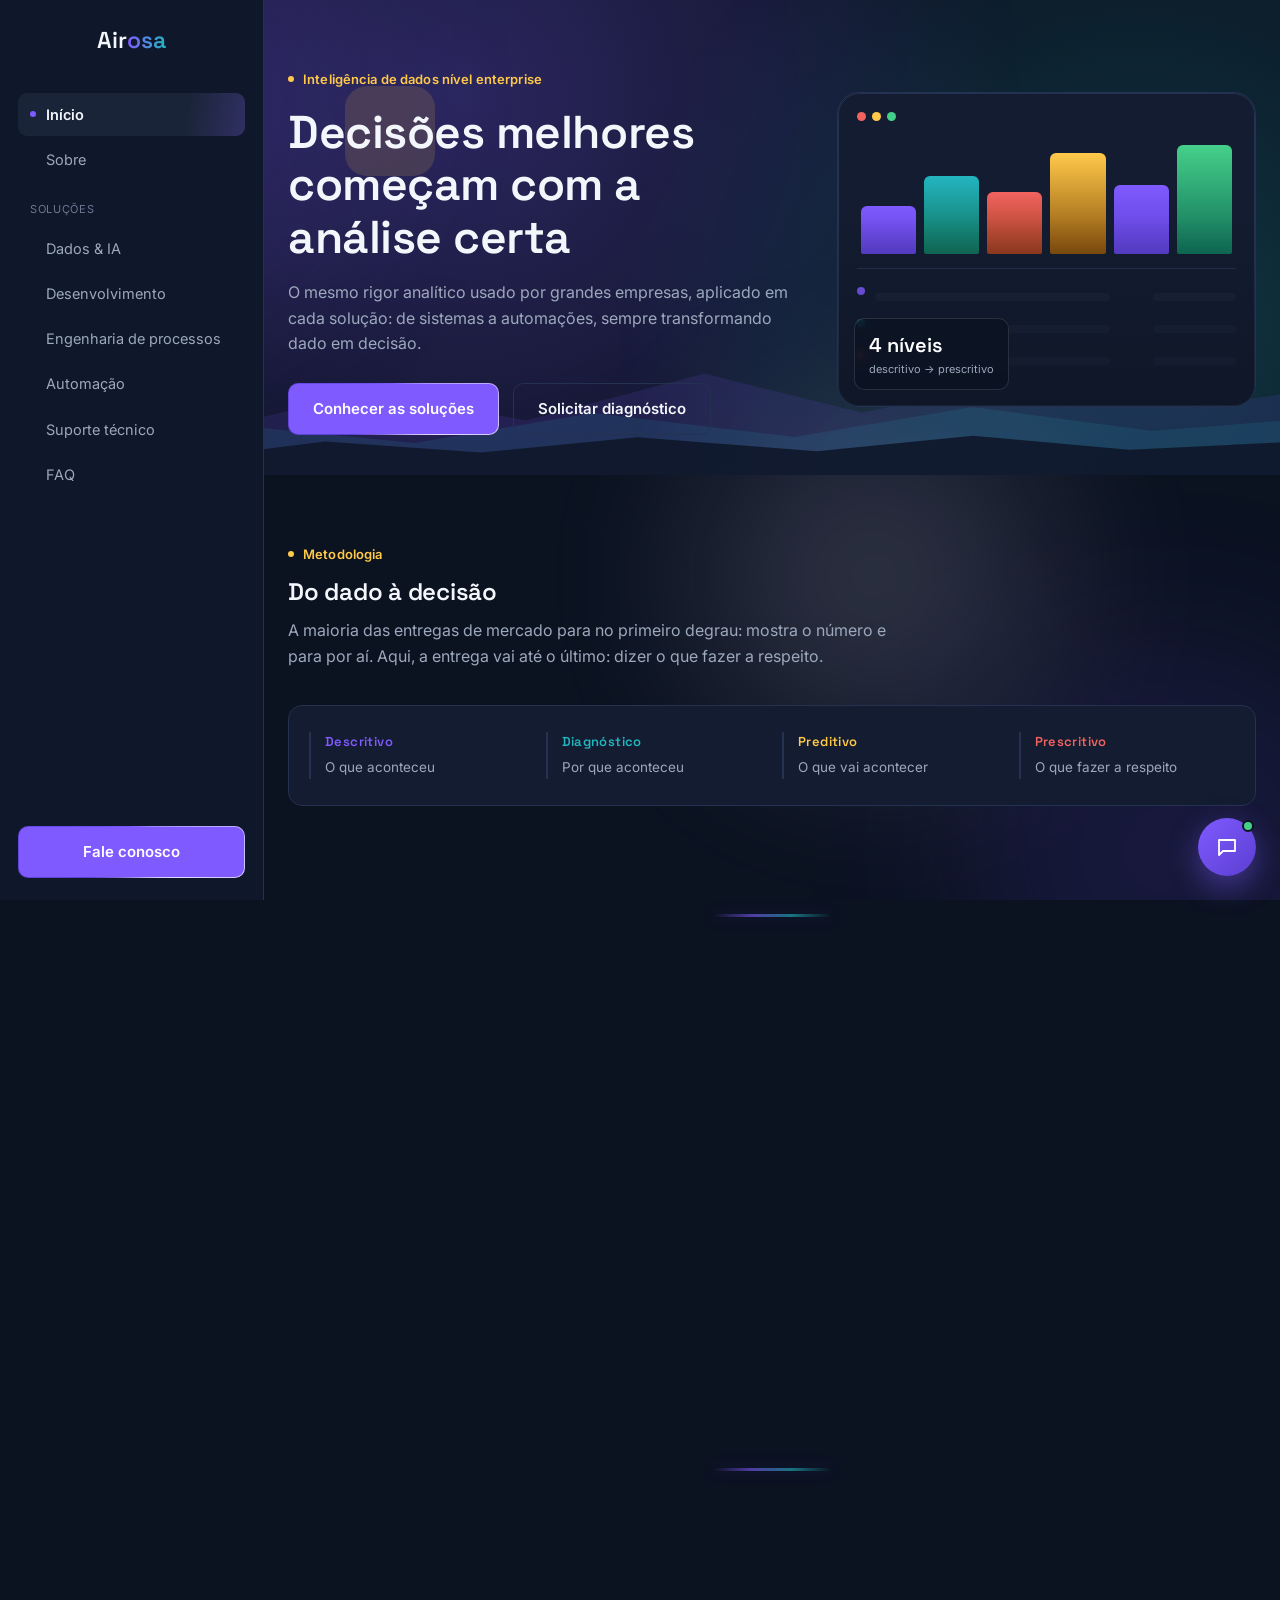
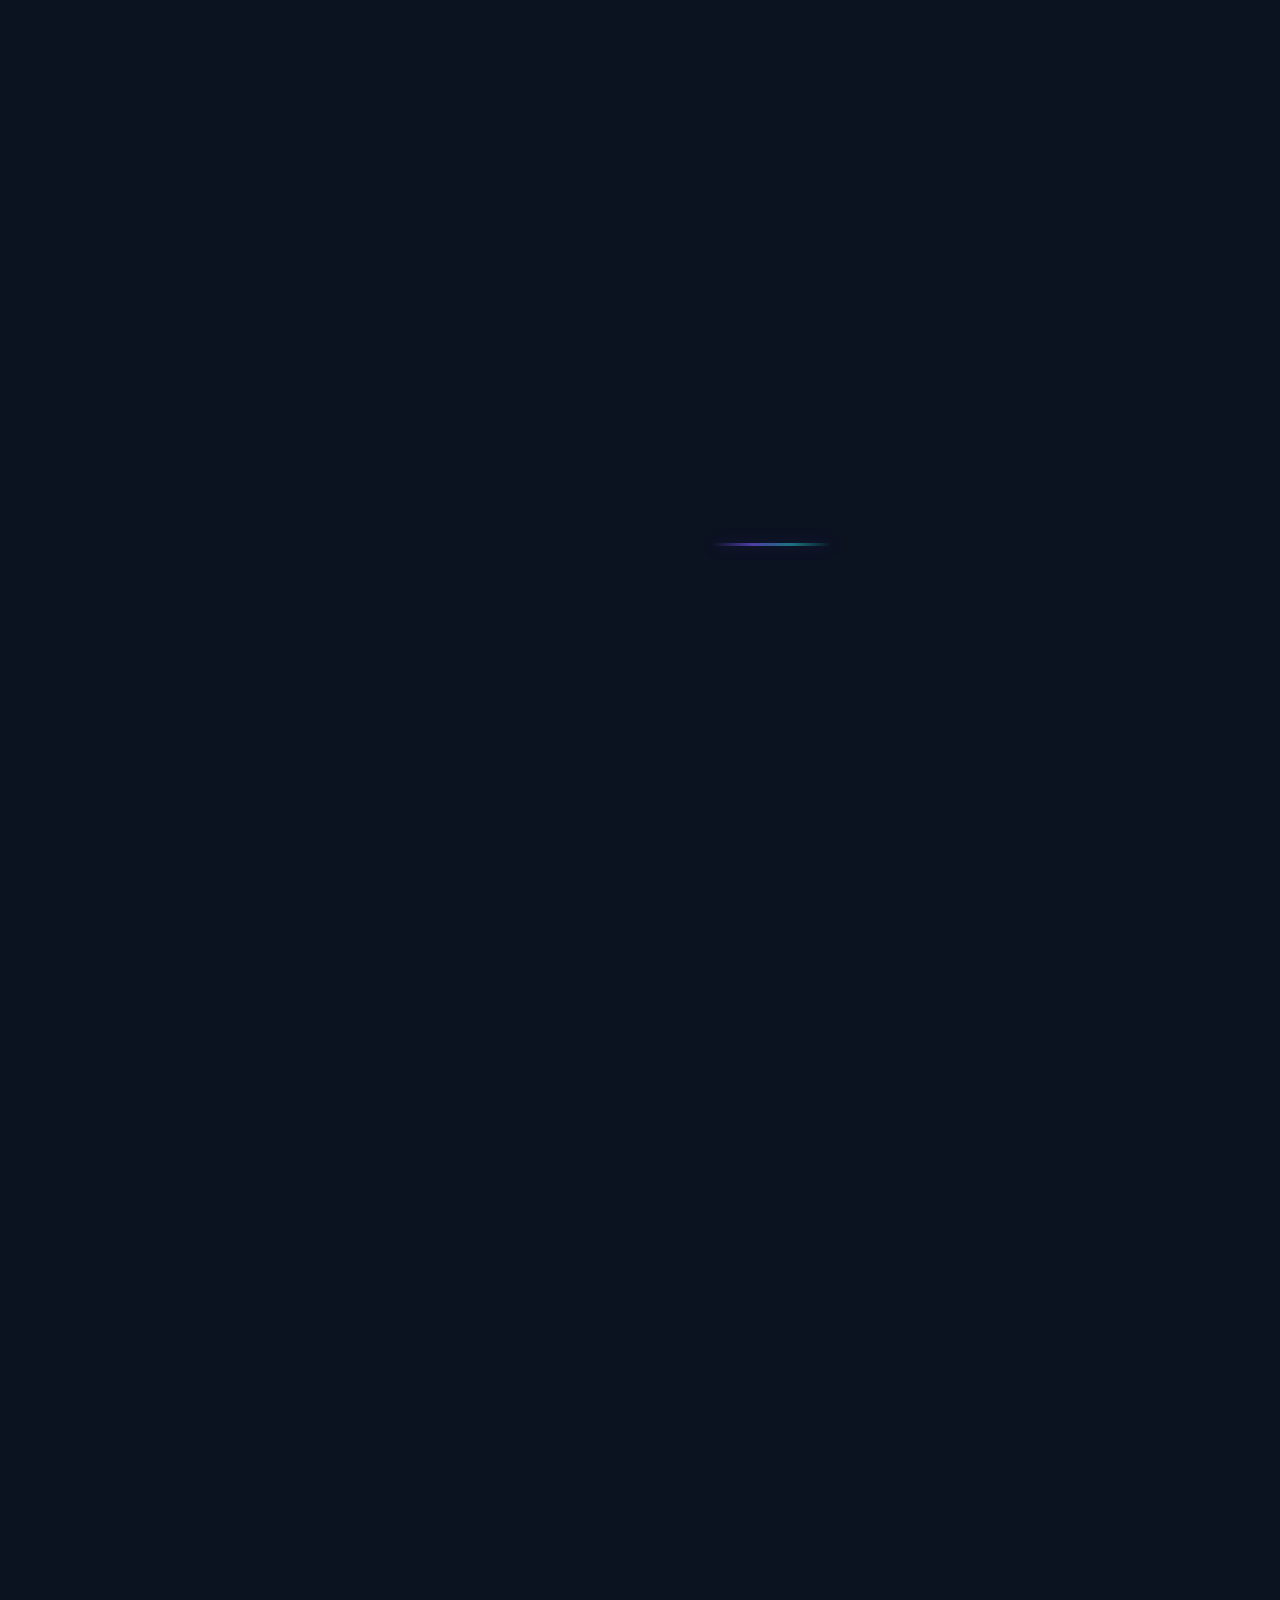
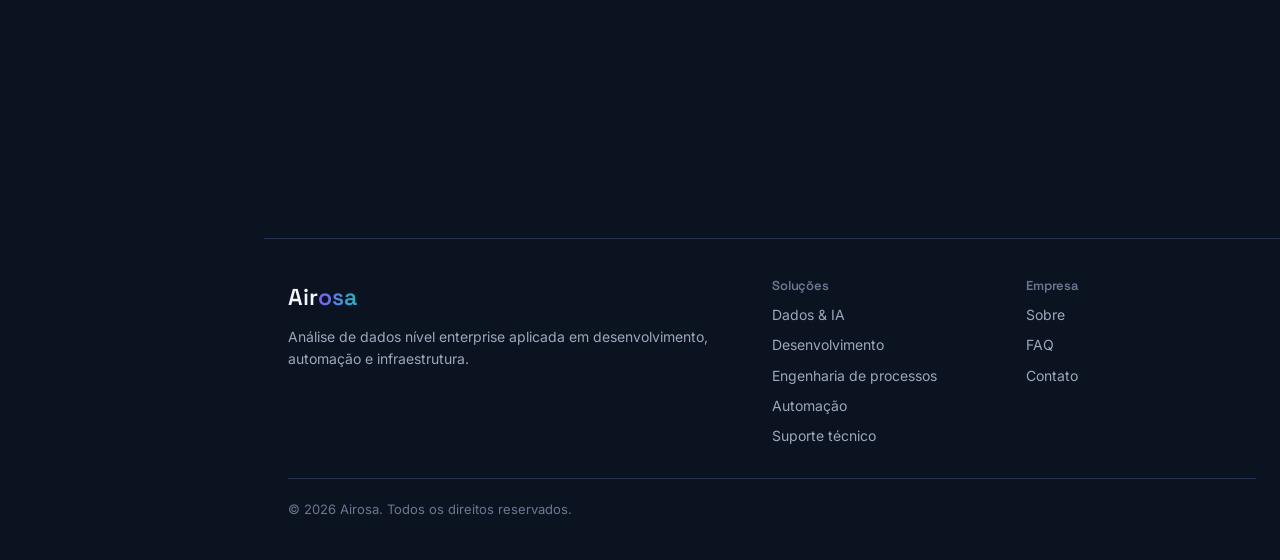
<file: index.html>
<!DOCTYPE html>
<html lang="pt-BR">
<head>
<meta charset="UTF-8">
<meta name="viewport" content="width=device-width, initial-scale=1.0">
<title>Início — Análise de dados, IA e desenvolvimento sob medida</title>
<meta name="description" content="Análise de dados nível enterprise aplicada em desenvolvimento, automação, engenharia de processos e suporte técnico.">

<!-- Open Graph — usado por LinkedIn, WhatsApp, Facebook etc. pra montar
     o preview quando o link é compartilhado. og:image precisa ser uma
     URL absoluta (o crawler busca direto, sem carregar o resto do site). -->
<meta property="og:type" content="website">
<meta property="og:site_name" content="Airosa">
<meta property="og:title" content="Início — Análise de dados, IA e desenvolvimento sob medida">
<meta property="og:description" content="Análise de dados nível enterprise aplicada em desenvolvimento, automação, engenharia de processos e suporte técnico.">
<meta property="og:image" content="https://airosa32.github.io/Home_Page_Linkedin/og-image.png">
<meta property="og:image:width" content="1200">
<meta property="og:image:height" content="630">
<meta property="og:url" content="https://airosa32.github.io/Home_Page_Linkedin/">

<meta name="twitter:card" content="summary_large_image">
<meta name="twitter:title" content="Início — Análise de dados, IA e desenvolvimento sob medida">
<meta name="twitter:description" content="Análise de dados nível enterprise aplicada em desenvolvimento, automação, engenharia de processos e suporte técnico.">
<meta name="twitter:image" content="https://airosa32.github.io/Home_Page_Linkedin/og-image.png">

<link rel="preconnect" href="https://fonts.googleapis.com">
<link href="https://fonts.googleapis.com/css2?family=Space+Grotesk:wght@500;600;700&family=Inter:wght@400;500;600&display=swap" rel="stylesheet">
<link rel="stylesheet" href="css/style.css?v=1788516163">
</head>
<body>
<div class="scroll-progress" aria-hidden="true"><div class="scroll-progress-bar"></div></div>
<div class="bg-ambient" aria-hidden="true">
  <span class="a1"></span>

  <span class="a2"></span>
  <span class="a3"></span>

</div>
<div class="mobile-topbar">
  <a href="index.html" class="logo mobile-logo">Air<span>osa</span></a>
  <button class="menu-toggle" aria-label="Abrir menu"><span class="hamburger"><span></span><span></span><span></span></span></button>
</div>
<aside class="sidebar">
  <div class="sidebar-top">
    <a href="index.html" class="logo">Air<span>osa</span></a>
    <button class="sidebar-close" aria-label="Fechar menu">×</button>
  </div>
  <nav class="side-nav">
    <a href="index.html" class="side-link active"><span class="side-dot"></span>Início</a>
      <a href="sobre.html" class="side-link"><span class="side-dot"></span>Sobre</a>
    <div class="side-group-label">Soluções</div>
    <a href="servicos/dados-ia.html" class="side-link"><span class="side-dot"></span>Dados & IA</a>
      <a href="servicos/desenvolvimento.html" class="side-link"><span class="side-dot"></span>Desenvolvimento</a>
      <a href="servicos/processos.html" class="side-link"><span class="side-dot"></span>Engenharia de processos</a>
      <a href="servicos/automacao.html" class="side-link"><span class="side-dot"></span>Automação</a>
      <a href="servicos/suporte.html" class="side-link"><span class="side-dot"></span>Suporte técnico</a>
    <a href="faq.html" class="side-link"><span class="side-dot"></span>FAQ</a>
  </nav>
  <a href="contato.html" class="btn btn-primary sidebar-cta">Fale conosco</a>
</aside>
<div class="sidebar-overlay"></div>
<main class="main-content">

<section class="hero-v2">
  <div class="hero-layer l1"></div>
  <div class="hero-layer l2"></div>
  <div class="hero-layer l3"></div>
  <div class="hero-layer l4"></div>
  <div class="mountain-layer m1"></div>
  <div class="mountain-layer m2"></div>
  <div class="mountain-layer m3"></div>
  <div class="container">
    <div>
      <span class="eyebrow hero-enter">Inteligência de dados nível enterprise</span>
      <h1 class="hero-enter">Decisões melhores começam com a análise certa</h1>
      <p class="lead hero-enter">O mesmo rigor analítico usado por grandes empresas, aplicado em cada solução: de sistemas a automações, sempre transformando dado em decisão.</p>
      <div class="hero-actions hero-enter">
        <a href="servicos/dados-ia.html" class="btn btn-primary">Conhecer as soluções</a>
        <a href="contato.html" class="btn btn-ghost">Solicitar diagnóstico</a>
      </div>
    </div>
    <div class="hero-media hero-enter">
      <div class="mock-dashboard" role="img" aria-label="Painel de análise de dados, ilustrativo">
        <div class="mock-topbar"><span></span><span></span><span></span></div>
        <div class="mock-chart">
          <div class="bar" style="height:42%"></div>
          <div class="bar" style="height:68%"></div>
          <div class="bar" style="height:54%"></div>
          <div class="bar" style="height:88%"></div>
          <div class="bar" style="height:60%"></div>
          <div class="bar" style="height:95%"></div>
        </div>
        <div class="mock-rows">
          <div class="mock-row"><span class="dot purple"></span><span class="bar1"></span><span class="bar2"></span></div>
          <div class="mock-row"><span class="dot teal"></span><span class="bar1"></span><span class="bar2"></span></div>
          <div class="mock-row"><span class="dot coral"></span><span class="bar1"></span><span class="bar2"></span></div>
        </div>
      </div>
      <div class="stat-chip"><div class="n">4 níveis</div><div class="l">descritivo → prescritivo</div></div>
    </div>
  </div>
</section>

<section>
  <div class="container">
    <div class="section-head reveal">
      <span class="eyebrow">Metodologia</span>
      <h2>Do dado à decisão</h2>
      <p>A maioria das entregas de mercado para no primeiro degrau: mostra o número e para por aí. Aqui, a entrega vai até o último: dizer o que fazer a respeito.</p>
    </div>
    <div class="method-strip reveal-down">
      <div class="method-step m1"><div class="num">Descritivo</div><p>O que aconteceu</p></div>
      <div class="method-step m2"><div class="num">Diagnóstico</div><p>Por que aconteceu</p></div>
      <div class="method-step m3"><div class="num">Preditivo</div><p>O que vai acontecer</p></div>
      <div class="method-step m4"><div class="num">Prescritivo</div><p>O que fazer a respeito</p></div>
    </div>
  </div>
</section>

<div class="container"><div class="section-divider"></div></div>

<section class="split-section">
  <div class="container">
    <div class="split-grid">
      <div class="split-media reveal-left"><div class="visual-panel purple" role="img" aria-label="O resultado não é um número. É uma decisão.">
        <div class="vp-icon"><svg viewBox="0 0 24 24" fill="none" stroke="currentColor" stroke-width="1.8" stroke-linecap="round" stroke-linejoin="round"><path d="M4 20V10"/><path d="M11 20V4"/><path d="M18 20v-7"/></svg></div>
        <span class="vp-dot d1"></span>
        <span class="vp-dot d2"></span>
        <span class="vp-dot d3"></span>
        <span class="vp-dot d4"></span>
      </div></div>
      <div class="split-text reveal-right">
        <span class="eyebrow c-purple">Diferencial</span>
        <h2>O resultado não é um número. É uma decisão.</h2>
        <p>Enquanto a maioria devolve um relatório bonito e te deixa sozinho com ele, aqui você recebe a decisão pronta: o que fazer, por que fazer, e o impacto esperado de fazer.</p>
        <ul class="">
        <li>Diagnóstico do problema real, não só do que foi pedido</li>
        <li>Recomendação de ação clara, não um relatório pra você interpretar sozinho</li>
        <li>Raiz em ciência da computação, não só usar ferramenta pronta</li>
        </ul>
      </div>
    </div>
  </div>
</section>

<div class="container"><div class="section-divider"></div></div>

<section>
  <div class="container">
    <div class="parallax-banner reveal">
      <div class="visual-panel purple" role="img" aria-label="O mesmo olhar analítico resolvendo problemas diferentes">
        <div class="vp-icon"><svg viewBox="0 0 24 24" fill="none" stroke="currentColor" stroke-width="1.8" stroke-linecap="round" stroke-linejoin="round"><path d="M12 3 3 8l9 5 9-5-9-5z"/><path d="M3 13l9 5 9-5"/></svg></div>
        <span class="vp-dot d1"></span>
        <span class="vp-dot d2"></span>
        <span class="vp-dot d3"></span>
        <span class="vp-dot d4"></span>
      </div>
      <div class="parallax-banner-content">
        <span class="eyebrow c-purple">Um raciocínio, cinco frentes</span>
        <h2>O mesmo olhar analítico resolvendo problemas diferentes</h2>
        <p>Dados, desenvolvimento, processos, automação e infraestrutura passam todos pelo mesmo método: medir, diagnosticar, prever e decidir.</p>
      </div>
    </div>
  </div>
</section>

<div class="container"><div class="section-divider"></div></div>

<section>
  <div class="container">
    <div class="section-head reveal">
      <span class="eyebrow">Soluções</span>
      <h2>Escolha a sua frente</h2>
      <p>As áreas abaixo não são serviços isolados: são o mesmo olhar analítico resolvendo problemas diferentes.</p>
    </div>
    <div class="cat-grid">
      <a href="servicos/dados-ia.html" class="cat-card featured reveal">
        <div class="icon-badge white"><svg viewBox="0 0 24 24" fill="none" stroke="currentColor" stroke-width="1.8" stroke-linecap="round" stroke-linejoin="round"><path d="M4 20V10"/><path d="M11 20V4"/><path d="M18 20v-7"/></svg></div>
        <span class="eyebrow">Solução principal</span>
        <h3>Inteligência de dados &amp; IA</h3>
        <p>Analytics, machine learning, deep learning, implementação de IA e chatbots.</p>
        <span class="cat-link">Ver soluções →</span>
      </a>
      <a href="servicos/desenvolvimento.html" class="cat-card reveal-left">
        <div class="icon-badge teal"><svg viewBox="0 0 24 24" fill="none" stroke="currentColor" stroke-width="1.8" stroke-linecap="round" stroke-linejoin="round"><path d="M9 6L3 12l6 6"/><path d="M15 6l6 6-6 6"/></svg></div>
        <h3>Engenharia de software</h3>
        <p>Sites, sistemas web, aplicações desktop e apps mobile.</p>
        <span class="cat-link">Ver soluções →</span>
      </a>
      <a href="servicos/processos.html" class="cat-card reveal-right">
        <div class="icon-badge coral"><svg viewBox="0 0 24 24" fill="none" stroke="currentColor" stroke-width="1.8" stroke-linecap="round" stroke-linejoin="round"><circle cx="5" cy="6" r="2.4"/><circle cx="19" cy="6" r="2.4"/><circle cx="12" cy="18" r="2.4"/><path d="M7 7.5L11 16"/><path d="M17 7.5L13 16"/></svg></div>
        <h3>Engenharia de processos</h3>
        <p>Mapeamento de fluxo, padronização e maximização de velocidade.</p>
        <span class="cat-link">Ver soluções →</span>
      </a>
      <a href="servicos/automacao.html" class="cat-card reveal-left">
        <div class="icon-badge amber"><svg viewBox="0 0 24 24" fill="none" stroke="currentColor" stroke-width="1.8" stroke-linecap="round" stroke-linejoin="round"><path d="M13 2 4 14h6l-1 8 9-12h-6l1-8z"/></svg></div>
        <h3>Automação inteligente</h3>
        <p>Automações com Python e n8n, integrando suas ferramentas.</p>
        <span class="cat-link">Ver soluções →</span>
      </a>
      <a href="servicos/suporte.html" class="cat-card reveal-right">
        <div class="icon-badge green"><svg viewBox="0 0 24 24" fill="none" stroke="currentColor" stroke-width="1.8" stroke-linecap="round" stroke-linejoin="round"><path d="M14.7 6.3a4 4 0 0 0-5.4 5.4L4 17l3 3 5.3-5.3a4 4 0 0 0 5.4-5.4l-2.6 2.6-2-2 2.6-2.6z"/></svg></div>
        <h3>Infraestrutura &amp; suporte técnico</h3>
        <p>Manutenção de PCs, celulares, impressoras e backup de dados.</p>
        <span class="cat-link">Ver soluções →</span>
      </a>
    </div>
  </div>
</section>

<section>
  <div class="container">
    <div class="cta-banner reveal-up">
      <h2>Pronto pra transformar dado em decisão?</h2>
      <p>Conte o desafio e receba um diagnóstico claro do que faz sentido pra sua realidade.</p>
      <a href="contato.html" class="btn btn-primary">Solicitar diagnóstico</a>
    </div>
  </div>
</section>

</main>
<div class="chat-widget" id="chatWidget">
  <button class="chat-toggle" id="chatToggle" aria-label="Abrir chat de suporte">
    <svg class="chat-icon-open" viewBox="0 0 24 24" fill="none" stroke="currentColor" stroke-width="1.8" stroke-linecap="round" stroke-linejoin="round"><path d="M4 5h16v11H8l-4 4V5z"/></svg>
    <svg class="chat-icon-close" viewBox="0 0 24 24" fill="none" stroke="currentColor" stroke-width="1.8" stroke-linecap="round" stroke-linejoin="round"><path d="M18 6L6 18M6 6l12 12"/></svg>
    <span class="chat-toggle-dot"></span>
  </button>
  <div class="chat-panel" id="chatPanel">
    <div class="chat-header">
      <div class="chat-header-info">
        <div class="chat-avatar">A</div>
        <div>
          <div class="chat-title">Assistente Airosa</div>
          <div class="chat-status"><span class="chat-status-dot"></span>Online</div>
        </div>
      </div>
    </div>
    <div class="chat-messages" id="chatMessages">
      <div class="chat-msg bot">Oi! Posso ajudar a entender qual serviço faz mais sentido pro seu caso. O que você precisa?</div>
    </div>
    <form class="chat-input-row" id="chatForm">
      <input type="text" id="chatInput" placeholder="Digite sua pergunta..." autocomplete="off">
      <button type="submit" class="chat-send" aria-label="Enviar mensagem">
        <svg viewBox="0 0 24 24" fill="none" stroke="currentColor" stroke-width="2" stroke-linecap="round" stroke-linejoin="round"><path d="M22 2 11 13"/><path d="M22 2 15 22l-4-9-9-4 20-7z"/></svg>
      </button>
    </form>
  </div>
</div>
<footer class="site-footer">
  <div class="container">
    <div class="footer-grid">
      <div>
        <a href="index.html" class="logo">Air<span>osa</span></a>
        <p style="margin-top:10px; font-size:14px;">Análise de dados nível enterprise aplicada em desenvolvimento, automação e infraestrutura.</p>
      </div>
      <div>
        <h4>Soluções</h4>
        <div class="footer-links">
          <a href="servicos/dados-ia.html">Dados &amp; IA</a>
          <a href="servicos/desenvolvimento.html">Desenvolvimento</a>
          <a href="servicos/processos.html">Engenharia de processos</a>
          <a href="servicos/automacao.html">Automação</a>
          <a href="servicos/suporte.html">Suporte técnico</a>
        </div>
      </div>
      <div>
        <h4>Empresa</h4>
        <div class="footer-links">
          <a href="sobre.html">Sobre</a>
          <a href="faq.html">FAQ</a>
          <a href="contato.html">Contato</a>
        </div>
      </div>
    </div>
    <div class="footer-bottom">© 2026 Airosa. Todos os direitos reservados.</div>
  </div>
</footer>
<script src="js/main.js?v=1788516163"></script>
<script src="js/chat-widget.js?v=1788516163"></script>
</body>
</html>
</file>
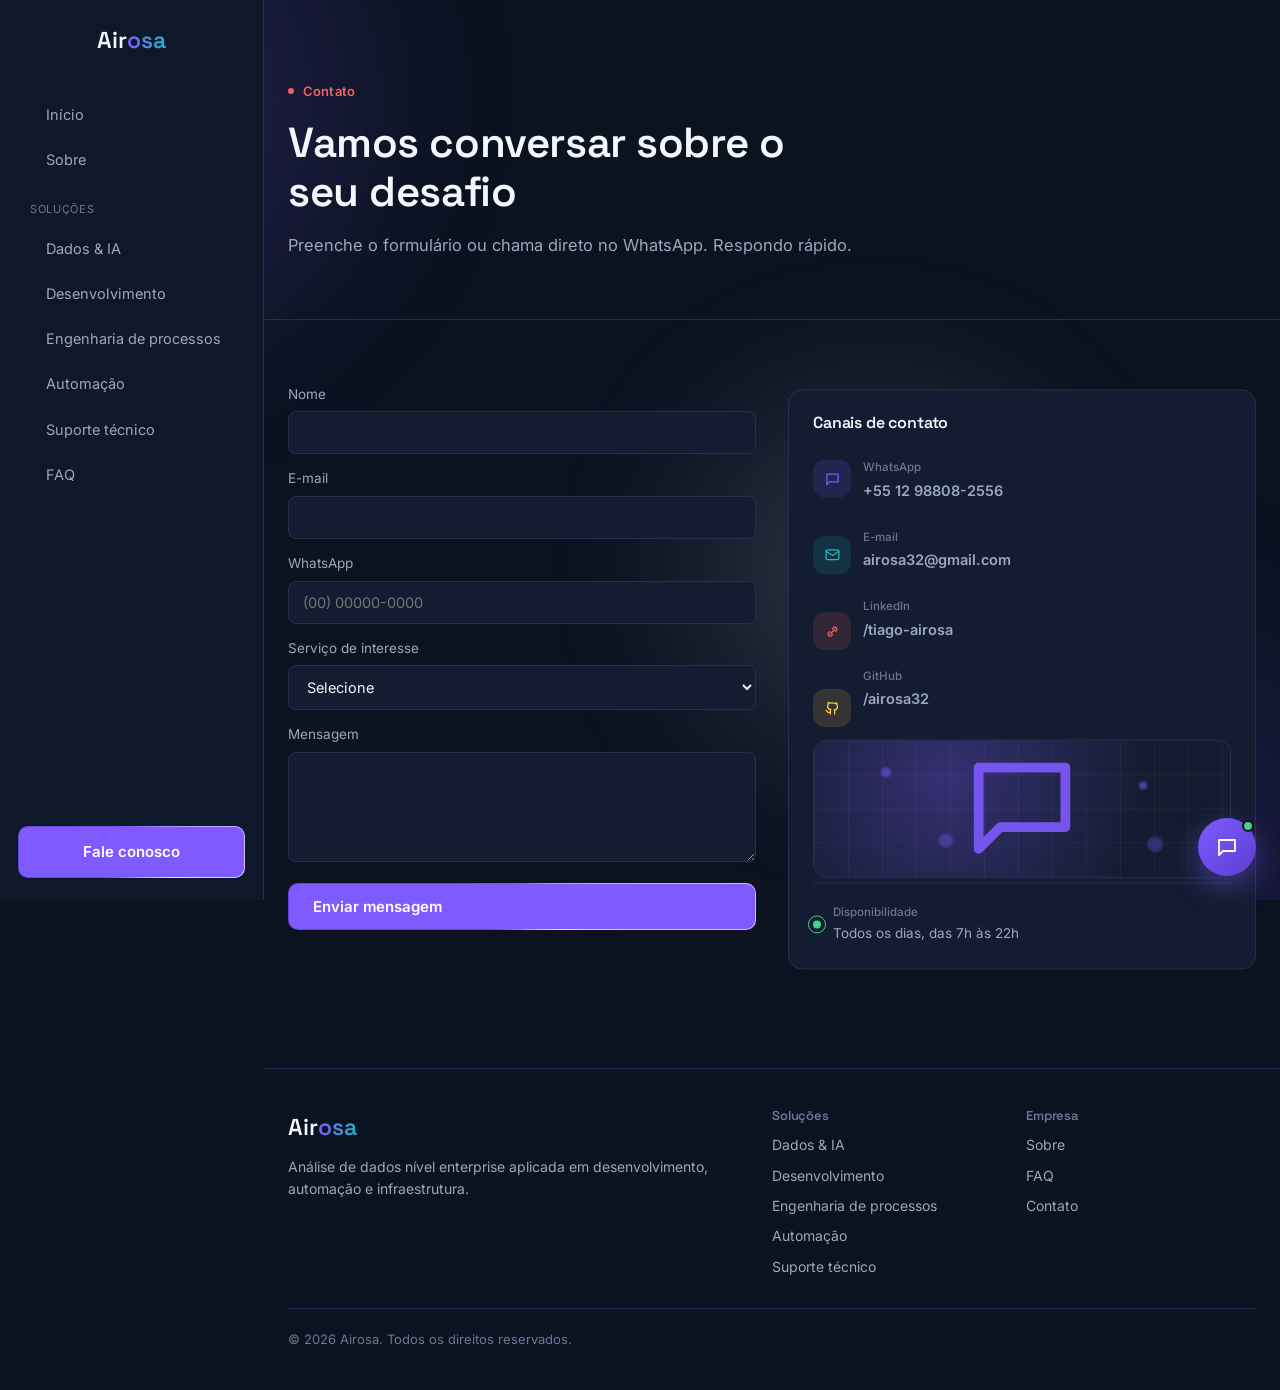
<file: contato.html>
<!DOCTYPE html>
<html lang="pt-BR">
<head>
<meta charset="UTF-8">
<meta name="viewport" content="width=device-width, initial-scale=1.0">
<title>Contato — Airosa</title>
<meta name="description" content="Fale sobre seu desafio e receba um diagnóstico.">

<!-- Open Graph — usado por LinkedIn, WhatsApp, Facebook etc. pra montar
     o preview quando o link é compartilhado. og:image precisa ser uma
     URL absoluta (o crawler busca direto, sem carregar o resto do site). -->
<meta property="og:type" content="website">
<meta property="og:site_name" content="Airosa">
<meta property="og:title" content="Contato — Airosa">
<meta property="og:description" content="Fale sobre seu desafio e receba um diagnóstico.">
<meta property="og:image" content="https://airosa32.github.io/Home_Page_Linkedin/og-image.png">
<meta property="og:image:width" content="1200">
<meta property="og:image:height" content="630">
<meta property="og:url" content="https://airosa32.github.io/Home_Page_Linkedin/">

<meta name="twitter:card" content="summary_large_image">
<meta name="twitter:title" content="Contato — Airosa">
<meta name="twitter:description" content="Fale sobre seu desafio e receba um diagnóstico.">
<meta name="twitter:image" content="https://airosa32.github.io/Home_Page_Linkedin/og-image.png">

<link rel="preconnect" href="https://fonts.googleapis.com">
<link href="https://fonts.googleapis.com/css2?family=Space+Grotesk:wght@500;600;700&family=Inter:wght@400;500;600&display=swap" rel="stylesheet">
<link rel="stylesheet" href="css/style.css?v=1788516163">
</head>
<body>
<div class="scroll-progress" aria-hidden="true"><div class="scroll-progress-bar"></div></div>
<div class="bg-ambient" aria-hidden="true">
  <span class="a1"></span>

  <span class="a2"></span>
  <span class="a3"></span>

</div>
<div class="mobile-topbar">
  <a href="index.html" class="logo mobile-logo">Air<span>osa</span></a>
  <button class="menu-toggle" aria-label="Abrir menu"><span class="hamburger"><span></span><span></span><span></span></span></button>
</div>
<aside class="sidebar">
  <div class="sidebar-top">
    <a href="index.html" class="logo">Air<span>osa</span></a>
    <button class="sidebar-close" aria-label="Fechar menu">×</button>
  </div>
  <nav class="side-nav">
    <a href="index.html" class="side-link"><span class="side-dot"></span>Início</a>
      <a href="sobre.html" class="side-link"><span class="side-dot"></span>Sobre</a>
    <div class="side-group-label">Soluções</div>
    <a href="servicos/dados-ia.html" class="side-link"><span class="side-dot"></span>Dados & IA</a>
      <a href="servicos/desenvolvimento.html" class="side-link"><span class="side-dot"></span>Desenvolvimento</a>
      <a href="servicos/processos.html" class="side-link"><span class="side-dot"></span>Engenharia de processos</a>
      <a href="servicos/automacao.html" class="side-link"><span class="side-dot"></span>Automação</a>
      <a href="servicos/suporte.html" class="side-link"><span class="side-dot"></span>Suporte técnico</a>
    <a href="faq.html" class="side-link"><span class="side-dot"></span>FAQ</a>
  </nav>
  <a href="contato.html" class="btn btn-primary sidebar-cta current">Fale conosco</a>
</aside>
<div class="sidebar-overlay"></div>
<main class="main-content">

<section class="page-hero">
  <div class="container">
    <span class="eyebrow c-coral hero-enter">Contato</span>
    <h1 class="hero-enter">Vamos conversar sobre o seu desafio</h1>
    <p class="lead hero-enter">Preenche o formulário ou chama direto no WhatsApp. Respondo rápido.</p>
  </div>
</section>
<section>
  <div class="container">
    <div class="contact-grid">
      <form class="contact-form reveal" id="contactForm" action="https://formspree.io/f/SEU_ID_AQUI" method="POST">
        <input type="hidden" name="_subject" value="Novo contato pelo site — Airosa">
        <div class="field"><label for="nome">Nome</label><input type="text" id="nome" name="nome" required></div>
        <div class="field"><label for="email">E-mail</label><input type="email" id="email" name="email" required></div>
        <div class="field"><label for="whatsapp">WhatsApp</label><input type="tel" id="whatsapp" name="whatsapp" placeholder="(00) 00000-0000"></div>
        <div class="field">
          <label for="servico">Serviço de interesse</label>
          <select id="servico" name="servico">
            <option value="">Selecione</option>
            <option>Dados &amp; IA</option><option>Desenvolvimento</option><option>Engenharia de processos</option>
            <option>Automação</option><option>Suporte técnico</option><option>Ainda não sei</option>
          </select>
        </div>
        <div class="field"><label for="mensagem">Mensagem</label><textarea id="mensagem" name="mensagem" required></textarea></div>
        <button type="submit" class="btn btn-primary" id="submitBtn"><span class="btn-label">Enviar mensagem</span></button>
        <div id="formNote" class="form-note"></div>
      </form>
      <div class="side-card reveal">
        <h3>Canais de contato</h3>
        <div class="channel-list">
          <a href="https://wa.me/5512988082556" class="channel-row" target="_blank" rel="noopener">
            <div class="icon-badge purple"><svg viewBox="0 0 24 24" fill="none" stroke="currentColor" stroke-width="1.8" stroke-linecap="round" stroke-linejoin="round"><path d="M4 5h16v11H8l-4 4V5z"/></svg></div>
            <div><div class="channel-label">WhatsApp</div>+55 12 98808-2556</div>
          </a>
          <a href="mailto:airosa32@gmail.com" class="channel-row">
            <div class="icon-badge teal"><svg viewBox="0 0 24 24" fill="none" stroke="currentColor" stroke-width="1.8" stroke-linecap="round" stroke-linejoin="round"><rect x="3" y="5" width="18" height="14" rx="2"/><path d="M3 7l9 6 9-6"/></svg></div>
            <div><div class="channel-label">E-mail</div>airosa32@gmail.com</div>
          </a>
          <a href="https://www.linkedin.com/in/tiago-airosa" class="channel-row" target="_blank" rel="noopener">
            <div class="icon-badge coral"><svg viewBox="0 0 24 24" fill="none" stroke="currentColor" stroke-width="1.8" stroke-linecap="round" stroke-linejoin="round"><path d="M9 15l6-6"/><path d="M8 12l-2 2a3 3 0 0 0 4 4l2-2"/><path d="M16 12l2-2a3 3 0 0 0-4-4l-2 2"/></svg></div>
            <div><div class="channel-label">LinkedIn</div>/tiago-airosa</div>
          </a>
          <a href="https://github.com/airosa32" class="channel-row" target="_blank" rel="noopener">
            <div class="icon-badge amber"><svg viewBox="0 0 24 24" fill="none" stroke="currentColor" stroke-width="1.8" stroke-linecap="round" stroke-linejoin="round"><path d="M9 19c-4.3 1.4-4.3-2.5-6-3m12 5v-3.5c0-1 .1-1.4-.5-2 2-.2 4.5-1 4.5-4.5 0-1-.5-2-1-2.5.2-.5.5-1.5 0-3 0 0-1 0-2.5 1.2A9 9 0 0 0 12 5.5a9 9 0 0 0-3.5.5C7 4.8 6 4.8 6 4.8c-.5 1.5-.2 2.5 0 3-.5.5-1 1.5-1 2.5 0 3.5 2.5 4.3 4.5 4.5-.6.6-.5 1-.5 2V21"/></svg></div>
            <div><div class="channel-label">GitHub</div>/airosa32</div>
          </a>
        </div>
        <div class="side-card-visual">
          <div class="visual-panel purple" role="img" aria-label="Sempre por perto">
        <div class="vp-icon"><svg viewBox="0 0 24 24" fill="none" stroke="currentColor" stroke-width="1.8" stroke-linecap="round" stroke-linejoin="round"><path d="M4 5h16v11H8l-4 4V5z"/></svg></div>
        <span class="vp-dot d1"></span>
        <span class="vp-dot d2"></span>
        <span class="vp-dot d3"></span>
        <span class="vp-dot d4"></span>
      </div>
        </div>
        <div class="availability">
          <span class="pulse-dot"></span>
          <div><div class="channel-label" style="margin-bottom:1px;">Disponibilidade</div>Todos os dias, das 7h às 22h</div>
        </div>
      </div>
    </div>
  </div>
</section>
<script>
  const contactForm = document.getElementById('contactForm');
  const submitBtn = document.getElementById('submitBtn');
  const btnLabel = submitBtn.querySelector('.btn-label');
  const formNote = document.getElementById('formNote');

  const iconInfo = '<svg class="note-icon" viewBox="0 0 24 24" fill="none" stroke="currentColor" stroke-width="2" stroke-linecap="round" stroke-linejoin="round"><circle cx="12" cy="12" r="9"/><path d="M12 8v5"/><circle cx="12" cy="16" r="0.5" fill="currentColor"/></svg>';
  const iconCheck = '<svg class="note-icon" viewBox="0 0 24 24" fill="none" stroke="currentColor" stroke-width="2" stroke-linecap="round" stroke-linejoin="round"><circle cx="12" cy="12" r="9"/><path d="M8 12l3 3 5-6"/></svg>';
  const iconWarn = '<svg class="note-icon" viewBox="0 0 24 24" fill="none" stroke="currentColor" stroke-width="2" stroke-linecap="round" stroke-linejoin="round"><path d="M12 9v4"/><circle cx="12" cy="16.5" r="0.5" fill="currentColor"/><path d="M10.3 3.9 1.8 18a2 2 0 0 0 1.7 3h17a2 2 0 0 0 1.7-3L13.7 3.9a2 2 0 0 0-3.4 0z"/></svg>';

  function setNote(icon, text, cls) {
    formNote.innerHTML = icon + '<span>' + text + '</span>';
    formNote.className = 'form-note show ' + cls;
  }

  contactForm.addEventListener('submit', async function (e) {
    e.preventDefault();
    const endpoint = contactForm.getAttribute('action');

    submitBtn.disabled = true;
    btnLabel.textContent = 'Enviando...';
    submitBtn.classList.add('sending');

    // Endpoint ainda não configurado — veja o README pra ativar o envio por e-mail
    if (!endpoint || endpoint.indexOf('SEU_ID_AQUI') !== -1) {
      setTimeout(function () {
        submitBtn.disabled = false;
        btnLabel.textContent = 'Enviar mensagem';
        submitBtn.classList.remove('sending');
        setNote(iconInfo, 'Formulário ainda não conectado a um serviço de envio. Veja o README pra ativar o envio por e-mail.', 'info');
      }, 650);
      return;
    }

    try {
      const res = await fetch(endpoint, {
        method: 'POST',
        body: new FormData(contactForm),
        headers: { 'Accept': 'application/json' },
      });
      submitBtn.disabled = false;
      submitBtn.classList.remove('sending');
      btnLabel.textContent = 'Enviar mensagem';
      if (res.ok) {
        setNote(iconCheck, 'Mensagem enviada! Você recebe uma resposta em breve.', 'success');
        contactForm.reset();
      } else {
        setNote(iconWarn, 'Não foi possível enviar agora. Tenta de novo ou chama no WhatsApp.', 'error');
      }
    } catch (err) {
      submitBtn.disabled = false;
      submitBtn.classList.remove('sending');
      btnLabel.textContent = 'Enviar mensagem';
      setNote(iconWarn, 'Não foi possível enviar agora. Tenta de novo ou chama no WhatsApp.', 'error');
    }
  });
</script>

</main>
<div class="chat-widget" id="chatWidget">
  <button class="chat-toggle" id="chatToggle" aria-label="Abrir chat de suporte">
    <svg class="chat-icon-open" viewBox="0 0 24 24" fill="none" stroke="currentColor" stroke-width="1.8" stroke-linecap="round" stroke-linejoin="round"><path d="M4 5h16v11H8l-4 4V5z"/></svg>
    <svg class="chat-icon-close" viewBox="0 0 24 24" fill="none" stroke="currentColor" stroke-width="1.8" stroke-linecap="round" stroke-linejoin="round"><path d="M18 6L6 18M6 6l12 12"/></svg>
    <span class="chat-toggle-dot"></span>
  </button>
  <div class="chat-panel" id="chatPanel">
    <div class="chat-header">
      <div class="chat-header-info">
        <div class="chat-avatar">A</div>
        <div>
          <div class="chat-title">Assistente Airosa</div>
          <div class="chat-status"><span class="chat-status-dot"></span>Online</div>
        </div>
      </div>
    </div>
    <div class="chat-messages" id="chatMessages">
      <div class="chat-msg bot">Oi! Posso ajudar a entender qual serviço faz mais sentido pro seu caso. O que você precisa?</div>
    </div>
    <form class="chat-input-row" id="chatForm">
      <input type="text" id="chatInput" placeholder="Digite sua pergunta..." autocomplete="off">
      <button type="submit" class="chat-send" aria-label="Enviar mensagem">
        <svg viewBox="0 0 24 24" fill="none" stroke="currentColor" stroke-width="2" stroke-linecap="round" stroke-linejoin="round"><path d="M22 2 11 13"/><path d="M22 2 15 22l-4-9-9-4 20-7z"/></svg>
      </button>
    </form>
  </div>
</div>
<footer class="site-footer">
  <div class="container">
    <div class="footer-grid">
      <div>
        <a href="index.html" class="logo">Air<span>osa</span></a>
        <p style="margin-top:10px; font-size:14px;">Análise de dados nível enterprise aplicada em desenvolvimento, automação e infraestrutura.</p>
      </div>
      <div>
        <h4>Soluções</h4>
        <div class="footer-links">
          <a href="servicos/dados-ia.html">Dados &amp; IA</a>
          <a href="servicos/desenvolvimento.html">Desenvolvimento</a>
          <a href="servicos/processos.html">Engenharia de processos</a>
          <a href="servicos/automacao.html">Automação</a>
          <a href="servicos/suporte.html">Suporte técnico</a>
        </div>
      </div>
      <div>
        <h4>Empresa</h4>
        <div class="footer-links">
          <a href="sobre.html">Sobre</a>
          <a href="faq.html">FAQ</a>
          <a href="contato.html">Contato</a>
        </div>
      </div>
    </div>
    <div class="footer-bottom">© 2026 Airosa. Todos os direitos reservados.</div>
  </div>
</footer>
<script src="js/main.js?v=1788516163"></script>
<script src="js/chat-widget.js?v=1788516163"></script>
</body>
</html>
</file>
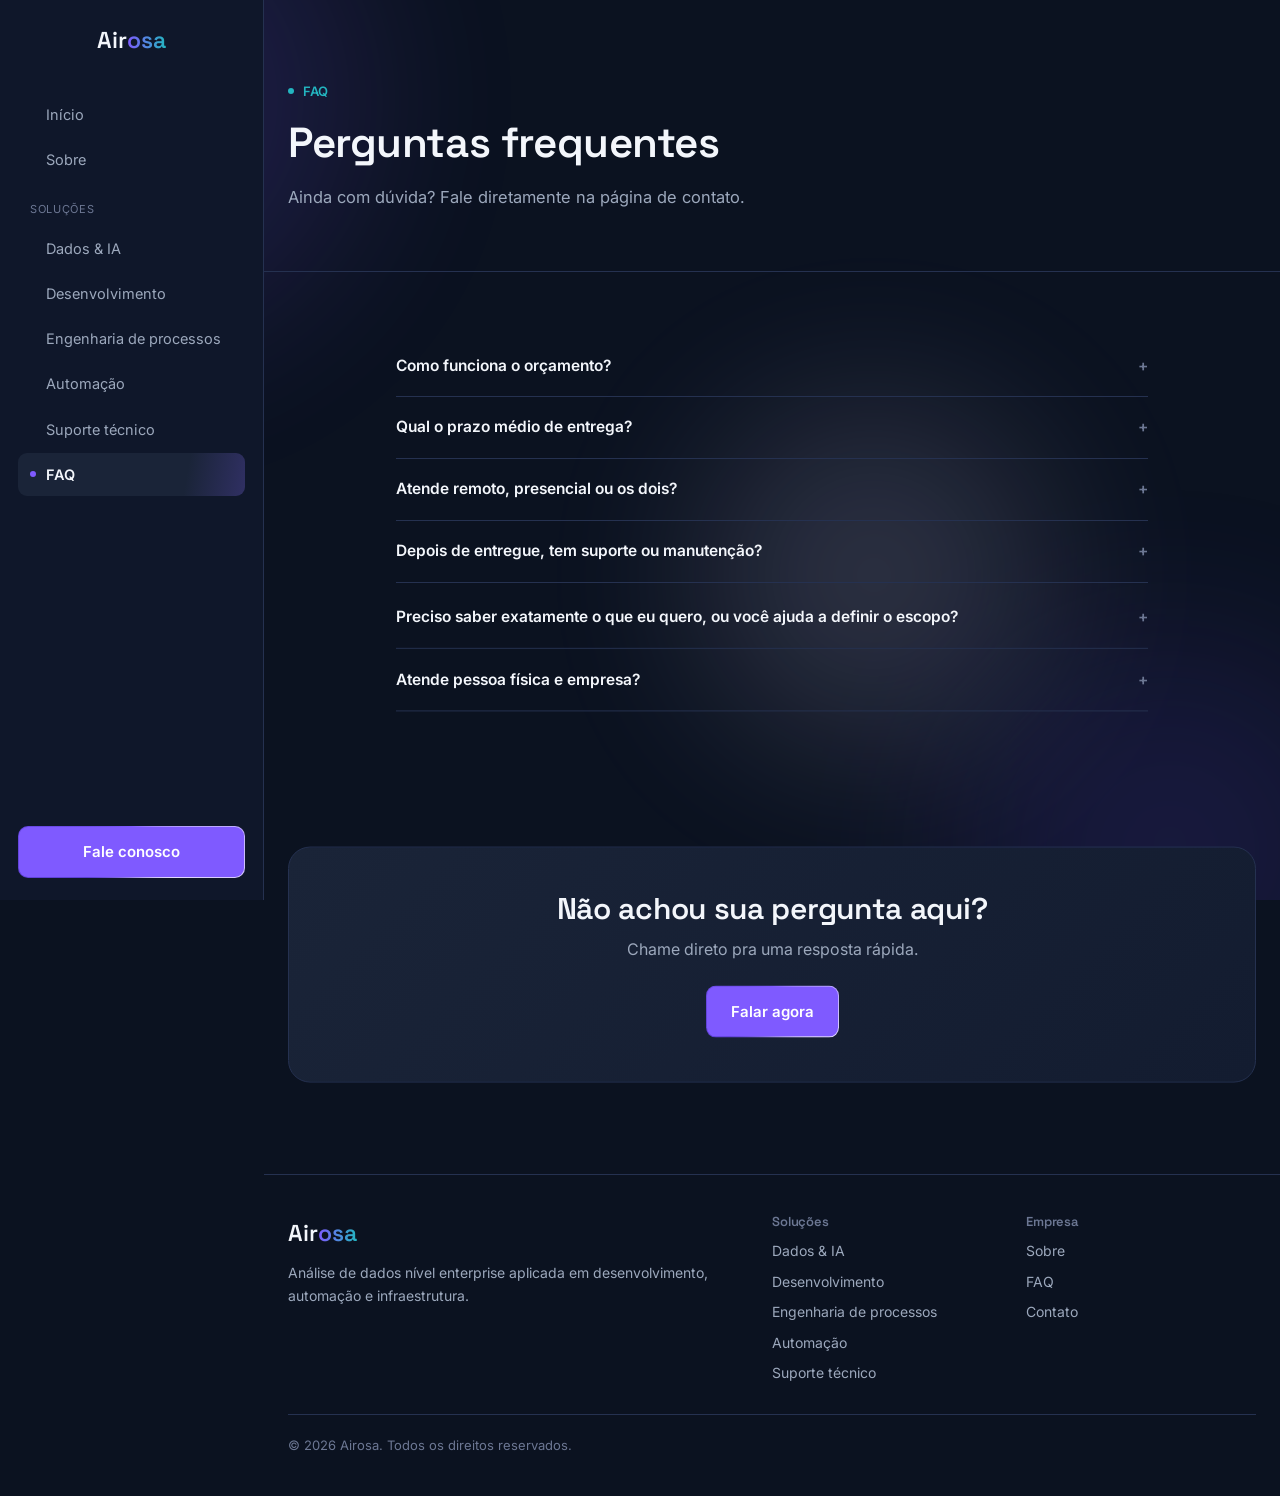
<file: faq.html>
<!DOCTYPE html>
<html lang="pt-BR">
<head>
<meta charset="UTF-8">
<meta name="viewport" content="width=device-width, initial-scale=1.0">
<title>Perguntas frequentes — Airosa</title>
<meta name="description" content="Perguntas frequentes sobre orçamento, prazo e forma de trabalho.">
<link rel="preconnect" href="https://fonts.googleapis.com">
<link href="https://fonts.googleapis.com/css2?family=Space+Grotesk:wght@500;600;700&family=Inter:wght@400;500;600&display=swap" rel="stylesheet">
<link rel="stylesheet" href="css/style.css">
</head>
<body>
<div class="bg-ambient" aria-hidden="true">
  <span class="a1"></span>
  <span class="a2"></span>
  <span class="a3"></span>
</div>
<div class="mobile-topbar">
  <a href="index.html" class="logo mobile-logo">Air<span>osa</span></a>
  <button class="menu-toggle" aria-label="Abrir menu"><span class="hamburger"><span></span><span></span><span></span></span></button>
</div>
<aside class="sidebar">
  <div class="sidebar-top">
    <a href="index.html" class="logo">Air<span>osa</span></a>
    <button class="sidebar-close" aria-label="Fechar menu">×</button>
  </div>
  <nav class="side-nav">
    <a href="index.html" class="side-link"><span class="side-dot"></span>Início</a>
      <a href="sobre.html" class="side-link"><span class="side-dot"></span>Sobre</a>
    <div class="side-group-label">Soluções</div>
    <a href="servicos/dados-ia.html" class="side-link"><span class="side-dot"></span>Dados & IA</a>
      <a href="servicos/desenvolvimento.html" class="side-link"><span class="side-dot"></span>Desenvolvimento</a>
      <a href="servicos/processos.html" class="side-link"><span class="side-dot"></span>Engenharia de processos</a>
      <a href="servicos/automacao.html" class="side-link"><span class="side-dot"></span>Automação</a>
      <a href="servicos/suporte.html" class="side-link"><span class="side-dot"></span>Suporte técnico</a>
    <a href="faq.html" class="side-link active"><span class="side-dot"></span>FAQ</a>
  </nav>
  <a href="contato.html" class="btn btn-primary sidebar-cta">Fale conosco</a>
</aside>
<div class="sidebar-overlay"></div>
<main class="main-content">

<section class="page-hero">
  <div class="container">
    <span class="eyebrow c-teal hero-enter">FAQ</span>
    <h1 class="hero-enter">Perguntas frequentes</h1>
    <p class="lead hero-enter">Ainda com dúvida? Fale diretamente na página de contato.</p>
  </div>
</section>
<section>
  <div class="container" style="max-width: 800px;">
    <details class="faq-item reveal"><summary>Como funciona o orçamento?</summary><p>O modelo varia conforme o projeto: pode ser fechado, com escopo definido, ou por hora, dependendo do que fizer mais sentido pra cada caso.</p></details>
    <details class="faq-item reveal"><summary>Qual o prazo médio de entrega?</summary><p>O prazo varia de acordo com a complexidade do projeto. Depois do diagnóstico inicial, um prazo específico é definido antes de começar.</p></details>
    <details class="faq-item reveal"><summary>Atende remoto, presencial ou os dois?</summary><p>Atende os dois cenários, remoto ou presencial, de acordo com a necessidade do projeto.</p></details>
    <details class="faq-item reveal"><summary>Depois de entregue, tem suporte ou manutenção?</summary><p>Sim, há uma janela de suporte após a entrega para ajustes e dúvidas.</p></details>
    <details class="faq-item reveal"><summary>Preciso saber exatamente o que eu quero, ou você ajuda a definir o escopo?</summary><p>Não é necessário chegar com tudo definido. Parte do processo é justamente ajudar a transformar o problema em um escopo claro.</p></details>
    <details class="faq-item reveal"><summary>Atende pessoa física e empresa?</summary><p>Atende os dois cenários, pessoa física e empresa, de acordo com a necessidade do projeto.</p></details>
  </div>
</section>
<section>
  <div class="container">
    <div class="cta-banner reveal">
      <h2>Não achou sua pergunta aqui?</h2>
      <p>Chame direto pra uma resposta rápida.</p>
      <a href="contato.html" class="btn btn-primary">Falar agora</a>
    </div>
  </div>
</section>

</main>
<footer class="site-footer">
  <div class="container">
    <div class="footer-grid">
      <div>
        <a href="index.html" class="logo">Air<span>osa</span></a>
        <p style="margin-top:10px; font-size:14px;">Análise de dados nível enterprise aplicada em desenvolvimento, automação e infraestrutura.</p>
      </div>
      <div>
        <h4>Soluções</h4>
        <div class="footer-links">
          <a href="servicos/dados-ia.html">Dados &amp; IA</a>
          <a href="servicos/desenvolvimento.html">Desenvolvimento</a>
          <a href="servicos/processos.html">Engenharia de processos</a>
          <a href="servicos/automacao.html">Automação</a>
          <a href="servicos/suporte.html">Suporte técnico</a>
        </div>
      </div>
      <div>
        <h4>Empresa</h4>
        <div class="footer-links">
          <a href="sobre.html">Sobre</a>
          <a href="faq.html">FAQ</a>
          <a href="contato.html">Contato</a>
        </div>
      </div>
    </div>
    <div class="footer-bottom">© 2026 Airosa. Todos os direitos reservados.</div>
  </div>
</footer>
<script src="js/main.js"></script>
</body>
</html>
</file>
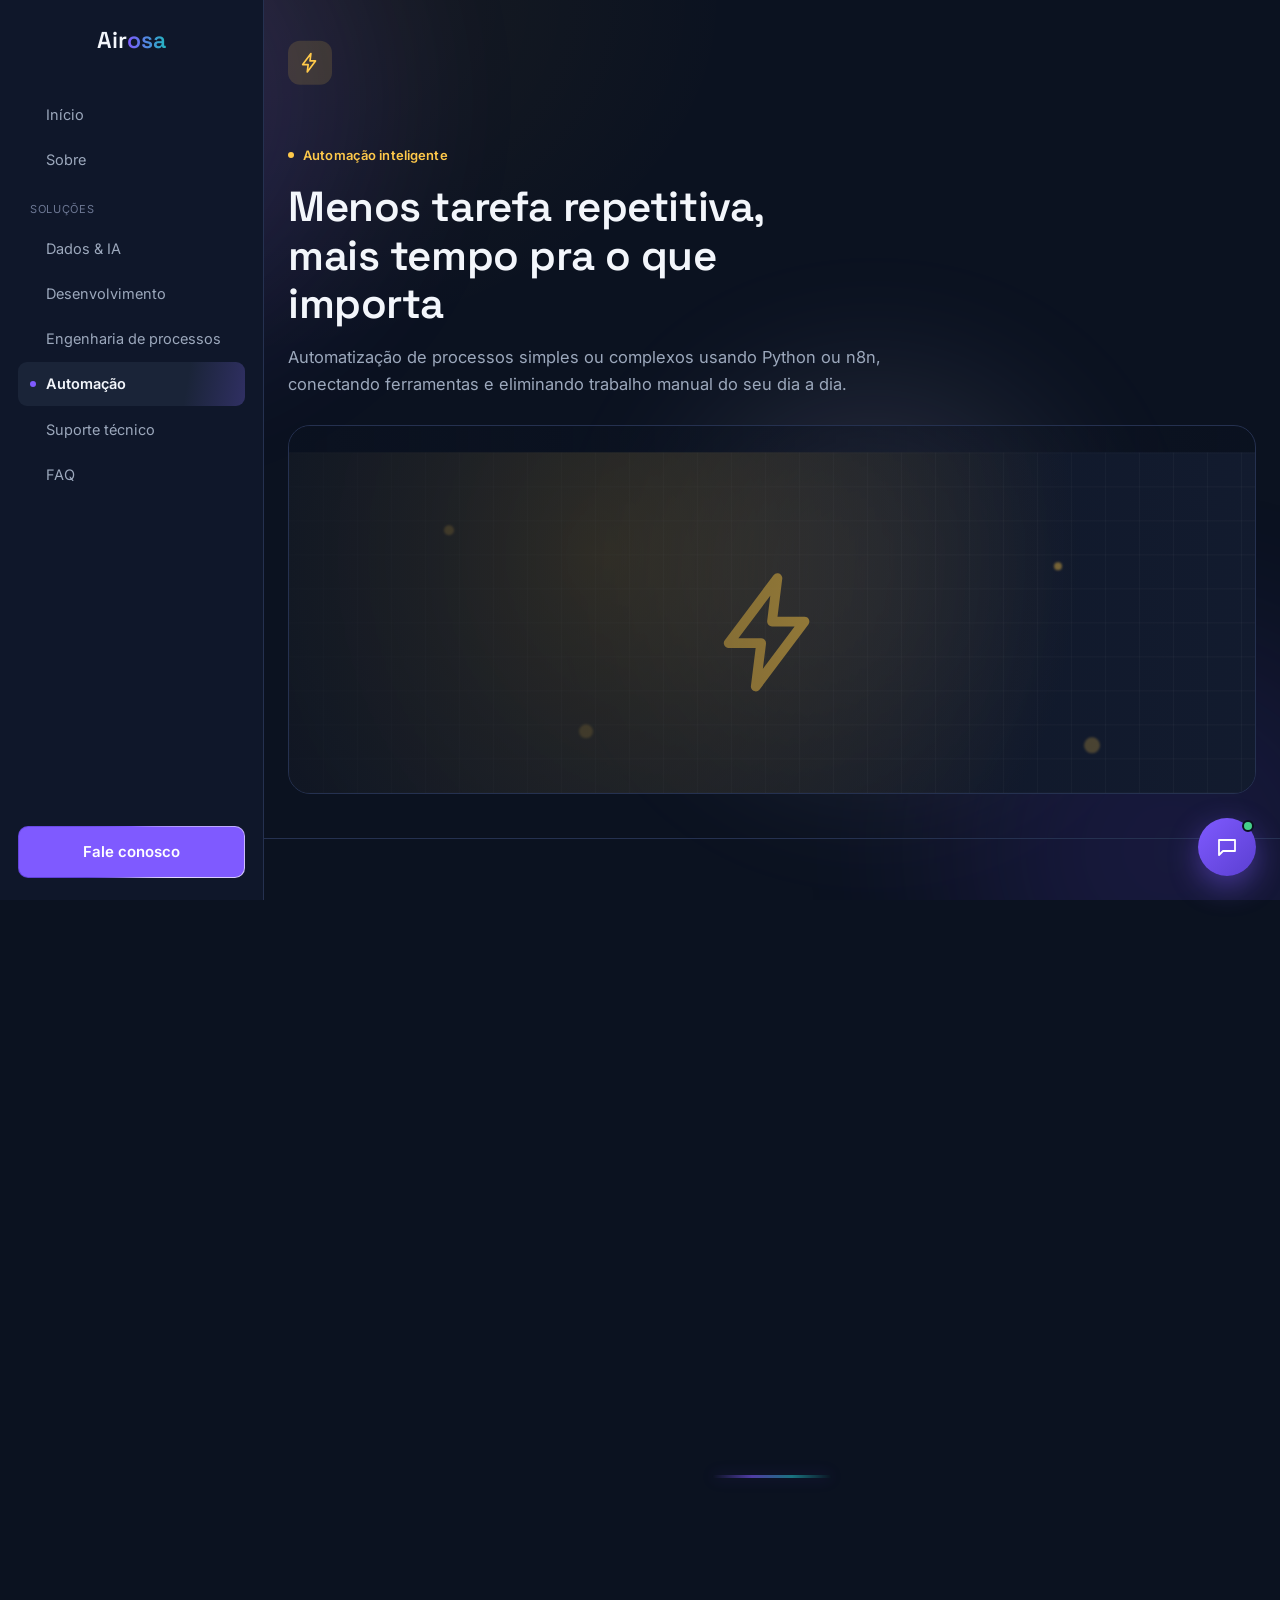
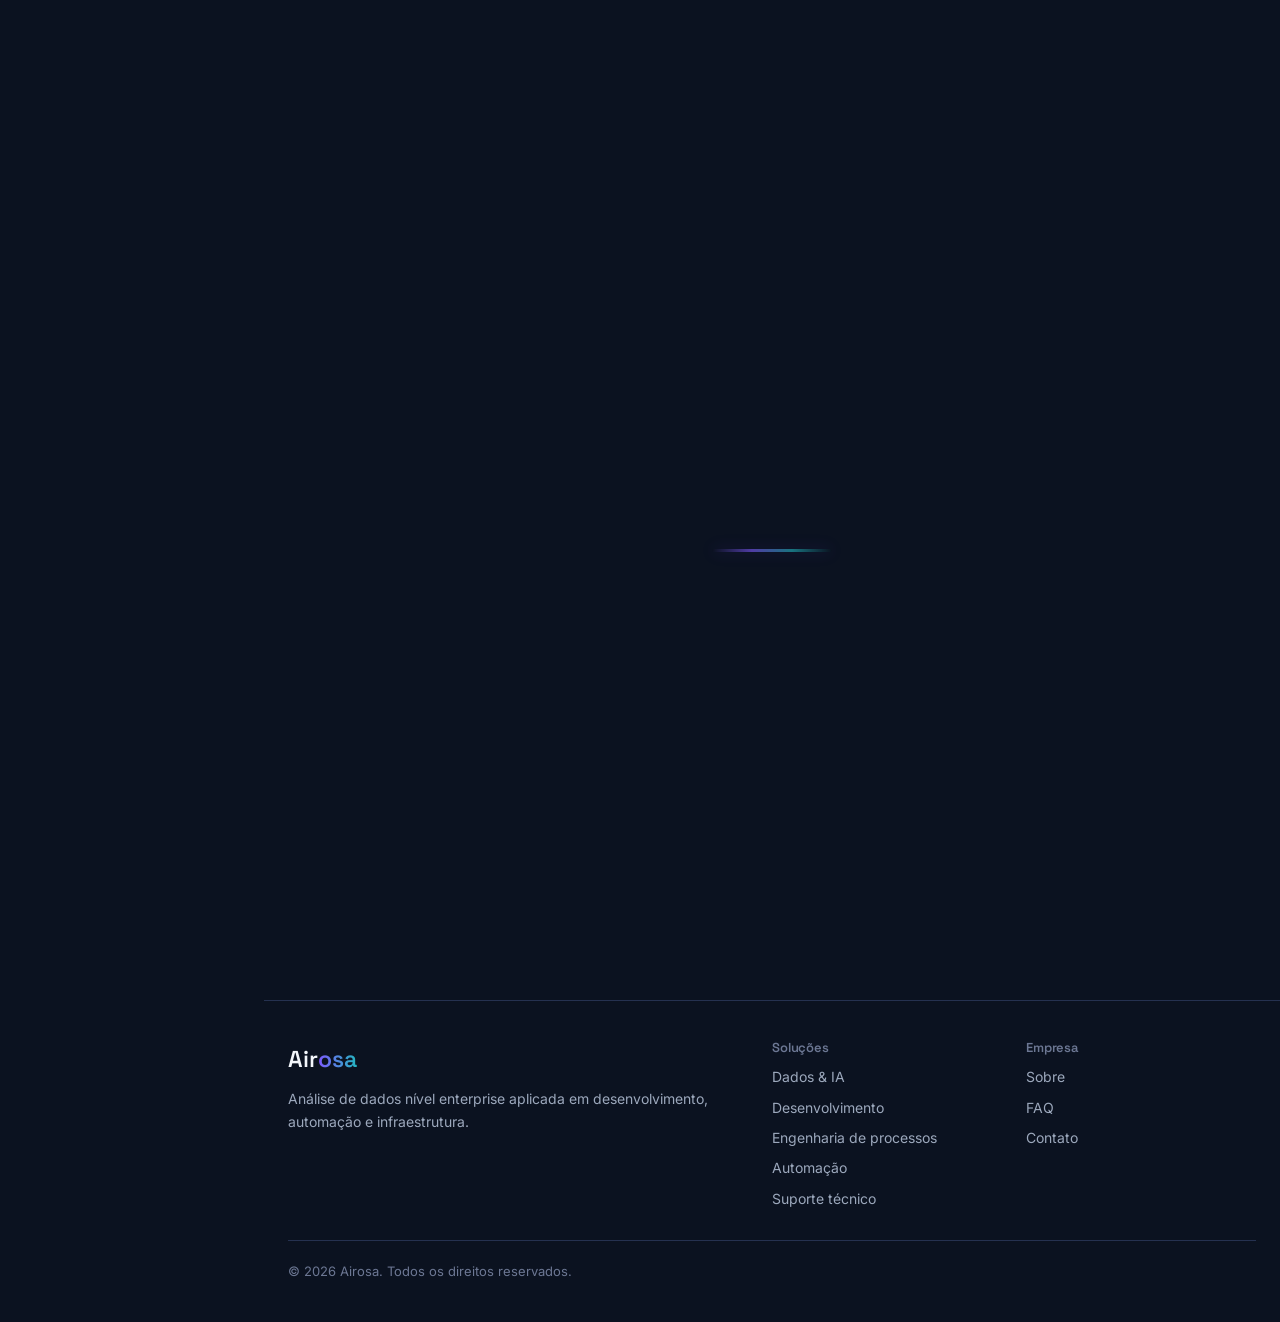
<file: servicos/automacao.html>
<!DOCTYPE html>
<html lang="pt-BR">
<head>
<meta charset="UTF-8">
<meta name="viewport" content="width=device-width, initial-scale=1.0">
<title>Automação — Python e n8n</title>
<meta name="description" content="Automação de processos simples ou complexos com Python e n8n.">

<!-- Open Graph — usado por LinkedIn, WhatsApp, Facebook etc. pra montar
     o preview quando o link é compartilhado. og:image precisa ser uma
     URL absoluta (o crawler busca direto, sem carregar o resto do site). -->
<meta property="og:type" content="website">
<meta property="og:site_name" content="Airosa">
<meta property="og:title" content="Automação — Python e n8n">
<meta property="og:description" content="Automação de processos simples ou complexos com Python e n8n.">
<meta property="og:image" content="https://airosa32.github.io/Home_Page_Linkedin/og-image.png">
<meta property="og:image:width" content="1200">
<meta property="og:image:height" content="630">
<meta property="og:url" content="https://airosa32.github.io/Home_Page_Linkedin/">

<meta name="twitter:card" content="summary_large_image">
<meta name="twitter:title" content="Automação — Python e n8n">
<meta name="twitter:description" content="Automação de processos simples ou complexos com Python e n8n.">
<meta name="twitter:image" content="https://airosa32.github.io/Home_Page_Linkedin/og-image.png">

<link rel="preconnect" href="https://fonts.googleapis.com">
<link href="https://fonts.googleapis.com/css2?family=Space+Grotesk:wght@500;600;700&family=Inter:wght@400;500;600&display=swap" rel="stylesheet">
<link rel="stylesheet" href="../css/style.css">
</head>
<body class="tint-amber">
<div class="scroll-progress" aria-hidden="true"><div class="scroll-progress-bar"></div></div>
<div class="bg-ambient" aria-hidden="true">
  <span class="a1"></span>

  <span class="a2"></span>
  <span class="a3"></span>

</div>
<div class="mobile-topbar">
  <a href="../index.html" class="logo mobile-logo">Air<span>osa</span></a>
  <button class="menu-toggle" aria-label="Abrir menu"><span class="hamburger"><span></span><span></span><span></span></span></button>
</div>
<aside class="sidebar">
  <div class="sidebar-top">
    <a href="../index.html" class="logo">Air<span>osa</span></a>
    <button class="sidebar-close" aria-label="Fechar menu">×</button>
  </div>
  <nav class="side-nav">
    <a href="../index.html" class="side-link"><span class="side-dot"></span>Início</a>
      <a href="../sobre.html" class="side-link"><span class="side-dot"></span>Sobre</a>
    <div class="side-group-label">Soluções</div>
    <a href="../servicos/dados-ia.html" class="side-link"><span class="side-dot"></span>Dados & IA</a>
      <a href="../servicos/desenvolvimento.html" class="side-link"><span class="side-dot"></span>Desenvolvimento</a>
      <a href="../servicos/processos.html" class="side-link"><span class="side-dot"></span>Engenharia de processos</a>
      <a href="../servicos/automacao.html" class="side-link active"><span class="side-dot"></span>Automação</a>
      <a href="../servicos/suporte.html" class="side-link"><span class="side-dot"></span>Suporte técnico</a>
    <a href="../faq.html" class="side-link"><span class="side-dot"></span>FAQ</a>
  </nav>
  <a href="../contato.html" class="btn btn-primary sidebar-cta">Fale conosco</a>
</aside>
<div class="sidebar-overlay"></div>
<main class="main-content">

<section class="page-hero">
  <div class="container">
    <div class="icon-badge amber hero-enter"><svg viewBox="0 0 24 24" fill="none" stroke="currentColor" stroke-width="1.8" stroke-linecap="round" stroke-linejoin="round"><path d="M13 2 4 14h6l-1 8 9-12h-6l1-8z"/></svg></div>
    <span class="eyebrow c-amber hero-enter">Automação inteligente</span>
    <h1 class="hero-enter">Menos tarefa repetitiva, mais tempo pra o que importa</h1>
    <p class="lead hero-enter">Automatização de processos simples ou complexos usando Python ou n8n, conectando ferramentas e eliminando trabalho manual do seu dia a dia.</p>
    <div class="page-media reveal">
      <div class="visual-panel amber" role="img" aria-label="Menos tarefa repetitiva, mais tempo pra o que importa">
        <div class="vp-icon"><svg viewBox="0 0 24 24" fill="none" stroke="currentColor" stroke-width="1.8" stroke-linecap="round" stroke-linejoin="round"><path d="M13 2 4 14h6l-1 8 9-12h-6l1-8z"/></svg></div>
        <span class="vp-dot d1"></span>
        <span class="vp-dot d2"></span>
        <span class="vp-dot d3"></span>
        <span class="vp-dot d4"></span>
      </div>
    </div>
  </div>
</section>

<section>
  <div class="container">
    
    <div class="service-list">
      <div class="service-item reveal-left">
        <div class="icon-badge amber"><svg viewBox="0 0 24 24" fill="none" stroke="currentColor" stroke-width="1.8" stroke-linecap="round" stroke-linejoin="round"><path d="M9 6L3 12l6 6"/><path d="M15 6l6 6-6 6"/></svg></div>
        <h3>Automação com Python</h3>
        <p>Scripts sob medida pra tarefas específicas: extração de dados, envio de relatórios, integração entre sistemas.</p>
        <div class="who"><b>Pra quem é:</b> quem tem uma tarefa manual e repetitiva bem definida.</div>
      </div>
      <div class="service-item reveal-right">
        <div class="icon-badge amber"><svg viewBox="0 0 24 24" fill="none" stroke="currentColor" stroke-width="1.8" stroke-linecap="round" stroke-linejoin="round"><circle cx="5" cy="6" r="2.4"/><circle cx="19" cy="6" r="2.4"/><circle cx="12" cy="18" r="2.4"/><path d="M7 7.5L11 16"/><path d="M17 7.5L13 16"/></svg></div>
        <h3>Automação com n8n</h3>
        <p>Fluxos visuais conectando ferramentas (planilhas, e-mail, WhatsApp, CRMs, etc.).</p>
        <div class="who"><b>Pra quem é:</b> quem quer conectar vários sistemas sem codar do zero.</div>
      </div>
      <div class="service-item reveal-left">
        <div class="icon-badge amber"><svg viewBox="0 0 24 24" fill="none" stroke="currentColor" stroke-width="1.8" stroke-linecap="round" stroke-linejoin="round"><path d="M9 15l6-6"/><path d="M8 12l-2 2a3 3 0 0 0 4 4l2-2"/><path d="M16 12l2-2a3 3 0 0 0-4-4l-2 2"/></svg></div>
        <h3>Integrações entre sistemas</h3>
        <p>Conexão entre plataformas que hoje não conversam entre si (ex: site + planilha + WhatsApp + CRM).</p>
        <div class="who"><b>Pra quem é:</b> negócios com dados espalhados em ferramentas diferentes.</div>
      </div>
    </div>
  </div>
</section>

<div class="container"><div class="section-divider amber"></div></div>

<section>
  <div class="container">
    <div class="parallax-banner reveal">
      <div class="visual-panel amber" role="img" aria-label="Ferramentas conversando entre si">
        <div class="vp-icon"><svg viewBox="0 0 24 24" fill="none" stroke="currentColor" stroke-width="1.8" stroke-linecap="round" stroke-linejoin="round"><path d="M13 2 4 14h6l-1 8 9-12h-6l1-8z"/></svg></div>
        <span class="vp-dot d1"></span>
        <span class="vp-dot d2"></span>
        <span class="vp-dot d3"></span>
        <span class="vp-dot d4"></span>
      </div>
      <div class="parallax-banner-content">
        <span class="eyebrow c-amber">Automação inteligente</span>
        <h2>Ferramentas conversando entre si</h2>
        <p>Planilha, e-mail, WhatsApp, CRM: tudo conectado, sem você precisar copiar e colar nada.</p>
      </div>
    </div>
  </div>
</section>

<div class="container"><div class="section-divider amber"></div></div>

<section>
  <div class="container">
    <div class="cta-banner reveal">
      <h2>Tem uma tarefa manual que se repete toda semana?</h2>
      <p>Provavelmente dá pra automatizar. Conte como ela funciona hoje.</p>
      <a href="../contato.html" class="btn btn-primary">Solicitar diagnóstico</a>
    </div>
  </div>
</section>

</main>
<div class="chat-widget" id="chatWidget">
  <button class="chat-toggle" id="chatToggle" aria-label="Abrir chat de suporte">
    <svg class="chat-icon-open" viewBox="0 0 24 24" fill="none" stroke="currentColor" stroke-width="1.8" stroke-linecap="round" stroke-linejoin="round"><path d="M4 5h16v11H8l-4 4V5z"/></svg>
    <svg class="chat-icon-close" viewBox="0 0 24 24" fill="none" stroke="currentColor" stroke-width="1.8" stroke-linecap="round" stroke-linejoin="round"><path d="M18 6L6 18M6 6l12 12"/></svg>
    <span class="chat-toggle-dot"></span>
  </button>
  <div class="chat-panel" id="chatPanel">
    <div class="chat-header">
      <div class="chat-header-info">
        <div class="chat-avatar">A</div>
        <div>
          <div class="chat-title">Assistente Airosa</div>
          <div class="chat-status"><span class="chat-status-dot"></span>Online</div>
        </div>
      </div>
    </div>
    <div class="chat-messages" id="chatMessages">
      <div class="chat-msg bot">Oi! Posso ajudar a entender qual serviço faz mais sentido pro seu caso. O que você precisa?</div>
    </div>
    <form class="chat-input-row" id="chatForm">
      <input type="text" id="chatInput" placeholder="Digite sua pergunta..." autocomplete="off">
      <button type="submit" class="chat-send" aria-label="Enviar mensagem">
        <svg viewBox="0 0 24 24" fill="none" stroke="currentColor" stroke-width="2" stroke-linecap="round" stroke-linejoin="round"><path d="M22 2 11 13"/><path d="M22 2 15 22l-4-9-9-4 20-7z"/></svg>
      </button>
    </form>
  </div>
</div>
<footer class="site-footer">
  <div class="container">
    <div class="footer-grid">
      <div>
        <a href="../index.html" class="logo">Air<span>osa</span></a>
        <p style="margin-top:10px; font-size:14px;">Análise de dados nível enterprise aplicada em desenvolvimento, automação e infraestrutura.</p>
      </div>
      <div>
        <h4>Soluções</h4>
        <div class="footer-links">
          <a href="../servicos/dados-ia.html">Dados &amp; IA</a>
          <a href="../servicos/desenvolvimento.html">Desenvolvimento</a>
          <a href="../servicos/processos.html">Engenharia de processos</a>
          <a href="../servicos/automacao.html">Automação</a>
          <a href="../servicos/suporte.html">Suporte técnico</a>
        </div>
      </div>
      <div>
        <h4>Empresa</h4>
        <div class="footer-links">
          <a href="../sobre.html">Sobre</a>
          <a href="../faq.html">FAQ</a>
          <a href="../contato.html">Contato</a>
        </div>
      </div>
    </div>
    <div class="footer-bottom">© 2026 Airosa. Todos os direitos reservados.</div>
  </div>
</footer>
<script src="../js/main.js"></script>
<script src="../js/chat-widget.js"></script>
</body>
</html>
</file>
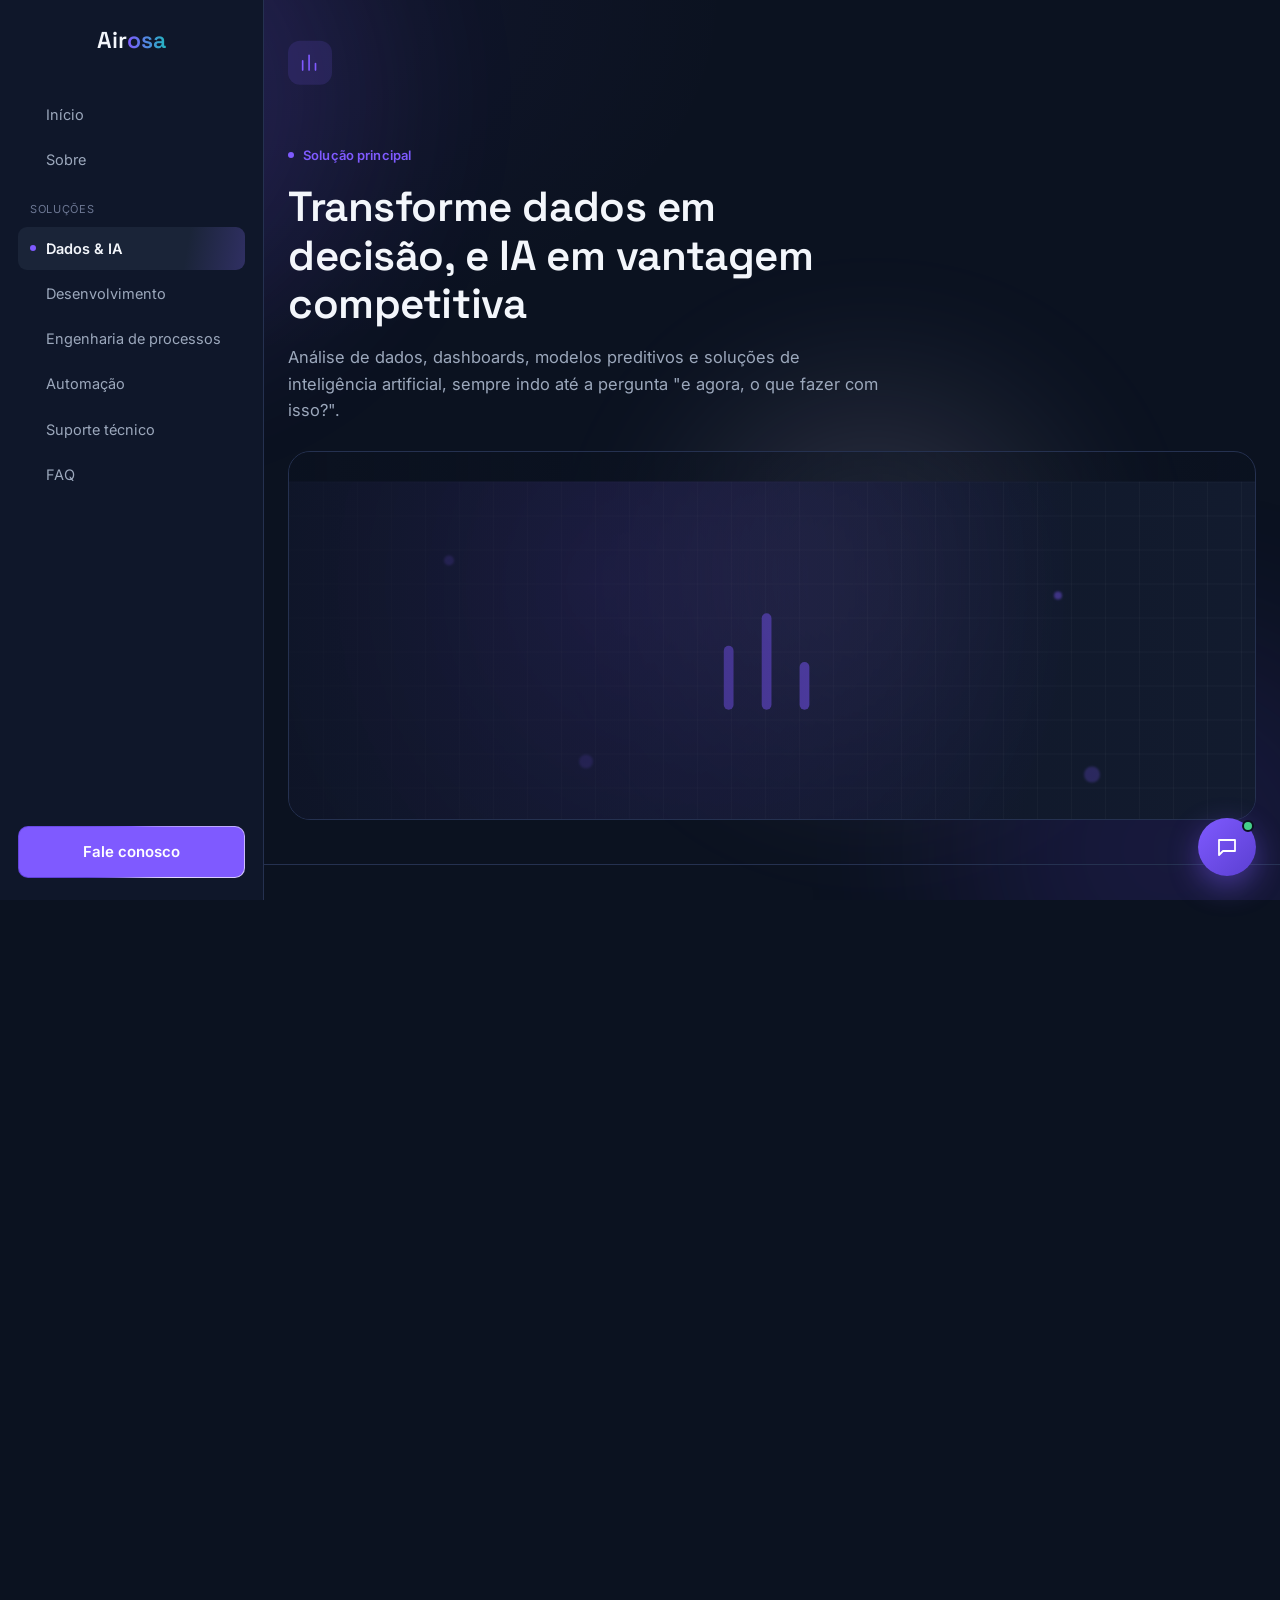
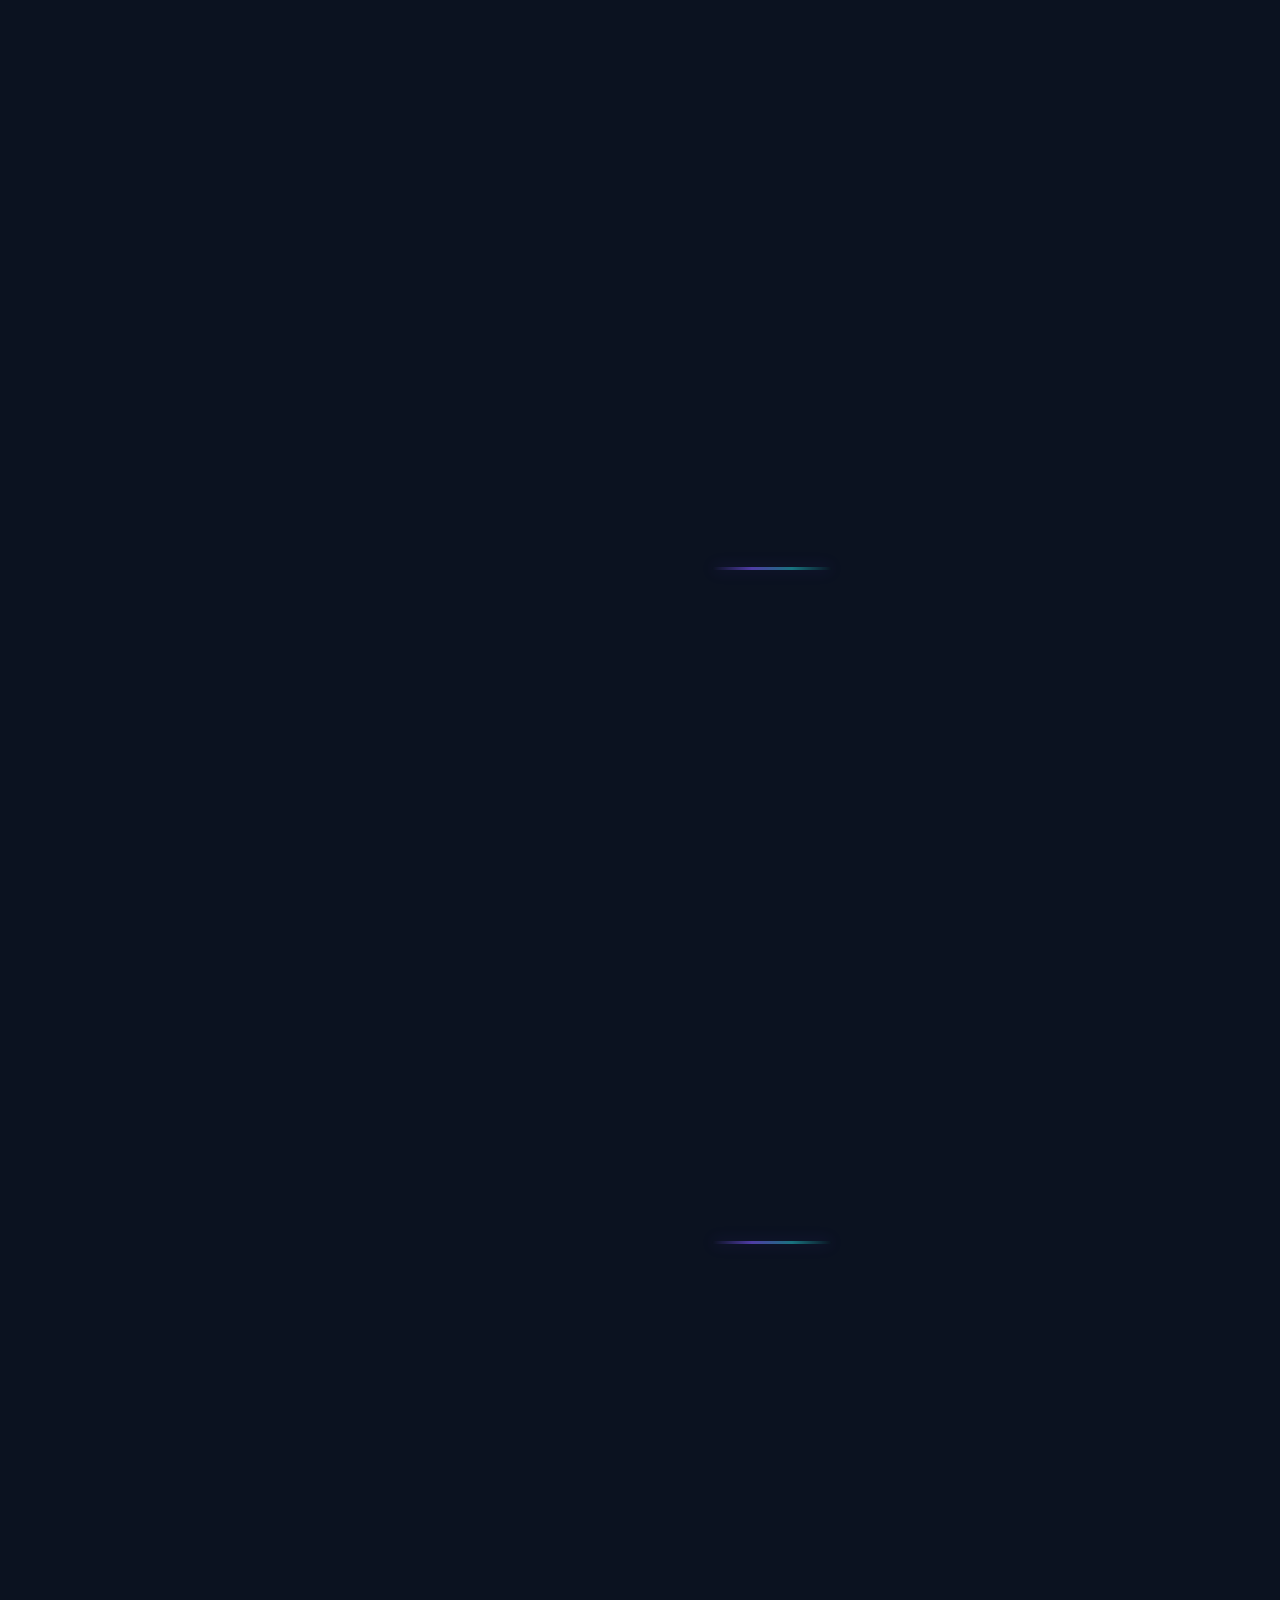
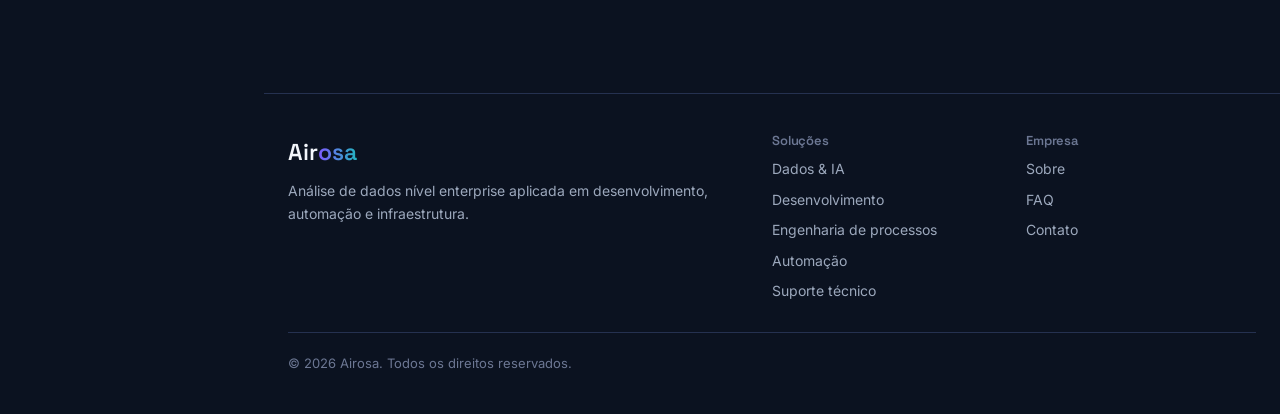
<file: servicos/dados-ia.html>
<!DOCTYPE html>
<html lang="pt-BR">
<head>
<meta charset="UTF-8">
<meta name="viewport" content="width=device-width, initial-scale=1.0">
<title>Dados & IA — Análise, Machine Learning e Chatbots</title>
<meta name="description" content="Análise de dados, dashboards, machine learning, deep learning, implementação de IA e chatbots.">

<!-- Open Graph — usado por LinkedIn, WhatsApp, Facebook etc. pra montar
     o preview quando o link é compartilhado. og:image precisa ser uma
     URL absoluta (o crawler busca direto, sem carregar o resto do site). -->
<meta property="og:type" content="website">
<meta property="og:site_name" content="Airosa">
<meta property="og:title" content="Dados & IA — Análise, Machine Learning e Chatbots">
<meta property="og:description" content="Análise de dados, dashboards, machine learning, deep learning, implementação de IA e chatbots.">
<meta property="og:image" content="https://airosa32.github.io/Home_Page_Linkedin/og-image.png">
<meta property="og:image:width" content="1200">
<meta property="og:image:height" content="630">
<meta property="og:url" content="https://airosa32.github.io/Home_Page_Linkedin/">

<meta name="twitter:card" content="summary_large_image">
<meta name="twitter:title" content="Dados & IA — Análise, Machine Learning e Chatbots">
<meta name="twitter:description" content="Análise de dados, dashboards, machine learning, deep learning, implementação de IA e chatbots.">
<meta name="twitter:image" content="https://airosa32.github.io/Home_Page_Linkedin/og-image.png">

<link rel="preconnect" href="https://fonts.googleapis.com">
<link href="https://fonts.googleapis.com/css2?family=Space+Grotesk:wght@500;600;700&family=Inter:wght@400;500;600&display=swap" rel="stylesheet">
<link rel="stylesheet" href="../css/style.css">
</head>
<body class="tint-purple">
<div class="scroll-progress" aria-hidden="true"><div class="scroll-progress-bar"></div></div>
<div class="bg-ambient" aria-hidden="true">
  <span class="a1"></span>

  <span class="a2"></span>
  <span class="a3"></span>

</div>
<div class="mobile-topbar">
  <a href="../index.html" class="logo mobile-logo">Air<span>osa</span></a>
  <button class="menu-toggle" aria-label="Abrir menu"><span class="hamburger"><span></span><span></span><span></span></span></button>
</div>
<aside class="sidebar">
  <div class="sidebar-top">
    <a href="../index.html" class="logo">Air<span>osa</span></a>
    <button class="sidebar-close" aria-label="Fechar menu">×</button>
  </div>
  <nav class="side-nav">
    <a href="../index.html" class="side-link"><span class="side-dot"></span>Início</a>
      <a href="../sobre.html" class="side-link"><span class="side-dot"></span>Sobre</a>
    <div class="side-group-label">Soluções</div>
    <a href="../servicos/dados-ia.html" class="side-link active"><span class="side-dot"></span>Dados & IA</a>
      <a href="../servicos/desenvolvimento.html" class="side-link"><span class="side-dot"></span>Desenvolvimento</a>
      <a href="../servicos/processos.html" class="side-link"><span class="side-dot"></span>Engenharia de processos</a>
      <a href="../servicos/automacao.html" class="side-link"><span class="side-dot"></span>Automação</a>
      <a href="../servicos/suporte.html" class="side-link"><span class="side-dot"></span>Suporte técnico</a>
    <a href="../faq.html" class="side-link"><span class="side-dot"></span>FAQ</a>
  </nav>
  <a href="../contato.html" class="btn btn-primary sidebar-cta">Fale conosco</a>
</aside>
<div class="sidebar-overlay"></div>
<main class="main-content">

<section class="page-hero">
  <div class="container">
    <div class="icon-badge purple hero-enter"><svg viewBox="0 0 24 24" fill="none" stroke="currentColor" stroke-width="1.8" stroke-linecap="round" stroke-linejoin="round"><path d="M4 20V10"/><path d="M11 20V4"/><path d="M18 20v-7"/></svg></div>
    <span class="eyebrow c-purple hero-enter">Solução principal</span>
    <h1 class="hero-enter">Transforme dados em decisão, e IA em vantagem competitiva</h1>
    <p class="lead hero-enter">Análise de dados, dashboards, modelos preditivos e soluções de inteligência artificial, sempre indo até a pergunta "e agora, o que fazer com isso?".</p>
    <div class="page-media reveal">
      <div class="visual-panel purple" role="img" aria-label="Transforme dados em decisão, e IA em vantagem competitiva">
        <div class="vp-icon"><svg viewBox="0 0 24 24" fill="none" stroke="currentColor" stroke-width="1.8" stroke-linecap="round" stroke-linejoin="round"><path d="M4 20V10"/><path d="M11 20V4"/><path d="M18 20v-7"/></svg></div>
        <span class="vp-dot d1"></span>
        <span class="vp-dot d2"></span>
        <span class="vp-dot d3"></span>
        <span class="vp-dot d4"></span>
      </div>
    </div>
  </div>
</section>

<section>
  <div class="container">
    <div class="callout reveal-down" style="margin-bottom:36px;"><p><b style="color:var(--text);">Nenhuma entrega para no número.</b> Cada análise passa pelos quatro níveis: o que aconteceu, por que aconteceu, o que vai acontecer e, o mais importante, o que fazer a respeito.</p></div>
    <div class="service-list">
      <div class="service-item reveal-left">
        <div class="icon-badge purple"><svg viewBox="0 0 24 24" fill="none" stroke="currentColor" stroke-width="1.8" stroke-linecap="round" stroke-linejoin="round"><path d="M4 20V10"/><path d="M11 20V4"/><path d="M18 20v-7"/></svg></div>
        <h3>Análise de dados & KPIs</h3>
        <p>Não para em "o que aconteceu": vai até "por que aconteceu" e "o que fazer a respeito". Cada análise entrega uma recomendação de ação, não só um número.</p>
        <div class="who"><b>Pra quem é:</b> empresas que têm dados mas não os usam, ou que já recebem relatório e não sabem o que fazer com ele.</div>
      </div>
      <div class="service-item reveal-right">
        <div class="icon-badge purple"><svg viewBox="0 0 24 24" fill="none" stroke="currentColor" stroke-width="1.8" stroke-linecap="round" stroke-linejoin="round"><ellipse cx="12" cy="5" rx="8" ry="3"/><path d="M4 5v6c0 1.7 3.6 3 8 3s8-1.3 8-3V5"/><path d="M4 11v6c0 1.7 3.6 3 8 3s8-1.3 8-3v-6"/></svg></div>
        <h3>Engenharia de dados</h3>
        <p>Organização, limpeza e estruturação de dados espalhados (planilhas, sistemas diferentes) pra virarem base confiável de análise.</p>
        <div class="who"><b>Pra quem é:</b> empresas cujos dados estão soltos ou bagunçados.</div>
      </div>
      <div class="service-item reveal-left">
        <div class="icon-badge purple"><svg viewBox="0 0 24 24" fill="none" stroke="currentColor" stroke-width="1.8" stroke-linecap="round" stroke-linejoin="round"><path d="M2 12s3.5-7 10-7 10 7 10 7-3.5 7-10 7-10-7-10-7z"/><circle cx="12" cy="12" r="3"/></svg></div>
        <h3>Dashboards e visualização</h3>
        <p>Painéis que não só mostram número: respondem uma pergunta específica do negócio e apontam qual decisão tomar a partir dela.</p>
        <div class="who"><b>Pra quem é:</b> gestores que querem visão rápida do negócio.</div>
      </div>
      <div class="service-item reveal-right">
        <div class="icon-badge purple"><svg viewBox="0 0 24 24" fill="none" stroke="currentColor" stroke-width="1.8" stroke-linecap="round" stroke-linejoin="round"><rect x="6" y="6" width="12" height="12" rx="2"/><path d="M9 2v4M15 2v4M9 18v4M15 18v4M2 9h4M2 15h4M18 9h4M18 15h4"/></svg></div>
        <h3>Machine Learning</h3>
        <p>Modelos preditivos: previsão de vendas, churn, classificação, entre outros.</p>
        <div class="who"><b>Pra quem é:</b> negócios que querem prever tendências.</div>
      </div>
      <div class="service-item reveal-left">
        <div class="icon-badge purple"><svg viewBox="0 0 24 24" fill="none" stroke="currentColor" stroke-width="1.8" stroke-linecap="round" stroke-linejoin="round"><path d="M12 3 3 8l9 5 9-5-9-5z"/><path d="M3 13l9 5 9-5"/></svg></div>
        <h3>Deep Learning</h3>
        <p>Modelos mais complexos: visão computacional, NLP, redes neurais.</p>
        <div class="who"><b>Pra quem é:</b> casos que exigem reconhecimento de padrões avançados.</div>
      </div>
      <div class="service-item reveal-right">
        <div class="icon-badge purple"><svg viewBox="0 0 24 24" fill="none" stroke="currentColor" stroke-width="1.8" stroke-linecap="round" stroke-linejoin="round"><path d="M9 2v6M15 2v6M6 8h12l-1 4a5 5 0 0 1-10 0L6 8z"/><path d="M12 16v6"/></svg></div>
        <h3>Implementação de IA</h3>
        <p>Integração de soluções de IA prontas ou customizadas nos processos da empresa.</p>
        <div class="who"><b>Pra quem é:</b> empresas que querem adotar IA sem montar time interno.</div>
      </div>
      <div class="service-item reveal-left">
        <div class="icon-badge purple"><svg viewBox="0 0 24 24" fill="none" stroke="currentColor" stroke-width="1.8" stroke-linecap="round" stroke-linejoin="round"><path d="M4 5h16v11H8l-4 4V5z"/></svg></div>
        <h3>Chatbots</h3>
        <p>Atendimento automatizado, qualificação de leads, suporte 24h.</p>
        <div class="who"><b>Pra quem é:</b> negócios com alto volume de atendimento.</div>
      </div>
    </div>
  </div>
</section>

<div class="container"><div class="section-divider purple"></div></div>

<section>
  <div class="container">
    <div class="parallax-banner reveal">
      <div class="visual-panel purple" role="img" aria-label="Da pergunta certa até a decisão certa">
        <div class="vp-icon"><svg viewBox="0 0 24 24" fill="none" stroke="currentColor" stroke-width="1.8" stroke-linecap="round" stroke-linejoin="round"><path d="M4 20V10"/><path d="M11 20V4"/><path d="M18 20v-7"/></svg></div>
        <span class="vp-dot d1"></span>
        <span class="vp-dot d2"></span>
        <span class="vp-dot d3"></span>
        <span class="vp-dot d4"></span>
      </div>
      <div class="parallax-banner-content">
        <span class="eyebrow c-purple">Solução principal</span>
        <h2>Da pergunta certa até a decisão certa</h2>
        <p>Cada análise passa pelos quatro níveis (descritivo, diagnóstico, preditivo e prescritivo) até chegar na ação que você precisa tomar.</p>
      </div>
    </div>
  </div>
</section>

<div class="container"><div class="section-divider purple"></div></div>

<section>
  <div class="container">
    <div class="cta-banner reveal-up">
      <h2>Tem um número que ninguém sabe explicar?</h2>
      <p>Conte qual e receba o diagnóstico com a decisão que ele aponta.</p>
      <a href="../contato.html" class="btn btn-primary">Solicitar diagnóstico</a>
    </div>
  </div>
</section>

</main>
<div class="chat-widget" id="chatWidget">
  <button class="chat-toggle" id="chatToggle" aria-label="Abrir chat de suporte">
    <svg class="chat-icon-open" viewBox="0 0 24 24" fill="none" stroke="currentColor" stroke-width="1.8" stroke-linecap="round" stroke-linejoin="round"><path d="M4 5h16v11H8l-4 4V5z"/></svg>
    <svg class="chat-icon-close" viewBox="0 0 24 24" fill="none" stroke="currentColor" stroke-width="1.8" stroke-linecap="round" stroke-linejoin="round"><path d="M18 6L6 18M6 6l12 12"/></svg>
    <span class="chat-toggle-dot"></span>
  </button>
  <div class="chat-panel" id="chatPanel">
    <div class="chat-header">
      <div class="chat-header-info">
        <div class="chat-avatar">A</div>
        <div>
          <div class="chat-title">Assistente Airosa</div>
          <div class="chat-status"><span class="chat-status-dot"></span>Online</div>
        </div>
      </div>
    </div>
    <div class="chat-messages" id="chatMessages">
      <div class="chat-msg bot">Oi! Posso ajudar a entender qual serviço faz mais sentido pro seu caso. O que você precisa?</div>
    </div>
    <form class="chat-input-row" id="chatForm">
      <input type="text" id="chatInput" placeholder="Digite sua pergunta..." autocomplete="off">
      <button type="submit" class="chat-send" aria-label="Enviar mensagem">
        <svg viewBox="0 0 24 24" fill="none" stroke="currentColor" stroke-width="2" stroke-linecap="round" stroke-linejoin="round"><path d="M22 2 11 13"/><path d="M22 2 15 22l-4-9-9-4 20-7z"/></svg>
      </button>
    </form>
  </div>
</div>
<footer class="site-footer">
  <div class="container">
    <div class="footer-grid">
      <div>
        <a href="../index.html" class="logo">Air<span>osa</span></a>
        <p style="margin-top:10px; font-size:14px;">Análise de dados nível enterprise aplicada em desenvolvimento, automação e infraestrutura.</p>
      </div>
      <div>
        <h4>Soluções</h4>
        <div class="footer-links">
          <a href="../servicos/dados-ia.html">Dados &amp; IA</a>
          <a href="../servicos/desenvolvimento.html">Desenvolvimento</a>
          <a href="../servicos/processos.html">Engenharia de processos</a>
          <a href="../servicos/automacao.html">Automação</a>
          <a href="../servicos/suporte.html">Suporte técnico</a>
        </div>
      </div>
      <div>
        <h4>Empresa</h4>
        <div class="footer-links">
          <a href="../sobre.html">Sobre</a>
          <a href="../faq.html">FAQ</a>
          <a href="../contato.html">Contato</a>
        </div>
      </div>
    </div>
    <div class="footer-bottom">© 2026 Airosa. Todos os direitos reservados.</div>
  </div>
</footer>
<script src="../js/main.js"></script>
<script src="../js/chat-widget.js"></script>
</body>
</html>
</file>
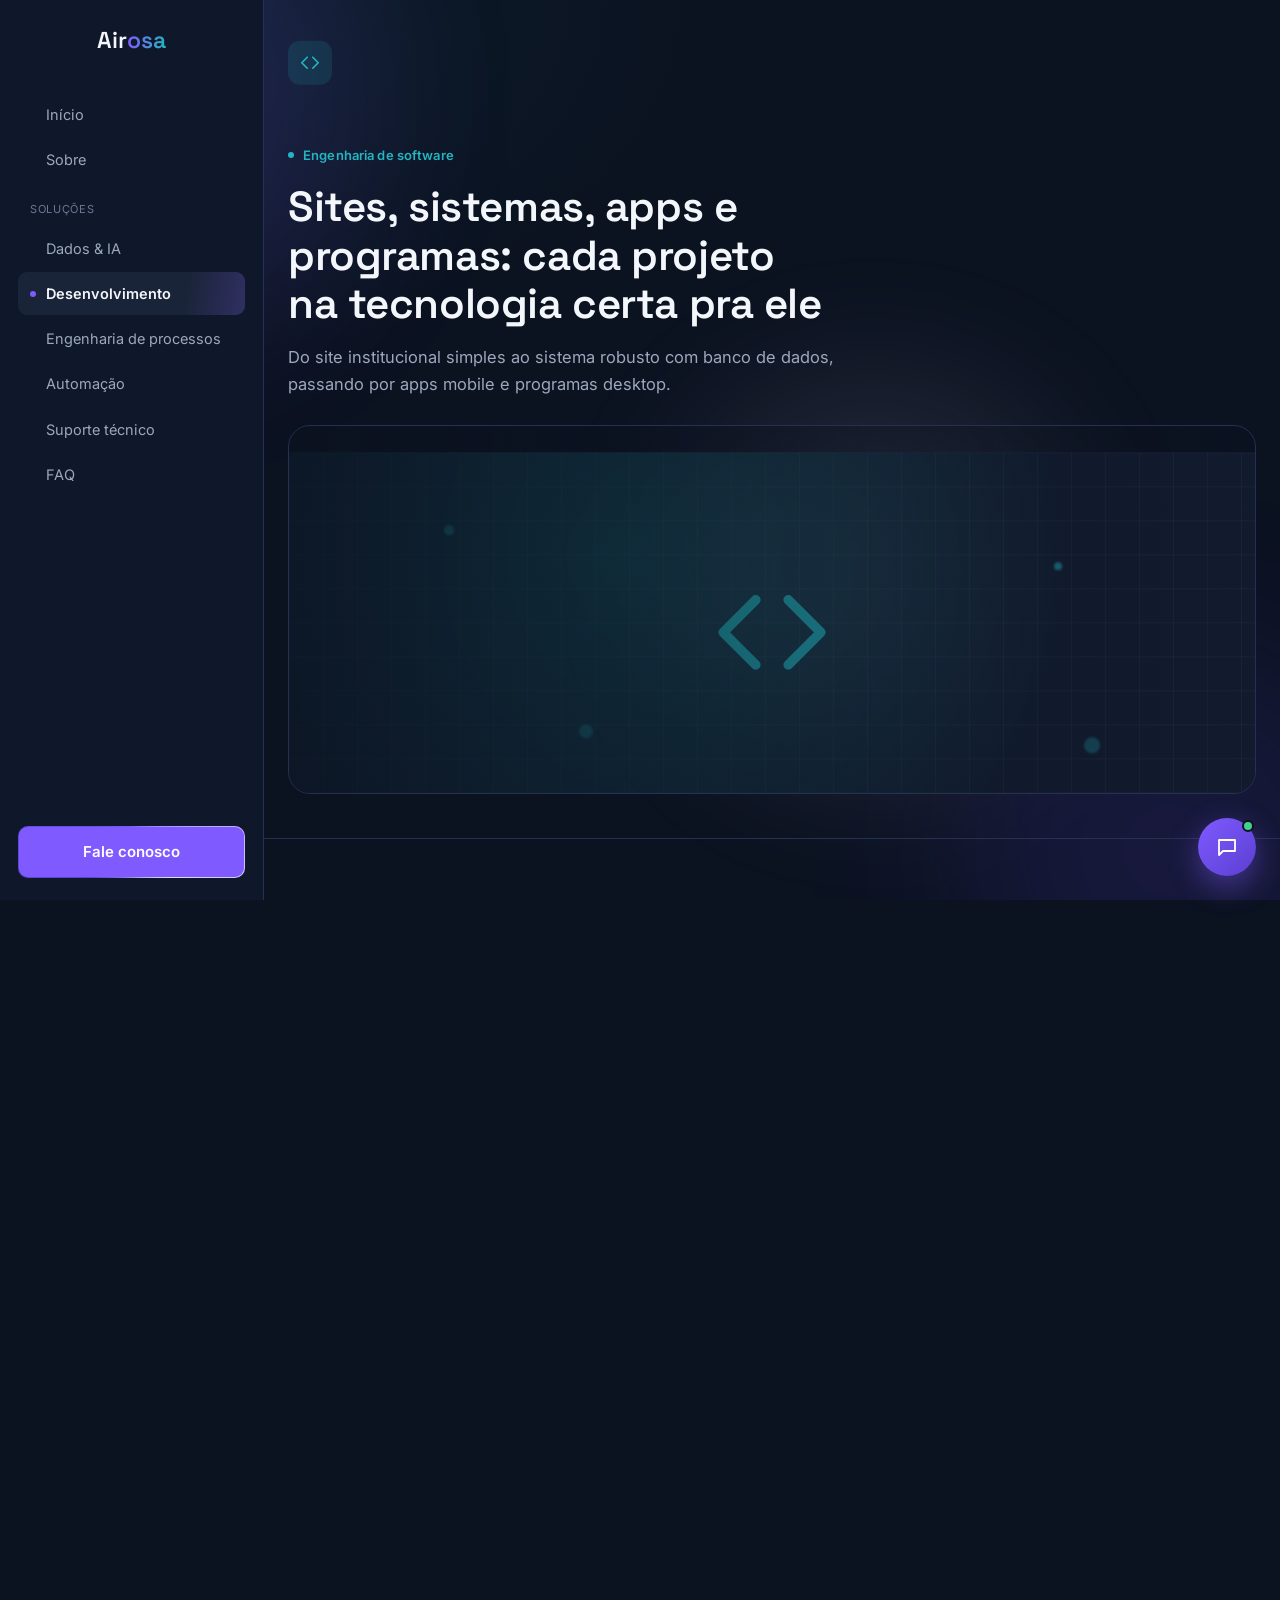
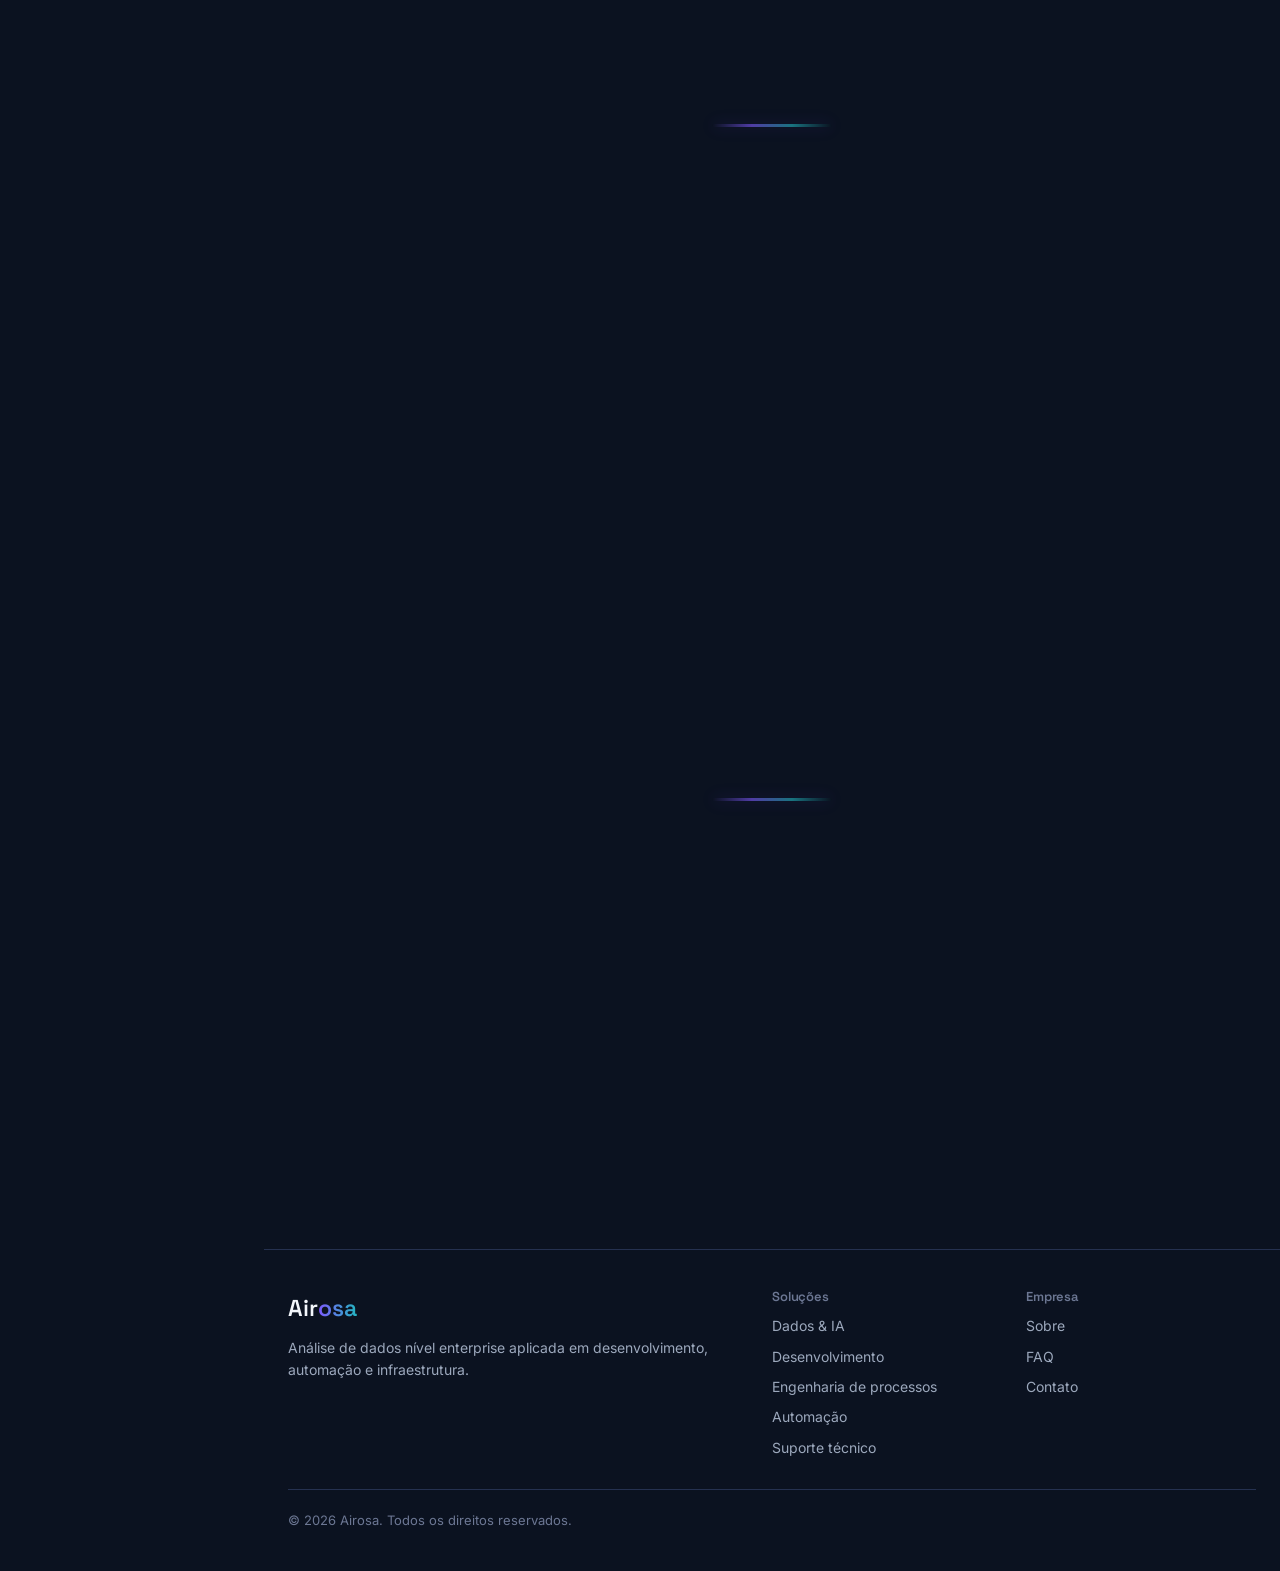
<file: servicos/desenvolvimento.html>
<!DOCTYPE html>
<html lang="pt-BR">
<head>
<meta charset="UTF-8">
<meta name="viewport" content="width=device-width, initial-scale=1.0">
<title>Desenvolvimento — Sites, sistemas, desktop e mobile</title>
<meta name="description" content="Sites institucionais, sistemas web em Django, aplicações desktop em Python e apps mobile em Flutter.">

<!-- Open Graph — usado por LinkedIn, WhatsApp, Facebook etc. pra montar
     o preview quando o link é compartilhado. og:image precisa ser uma
     URL absoluta (o crawler busca direto, sem carregar o resto do site). -->
<meta property="og:type" content="website">
<meta property="og:site_name" content="Airosa">
<meta property="og:title" content="Desenvolvimento — Sites, sistemas, desktop e mobile">
<meta property="og:description" content="Sites institucionais, sistemas web em Django, aplicações desktop em Python e apps mobile em Flutter.">
<meta property="og:image" content="https://airosa32.github.io/Home_Page_Linkedin/og-image.png">
<meta property="og:image:width" content="1200">
<meta property="og:image:height" content="630">
<meta property="og:url" content="https://airosa32.github.io/Home_Page_Linkedin/">

<meta name="twitter:card" content="summary_large_image">
<meta name="twitter:title" content="Desenvolvimento — Sites, sistemas, desktop e mobile">
<meta name="twitter:description" content="Sites institucionais, sistemas web em Django, aplicações desktop em Python e apps mobile em Flutter.">
<meta name="twitter:image" content="https://airosa32.github.io/Home_Page_Linkedin/og-image.png">

<link rel="preconnect" href="https://fonts.googleapis.com">
<link href="https://fonts.googleapis.com/css2?family=Space+Grotesk:wght@500;600;700&family=Inter:wght@400;500;600&display=swap" rel="stylesheet">
<link rel="stylesheet" href="../css/style.css">
</head>
<body class="tint-teal">
<div class="scroll-progress" aria-hidden="true"><div class="scroll-progress-bar"></div></div>
<div class="bg-ambient" aria-hidden="true">
  <span class="a1"></span>

  <span class="a2"></span>
  <span class="a3"></span>

</div>
<div class="mobile-topbar">
  <a href="../index.html" class="logo mobile-logo">Air<span>osa</span></a>
  <button class="menu-toggle" aria-label="Abrir menu"><span class="hamburger"><span></span><span></span><span></span></span></button>
</div>
<aside class="sidebar">
  <div class="sidebar-top">
    <a href="../index.html" class="logo">Air<span>osa</span></a>
    <button class="sidebar-close" aria-label="Fechar menu">×</button>
  </div>
  <nav class="side-nav">
    <a href="../index.html" class="side-link"><span class="side-dot"></span>Início</a>
      <a href="../sobre.html" class="side-link"><span class="side-dot"></span>Sobre</a>
    <div class="side-group-label">Soluções</div>
    <a href="../servicos/dados-ia.html" class="side-link"><span class="side-dot"></span>Dados & IA</a>
      <a href="../servicos/desenvolvimento.html" class="side-link active"><span class="side-dot"></span>Desenvolvimento</a>
      <a href="../servicos/processos.html" class="side-link"><span class="side-dot"></span>Engenharia de processos</a>
      <a href="../servicos/automacao.html" class="side-link"><span class="side-dot"></span>Automação</a>
      <a href="../servicos/suporte.html" class="side-link"><span class="side-dot"></span>Suporte técnico</a>
    <a href="../faq.html" class="side-link"><span class="side-dot"></span>FAQ</a>
  </nav>
  <a href="../contato.html" class="btn btn-primary sidebar-cta">Fale conosco</a>
</aside>
<div class="sidebar-overlay"></div>
<main class="main-content">

<section class="page-hero">
  <div class="container">
    <div class="icon-badge teal hero-enter"><svg viewBox="0 0 24 24" fill="none" stroke="currentColor" stroke-width="1.8" stroke-linecap="round" stroke-linejoin="round"><path d="M9 6L3 12l6 6"/><path d="M15 6l6 6-6 6"/></svg></div>
    <span class="eyebrow c-teal hero-enter">Engenharia de software</span>
    <h1 class="hero-enter">Sites, sistemas, apps e programas: cada projeto na tecnologia certa pra ele</h1>
    <p class="lead hero-enter">Do site institucional simples ao sistema robusto com banco de dados, passando por apps mobile e programas desktop.</p>
    <div class="page-media reveal">
      <div class="visual-panel teal" role="img" aria-label="Sites, sistemas, apps e programas: cada projeto na tecnologia certa pra ele">
        <div class="vp-icon"><svg viewBox="0 0 24 24" fill="none" stroke="currentColor" stroke-width="1.8" stroke-linecap="round" stroke-linejoin="round"><path d="M9 6L3 12l6 6"/><path d="M15 6l6 6-6 6"/></svg></div>
        <span class="vp-dot d1"></span>
        <span class="vp-dot d2"></span>
        <span class="vp-dot d3"></span>
        <span class="vp-dot d4"></span>
      </div>
    </div>
  </div>
</section>

<section>
  <div class="container">
    
    <div class="service-list">
      <div class="service-item reveal-left">
        <div class="icon-badge teal"><svg viewBox="0 0 24 24" fill="none" stroke="currentColor" stroke-width="1.8" stroke-linecap="round" stroke-linejoin="round"><path d="M9 6L3 12l6 6"/><path d="M15 6l6 6-6 6"/></svg></div>
        <h3>Sites institucionais (HTML/CSS/JS)</h3>
        <p>Sites rápidos, leves, sem necessidade de servidor complexo.</p>
        <div class="who"><b>Pra quem é:</b> portfólios, landing pages, presença online simples.</div>
      </div>
      <div class="service-item reveal-right">
        <div class="icon-badge teal"><svg viewBox="0 0 24 24" fill="none" stroke="currentColor" stroke-width="1.8" stroke-linecap="round" stroke-linejoin="round"><ellipse cx="12" cy="5" rx="8" ry="3"/><path d="M4 5v6c0 1.7 3.6 3 8 3s8-1.3 8-3V5"/><path d="M4 11v6c0 1.7 3.6 3 8 3s8-1.3 8-3v-6"/></svg></div>
        <h3>Sistemas web (Django)</h3>
        <p>Plataformas robustas com banco de dados, painel administrativo e chatbot integrado.</p>
        <div class="who"><b>Pra quem é:</b> empresas que precisam de sistema próprio (cadastro, gestão, etc.).</div>
      </div>
      <div class="service-item reveal-left">
        <div class="icon-badge teal"><svg viewBox="0 0 24 24" fill="none" stroke="currentColor" stroke-width="1.8" stroke-linecap="round" stroke-linejoin="round"><rect x="3" y="4" width="18" height="12" rx="2"/><path d="M8 20h8M12 16v4"/></svg></div>
        <h3>Aplicações desktop (Python)</h3>
        <p>Programas instaláveis pra Windows/Linux, rodando localmente.</p>
        <div class="who"><b>Pra quem é:</b> negócios que precisam de ferramenta interna offline.</div>
      </div>
      <div class="service-item reveal-right">
        <div class="icon-badge teal"><svg viewBox="0 0 24 24" fill="none" stroke="currentColor" stroke-width="1.8" stroke-linecap="round" stroke-linejoin="round"><rect x="6" y="2" width="12" height="20" rx="2"/><path d="M10 18h4"/></svg></div>
        <h3>Apps mobile (Flutter/Dart/Flet)</h3>
        <p>Aplicativos multiplataforma (Android/iOS) a partir de uma única base de código.</p>
        <div class="who"><b>Pra quem é:</b> quem quer levar o serviço pro celular do cliente.</div>
      </div>
      <div class="service-item reveal-left">
        <div class="icon-badge teal"><svg viewBox="0 0 24 24" fill="none" stroke="currentColor" stroke-width="1.8" stroke-linecap="round" stroke-linejoin="round"><path d="M20 11A8 8 0 1 0 18.5 16"/><path d="M20 4v7h-7"/></svg></div>
        <h3>Manutenção e evolução de sistemas existentes</h3>
        <p>Correção de bugs, novas funcionalidades e atualização de projetos já em produção.</p>
        <div class="who"><b>Pra quem é:</b> quem já tem um site/sistema, mas ele parou no tempo ou precisa crescer.</div>
      </div>
    </div>
  </div>
</section>

<div class="container"><div class="section-divider teal"></div></div>

<section>
  <div class="container">
    <div class="parallax-banner reveal">
      <div class="visual-panel teal" role="img" aria-label="A tecnologia certa pra cada problema">
        <div class="vp-icon"><svg viewBox="0 0 24 24" fill="none" stroke="currentColor" stroke-width="1.8" stroke-linecap="round" stroke-linejoin="round"><path d="M9 6L3 12l6 6"/><path d="M15 6l6 6-6 6"/></svg></div>
        <span class="vp-dot d1"></span>
        <span class="vp-dot d2"></span>
        <span class="vp-dot d3"></span>
        <span class="vp-dot d4"></span>
      </div>
      <div class="parallax-banner-content">
        <span class="eyebrow c-teal">Engenharia de software</span>
        <h2>A tecnologia certa pra cada problema</h2>
        <p>Nem todo projeto precisa de sistema robusto, e nem todo projeto cabe num site simples. A escolha certa evita gasto e retrabalho.</p>
      </div>
    </div>
  </div>
</section>

<div class="container"><div class="section-divider teal"></div></div>

<section>
  <div class="container">
    <div class="cta-banner reveal">
      <h2>Tem uma ideia de sistema ou site em mente?</h2>
      <p>Conte o que precisa e receba a indicação da tecnologia certa pra isso.</p>
      <a href="../contato.html" class="btn btn-primary">Solicitar diagnóstico</a>
    </div>
  </div>
</section>

</main>
<div class="chat-widget" id="chatWidget">
  <button class="chat-toggle" id="chatToggle" aria-label="Abrir chat de suporte">
    <svg class="chat-icon-open" viewBox="0 0 24 24" fill="none" stroke="currentColor" stroke-width="1.8" stroke-linecap="round" stroke-linejoin="round"><path d="M4 5h16v11H8l-4 4V5z"/></svg>
    <svg class="chat-icon-close" viewBox="0 0 24 24" fill="none" stroke="currentColor" stroke-width="1.8" stroke-linecap="round" stroke-linejoin="round"><path d="M18 6L6 18M6 6l12 12"/></svg>
    <span class="chat-toggle-dot"></span>
  </button>
  <div class="chat-panel" id="chatPanel">
    <div class="chat-header">
      <div class="chat-header-info">
        <div class="chat-avatar">A</div>
        <div>
          <div class="chat-title">Assistente Airosa</div>
          <div class="chat-status"><span class="chat-status-dot"></span>Online</div>
        </div>
      </div>
    </div>
    <div class="chat-messages" id="chatMessages">
      <div class="chat-msg bot">Oi! Posso ajudar a entender qual serviço faz mais sentido pro seu caso. O que você precisa?</div>
    </div>
    <form class="chat-input-row" id="chatForm">
      <input type="text" id="chatInput" placeholder="Digite sua pergunta..." autocomplete="off">
      <button type="submit" class="chat-send" aria-label="Enviar mensagem">
        <svg viewBox="0 0 24 24" fill="none" stroke="currentColor" stroke-width="2" stroke-linecap="round" stroke-linejoin="round"><path d="M22 2 11 13"/><path d="M22 2 15 22l-4-9-9-4 20-7z"/></svg>
      </button>
    </form>
  </div>
</div>
<footer class="site-footer">
  <div class="container">
    <div class="footer-grid">
      <div>
        <a href="../index.html" class="logo">Air<span>osa</span></a>
        <p style="margin-top:10px; font-size:14px;">Análise de dados nível enterprise aplicada em desenvolvimento, automação e infraestrutura.</p>
      </div>
      <div>
        <h4>Soluções</h4>
        <div class="footer-links">
          <a href="../servicos/dados-ia.html">Dados &amp; IA</a>
          <a href="../servicos/desenvolvimento.html">Desenvolvimento</a>
          <a href="../servicos/processos.html">Engenharia de processos</a>
          <a href="../servicos/automacao.html">Automação</a>
          <a href="../servicos/suporte.html">Suporte técnico</a>
        </div>
      </div>
      <div>
        <h4>Empresa</h4>
        <div class="footer-links">
          <a href="../sobre.html">Sobre</a>
          <a href="../faq.html">FAQ</a>
          <a href="../contato.html">Contato</a>
        </div>
      </div>
    </div>
    <div class="footer-bottom">© 2026 Airosa. Todos os direitos reservados.</div>
  </div>
</footer>
<script src="../js/main.js"></script>
<script src="../js/chat-widget.js"></script>
</body>
</html>
</file>
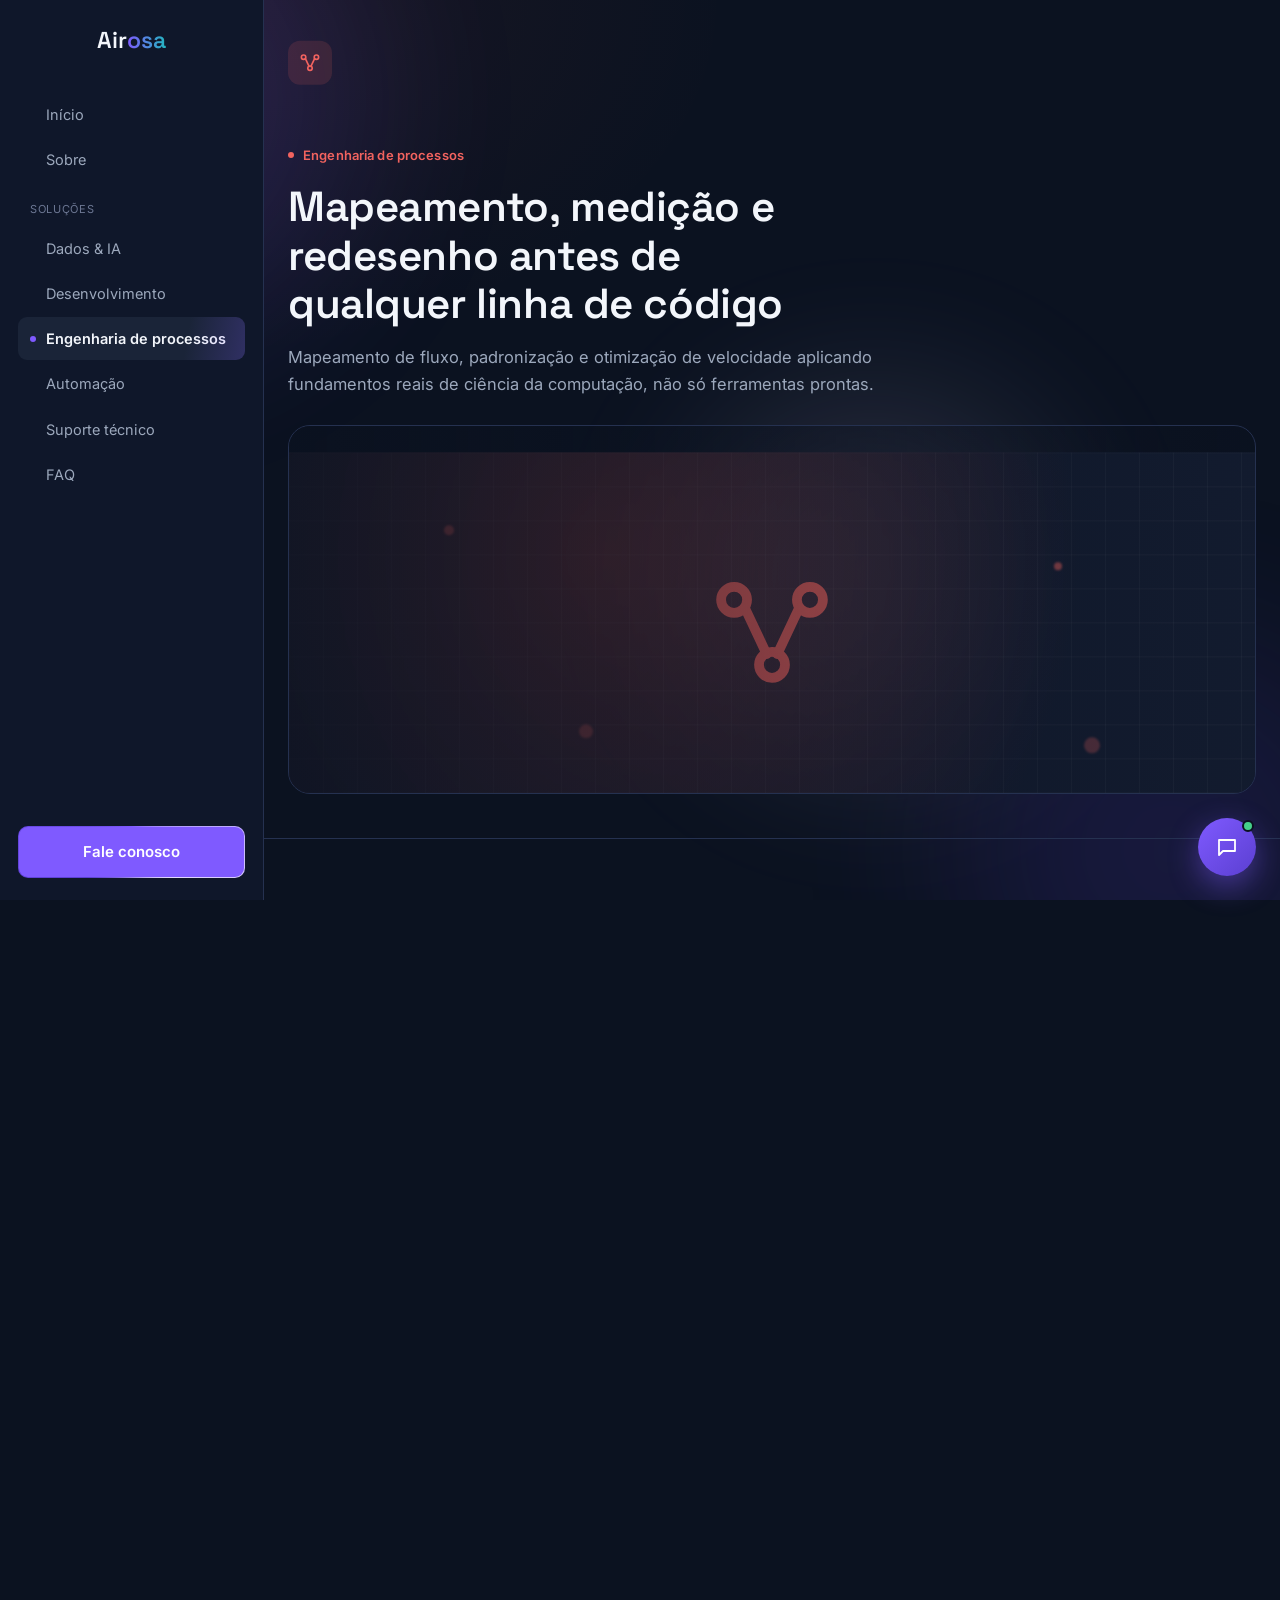
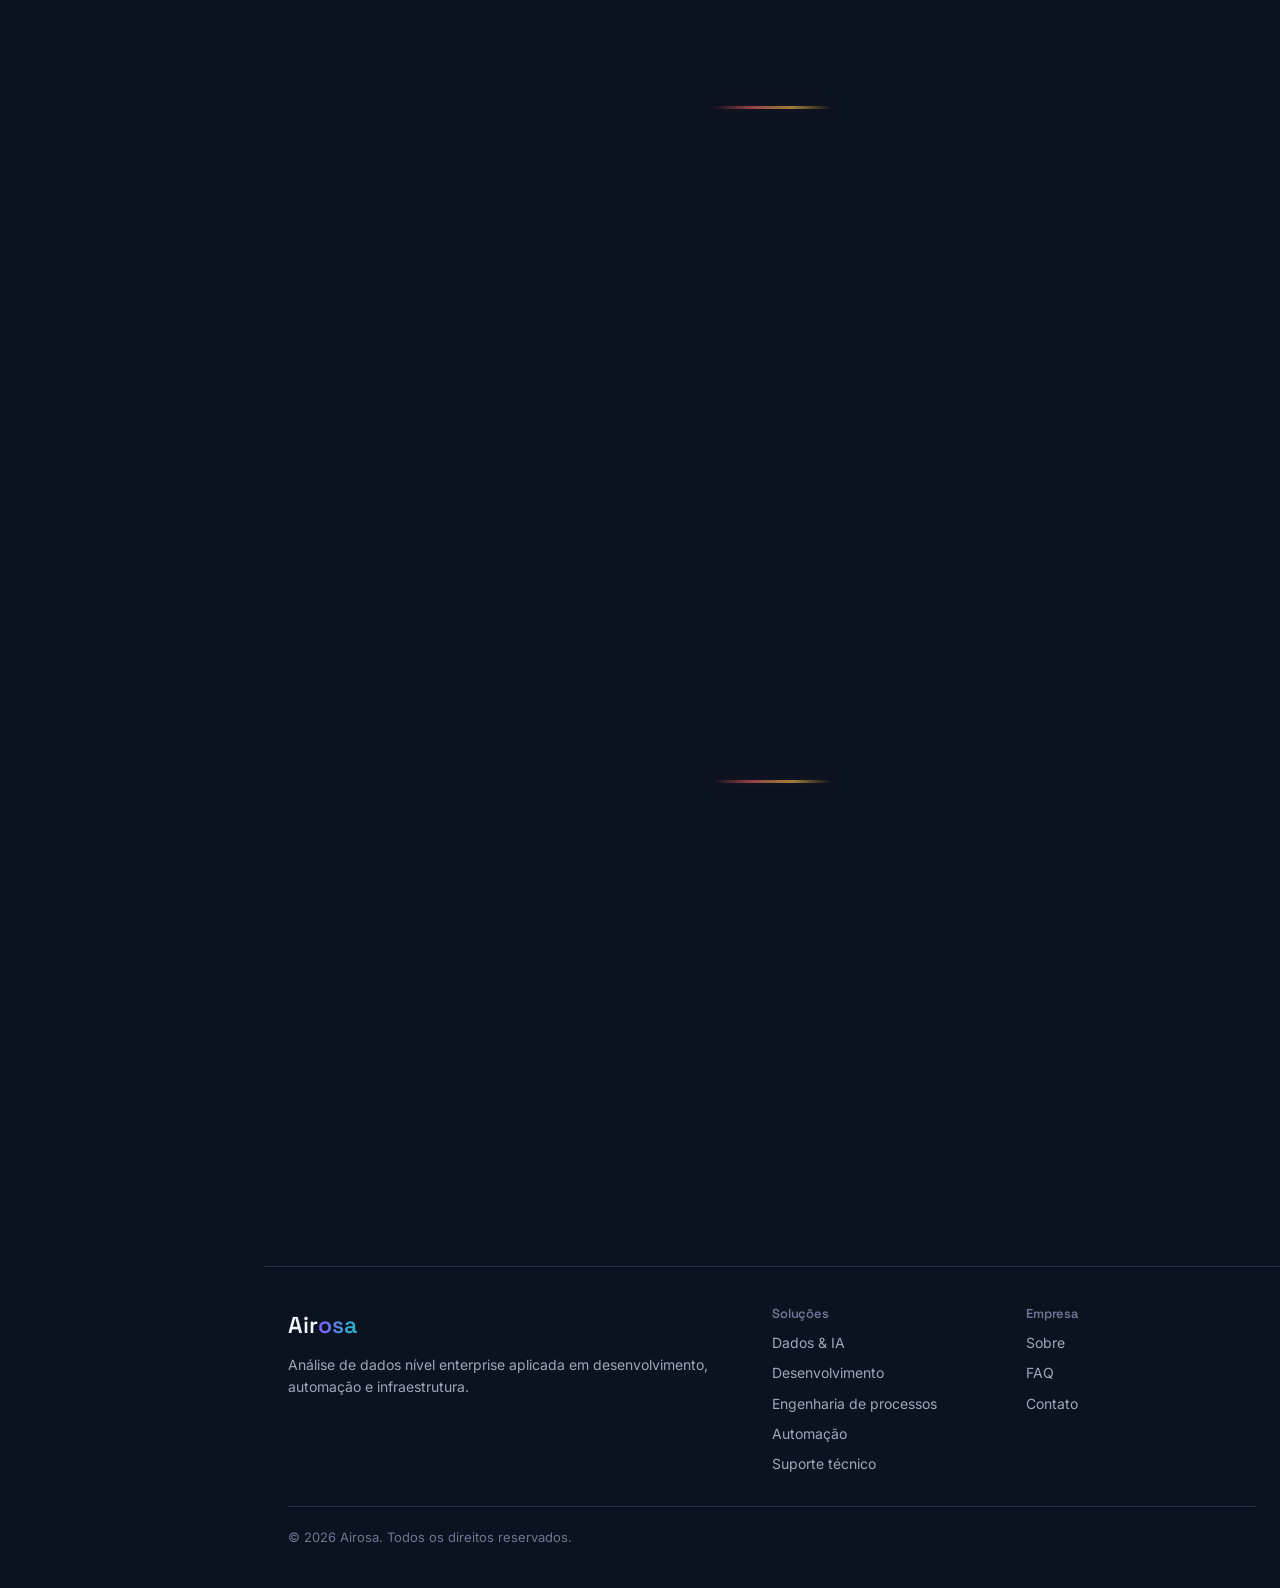
<file: servicos/processos.html>
<!DOCTYPE html>
<html lang="pt-BR">
<head>
<meta charset="UTF-8">
<meta name="viewport" content="width=device-width, initial-scale=1.0">
<title>Engenharia de Processos & Performance</title>
<meta name="description" content="Mapeamento de fluxo, padronização e maximização de velocidade com fundamentos de ciência da computação.">

<!-- Open Graph — usado por LinkedIn, WhatsApp, Facebook etc. pra montar
     o preview quando o link é compartilhado. og:image precisa ser uma
     URL absoluta (o crawler busca direto, sem carregar o resto do site). -->
<meta property="og:type" content="website">
<meta property="og:site_name" content="Airosa">
<meta property="og:title" content="Engenharia de Processos & Performance">
<meta property="og:description" content="Mapeamento de fluxo, padronização e maximização de velocidade com fundamentos de ciência da computação.">
<meta property="og:image" content="https://airosa32.github.io/Home_Page_Linkedin/og-image.png">
<meta property="og:image:width" content="1200">
<meta property="og:image:height" content="630">
<meta property="og:url" content="https://airosa32.github.io/Home_Page_Linkedin/">

<meta name="twitter:card" content="summary_large_image">
<meta name="twitter:title" content="Engenharia de Processos & Performance">
<meta name="twitter:description" content="Mapeamento de fluxo, padronização e maximização de velocidade com fundamentos de ciência da computação.">
<meta name="twitter:image" content="https://airosa32.github.io/Home_Page_Linkedin/og-image.png">

<link rel="preconnect" href="https://fonts.googleapis.com">
<link href="https://fonts.googleapis.com/css2?family=Space+Grotesk:wght@500;600;700&family=Inter:wght@400;500;600&display=swap" rel="stylesheet">
<link rel="stylesheet" href="../css/style.css">
</head>
<body class="tint-coral">
<div class="scroll-progress" aria-hidden="true"><div class="scroll-progress-bar"></div></div>
<div class="bg-ambient" aria-hidden="true">
  <span class="a1"></span>

  <span class="a2"></span>
  <span class="a3"></span>

</div>
<div class="mobile-topbar">
  <a href="../index.html" class="logo mobile-logo">Air<span>osa</span></a>
  <button class="menu-toggle" aria-label="Abrir menu"><span class="hamburger"><span></span><span></span><span></span></span></button>
</div>
<aside class="sidebar">
  <div class="sidebar-top">
    <a href="../index.html" class="logo">Air<span>osa</span></a>
    <button class="sidebar-close" aria-label="Fechar menu">×</button>
  </div>
  <nav class="side-nav">
    <a href="../index.html" class="side-link"><span class="side-dot"></span>Início</a>
      <a href="../sobre.html" class="side-link"><span class="side-dot"></span>Sobre</a>
    <div class="side-group-label">Soluções</div>
    <a href="../servicos/dados-ia.html" class="side-link"><span class="side-dot"></span>Dados & IA</a>
      <a href="../servicos/desenvolvimento.html" class="side-link"><span class="side-dot"></span>Desenvolvimento</a>
      <a href="../servicos/processos.html" class="side-link active"><span class="side-dot"></span>Engenharia de processos</a>
      <a href="../servicos/automacao.html" class="side-link"><span class="side-dot"></span>Automação</a>
      <a href="../servicos/suporte.html" class="side-link"><span class="side-dot"></span>Suporte técnico</a>
    <a href="../faq.html" class="side-link"><span class="side-dot"></span>FAQ</a>
  </nav>
  <a href="../contato.html" class="btn btn-primary sidebar-cta">Fale conosco</a>
</aside>
<div class="sidebar-overlay"></div>
<main class="main-content">

<section class="page-hero">
  <div class="container">
    <div class="icon-badge coral hero-enter"><svg viewBox="0 0 24 24" fill="none" stroke="currentColor" stroke-width="1.8" stroke-linecap="round" stroke-linejoin="round"><circle cx="5" cy="6" r="2.4"/><circle cx="19" cy="6" r="2.4"/><circle cx="12" cy="18" r="2.4"/><path d="M7 7.5L11 16"/><path d="M17 7.5L13 16"/></svg></div>
    <span class="eyebrow c-coral hero-enter">Engenharia de processos</span>
    <h1 class="hero-enter">Mapeamento, medição e redesenho antes de qualquer linha de código</h1>
    <p class="lead hero-enter">Mapeamento de fluxo, padronização e otimização de velocidade aplicando fundamentos reais de ciência da computação, não só ferramentas prontas.</p>
    <div class="page-media reveal">
      <div class="visual-panel coral" role="img" aria-label="Mapeamento, medição e redesenho antes de qualquer linha de código">
        <div class="vp-icon"><svg viewBox="0 0 24 24" fill="none" stroke="currentColor" stroke-width="1.8" stroke-linecap="round" stroke-linejoin="round"><circle cx="5" cy="6" r="2.4"/><circle cx="19" cy="6" r="2.4"/><circle cx="12" cy="18" r="2.4"/><path d="M7 7.5L11 16"/><path d="M17 7.5L13 16"/></svg></div>
        <span class="vp-dot d1"></span>
        <span class="vp-dot d2"></span>
        <span class="vp-dot d3"></span>
        <span class="vp-dot d4"></span>
      </div>
    </div>
  </div>
</section>

<section>
  <div class="container">
    <div class="callout reveal" style="margin-bottom:36px;"><p><b style="color:var(--text);">Mapear sem chegar numa decisão é só um desenho bonito.</b> Aqui o processo passa pelos quatro níveis: como o fluxo é hoje, onde está o gargalo, o que acontece se não mudar, e o que redesenhar.</p></div>
    <div class="service-list">
      <div class="service-item reveal-left">
        <div class="icon-badge coral"><svg viewBox="0 0 24 24" fill="none" stroke="currentColor" stroke-width="1.8" stroke-linecap="round" stroke-linejoin="round"><circle cx="5" cy="6" r="2.4"/><circle cx="19" cy="6" r="2.4"/><circle cx="12" cy="18" r="2.4"/><path d="M7 7.5L11 16"/><path d="M17 7.5L13 16"/></svg></div>
        <h3>Mapeamento de fluxo</h3>
        <p>Mapeamento do processo atual (fluxograma real, levantado na prática, não achismo), identificando cada etapa e onde ela trava.</p>
        <div class="who"><b>Pra quem é:</b> equipes que nunca pararam pra desenhar como o processo realmente funciona.</div>
      </div>
      <div class="service-item reveal-right">
        <div class="icon-badge coral"><svg viewBox="0 0 24 24" fill="none" stroke="currentColor" stroke-width="1.8" stroke-linecap="round" stroke-linejoin="round"><rect x="3" y="3" width="8" height="8" rx="1"/><rect x="13" y="3" width="8" height="8" rx="1"/><rect x="3" y="13" width="8" height="8" rx="1"/><rect x="13" y="13" width="8" height="8" rx="1"/></svg></div>
        <h3>Padronização</h3>
        <p>Definição de um padrão único pro processo/código/fluxo, eliminando retrabalho e "cada um faz de um jeito".</p>
        <div class="who"><b>Pra quem é:</b> times ou processos que cresceram sem regra clara.</div>
      </div>
      <div class="service-item reveal-left">
        <div class="icon-badge coral"><svg viewBox="0 0 24 24" fill="none" stroke="currentColor" stroke-width="1.8" stroke-linecap="round" stroke-linejoin="round"><path d="M13 2 4 14h6l-1 8 9-12h-6l1-8z"/></svg></div>
        <h3>Maximização de velocidade</h3>
        <p>Otimização de performance de processos e sistemas já existentes, aplicando complexidade algorítmica, estrutura de dados e arquitetura pra reduzir tempo de execução de verdade.</p>
        <div class="who"><b>Pra quem é:</b> sistemas/processos que já rodam, mas estão lentos ou mal estruturados.</div>
      </div>
    </div>
  </div>
</section>

<div class="container"><div class="section-divider coral"></div></div>

<section>
  <div class="container">
    <div class="parallax-banner reveal">
      <div class="visual-panel coral" role="img" aria-label="Mapear sem decidir é só um desenho bonito">
        <div class="vp-icon"><svg viewBox="0 0 24 24" fill="none" stroke="currentColor" stroke-width="1.8" stroke-linecap="round" stroke-linejoin="round"><circle cx="5" cy="6" r="2.4"/><circle cx="19" cy="6" r="2.4"/><circle cx="12" cy="18" r="2.4"/><path d="M7 7.5L11 16"/><path d="M17 7.5L13 16"/></svg></div>
        <span class="vp-dot d1"></span>
        <span class="vp-dot d2"></span>
        <span class="vp-dot d3"></span>
        <span class="vp-dot d4"></span>
      </div>
      <div class="parallax-banner-content">
        <span class="eyebrow c-coral">Engenharia de processos</span>
        <h2>Mapear sem decidir é só um desenho bonito</h2>
        <p>O valor está em dizer exatamente onde está o gargalo, o que muda, e o ganho real de mudar.</p>
      </div>
    </div>
  </div>
</section>

<div class="container"><div class="section-divider coral"></div></div>

<section>
  <div class="container">
    <div class="cta-banner reveal">
      <h2>Seu processo trava em algum ponto que ninguém consegue explicar?</h2>
      <p>Mapeamento, medição e a indicação exata do que mudar.</p>
      <a href="../contato.html" class="btn btn-primary">Solicitar diagnóstico</a>
    </div>
  </div>
</section>

</main>
<div class="chat-widget" id="chatWidget">
  <button class="chat-toggle" id="chatToggle" aria-label="Abrir chat de suporte">
    <svg class="chat-icon-open" viewBox="0 0 24 24" fill="none" stroke="currentColor" stroke-width="1.8" stroke-linecap="round" stroke-linejoin="round"><path d="M4 5h16v11H8l-4 4V5z"/></svg>
    <svg class="chat-icon-close" viewBox="0 0 24 24" fill="none" stroke="currentColor" stroke-width="1.8" stroke-linecap="round" stroke-linejoin="round"><path d="M18 6L6 18M6 6l12 12"/></svg>
    <span class="chat-toggle-dot"></span>
  </button>
  <div class="chat-panel" id="chatPanel">
    <div class="chat-header">
      <div class="chat-header-info">
        <div class="chat-avatar">A</div>
        <div>
          <div class="chat-title">Assistente Airosa</div>
          <div class="chat-status"><span class="chat-status-dot"></span>Online</div>
        </div>
      </div>
    </div>
    <div class="chat-messages" id="chatMessages">
      <div class="chat-msg bot">Oi! Posso ajudar a entender qual serviço faz mais sentido pro seu caso. O que você precisa?</div>
    </div>
    <form class="chat-input-row" id="chatForm">
      <input type="text" id="chatInput" placeholder="Digite sua pergunta..." autocomplete="off">
      <button type="submit" class="chat-send" aria-label="Enviar mensagem">
        <svg viewBox="0 0 24 24" fill="none" stroke="currentColor" stroke-width="2" stroke-linecap="round" stroke-linejoin="round"><path d="M22 2 11 13"/><path d="M22 2 15 22l-4-9-9-4 20-7z"/></svg>
      </button>
    </form>
  </div>
</div>
<footer class="site-footer">
  <div class="container">
    <div class="footer-grid">
      <div>
        <a href="../index.html" class="logo">Air<span>osa</span></a>
        <p style="margin-top:10px; font-size:14px;">Análise de dados nível enterprise aplicada em desenvolvimento, automação e infraestrutura.</p>
      </div>
      <div>
        <h4>Soluções</h4>
        <div class="footer-links">
          <a href="../servicos/dados-ia.html">Dados &amp; IA</a>
          <a href="../servicos/desenvolvimento.html">Desenvolvimento</a>
          <a href="../servicos/processos.html">Engenharia de processos</a>
          <a href="../servicos/automacao.html">Automação</a>
          <a href="../servicos/suporte.html">Suporte técnico</a>
        </div>
      </div>
      <div>
        <h4>Empresa</h4>
        <div class="footer-links">
          <a href="../sobre.html">Sobre</a>
          <a href="../faq.html">FAQ</a>
          <a href="../contato.html">Contato</a>
        </div>
      </div>
    </div>
    <div class="footer-bottom">© 2026 Airosa. Todos os direitos reservados.</div>
  </div>
</footer>
<script src="../js/main.js"></script>
<script src="../js/chat-widget.js"></script>
</body>
</html>
</file>
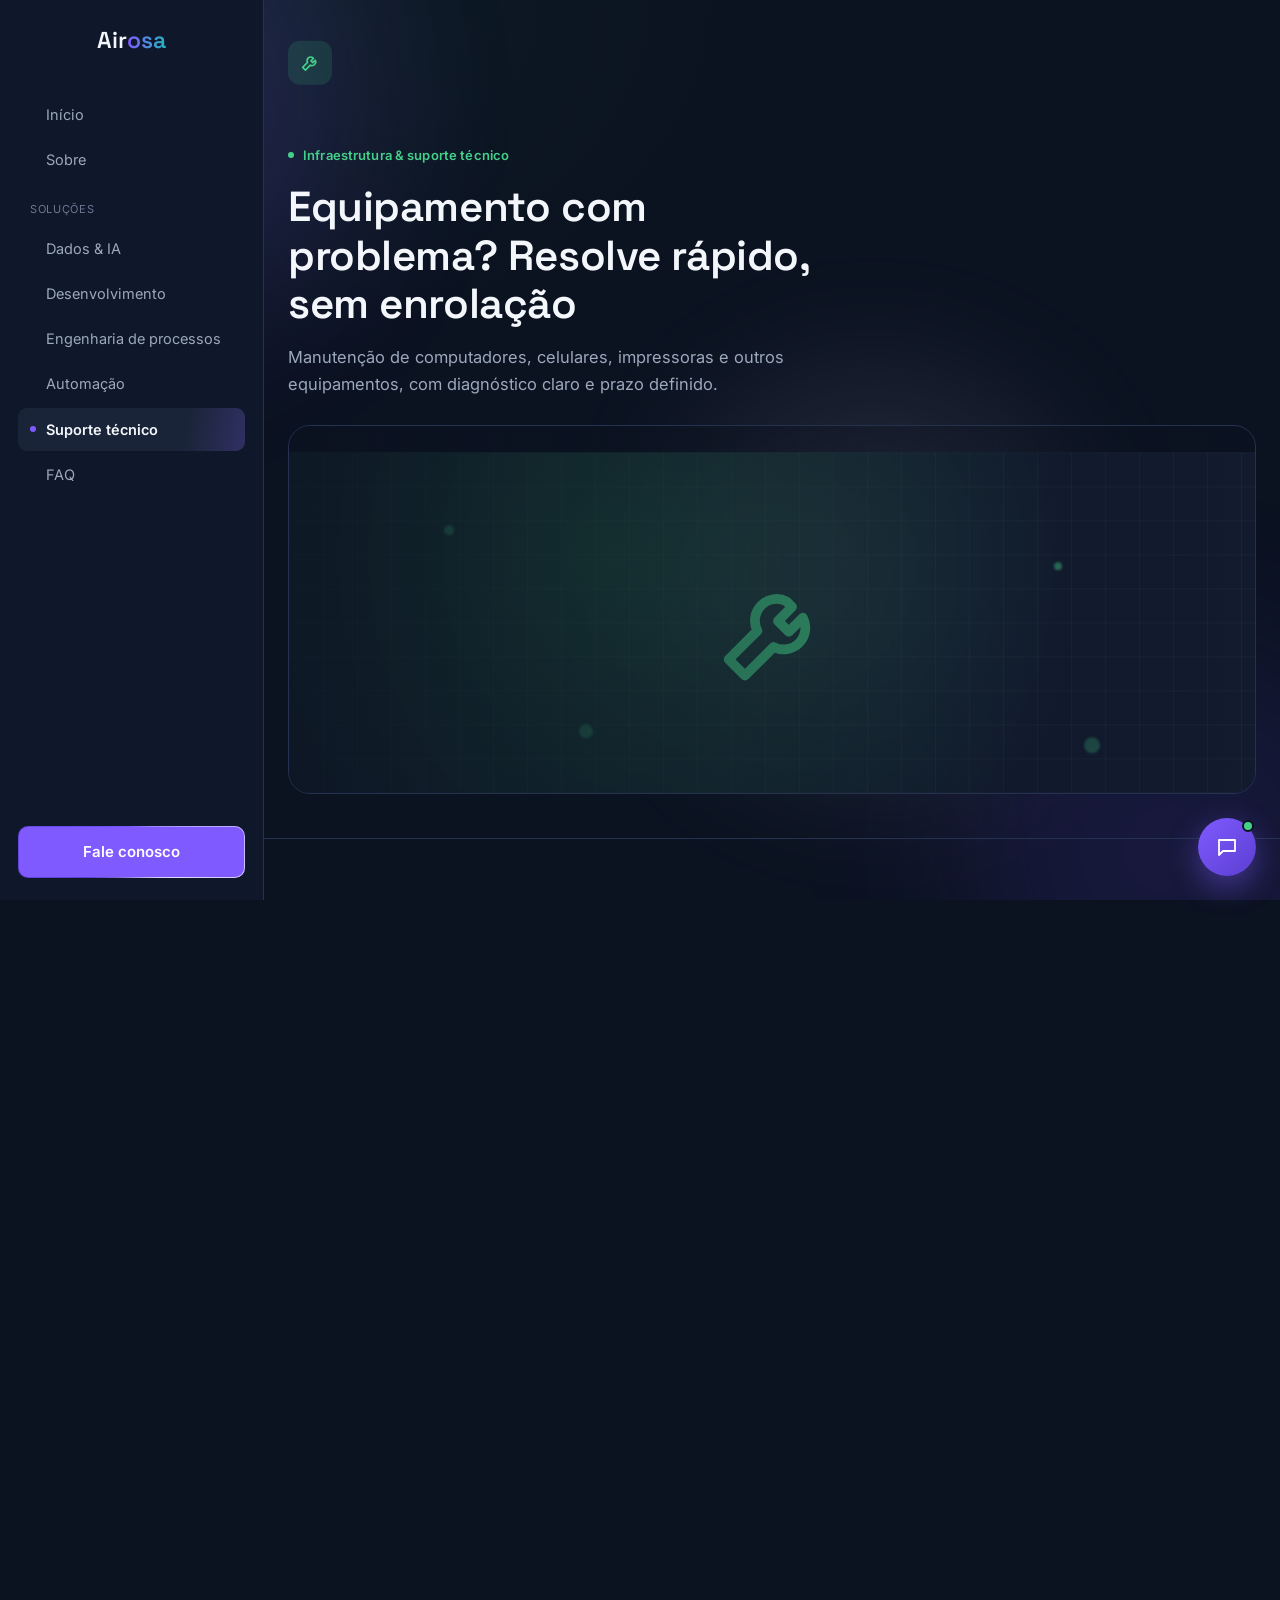
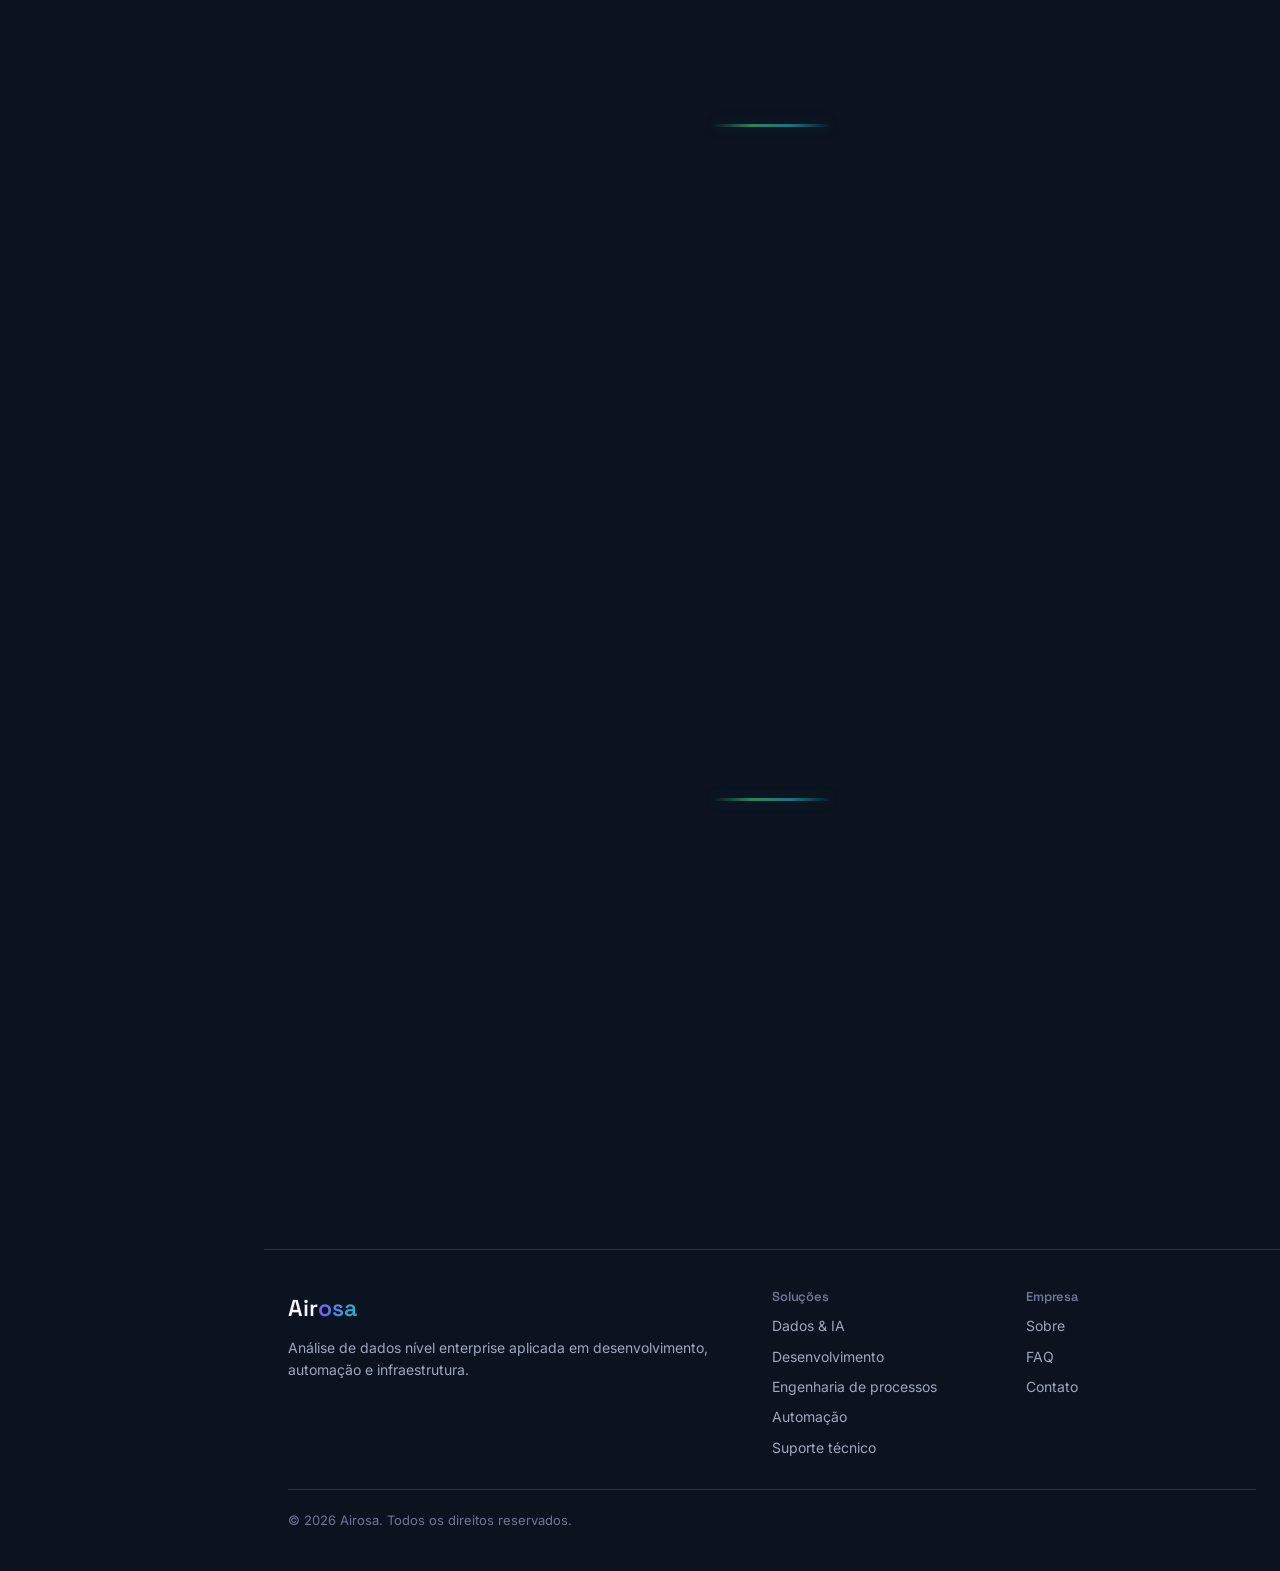
<file: servicos/suporte.html>
<!DOCTYPE html>
<html lang="pt-BR">
<head>
<meta charset="UTF-8">
<meta name="viewport" content="width=device-width, initial-scale=1.0">
<title>Suporte Técnico — PCs, celulares e impressoras</title>
<meta name="description" content="Manutenção de computadores, celulares, impressoras, backup de dados e consultoria de compra.">

<!-- Open Graph — usado por LinkedIn, WhatsApp, Facebook etc. pra montar
     o preview quando o link é compartilhado. og:image precisa ser uma
     URL absoluta (o crawler busca direto, sem carregar o resto do site). -->
<meta property="og:type" content="website">
<meta property="og:site_name" content="Airosa">
<meta property="og:title" content="Suporte Técnico — PCs, celulares e impressoras">
<meta property="og:description" content="Manutenção de computadores, celulares, impressoras, backup de dados e consultoria de compra.">
<meta property="og:image" content="https://airosa32.github.io/Home_Page_Linkedin/og-image.png">
<meta property="og:image:width" content="1200">
<meta property="og:image:height" content="630">
<meta property="og:url" content="https://airosa32.github.io/Home_Page_Linkedin/">

<meta name="twitter:card" content="summary_large_image">
<meta name="twitter:title" content="Suporte Técnico — PCs, celulares e impressoras">
<meta name="twitter:description" content="Manutenção de computadores, celulares, impressoras, backup de dados e consultoria de compra.">
<meta name="twitter:image" content="https://airosa32.github.io/Home_Page_Linkedin/og-image.png">

<link rel="preconnect" href="https://fonts.googleapis.com">
<link href="https://fonts.googleapis.com/css2?family=Space+Grotesk:wght@500;600;700&family=Inter:wght@400;500;600&display=swap" rel="stylesheet">
<link rel="stylesheet" href="../css/style.css">
</head>
<body class="tint-green">
<div class="scroll-progress" aria-hidden="true"><div class="scroll-progress-bar"></div></div>
<div class="bg-ambient" aria-hidden="true">
  <span class="a1"></span>

  <span class="a2"></span>
  <span class="a3"></span>

</div>
<div class="mobile-topbar">
  <a href="../index.html" class="logo mobile-logo">Air<span>osa</span></a>
  <button class="menu-toggle" aria-label="Abrir menu"><span class="hamburger"><span></span><span></span><span></span></span></button>
</div>
<aside class="sidebar">
  <div class="sidebar-top">
    <a href="../index.html" class="logo">Air<span>osa</span></a>
    <button class="sidebar-close" aria-label="Fechar menu">×</button>
  </div>
  <nav class="side-nav">
    <a href="../index.html" class="side-link"><span class="side-dot"></span>Início</a>
      <a href="../sobre.html" class="side-link"><span class="side-dot"></span>Sobre</a>
    <div class="side-group-label">Soluções</div>
    <a href="../servicos/dados-ia.html" class="side-link"><span class="side-dot"></span>Dados & IA</a>
      <a href="../servicos/desenvolvimento.html" class="side-link"><span class="side-dot"></span>Desenvolvimento</a>
      <a href="../servicos/processos.html" class="side-link"><span class="side-dot"></span>Engenharia de processos</a>
      <a href="../servicos/automacao.html" class="side-link"><span class="side-dot"></span>Automação</a>
      <a href="../servicos/suporte.html" class="side-link active"><span class="side-dot"></span>Suporte técnico</a>
    <a href="../faq.html" class="side-link"><span class="side-dot"></span>FAQ</a>
  </nav>
  <a href="../contato.html" class="btn btn-primary sidebar-cta">Fale conosco</a>
</aside>
<div class="sidebar-overlay"></div>
<main class="main-content">

<section class="page-hero">
  <div class="container">
    <div class="icon-badge green hero-enter"><svg viewBox="0 0 24 24" fill="none" stroke="currentColor" stroke-width="1.8" stroke-linecap="round" stroke-linejoin="round"><path d="M14.7 6.3a4 4 0 0 0-5.4 5.4L4 17l3 3 5.3-5.3a4 4 0 0 0 5.4-5.4l-2.6 2.6-2-2 2.6-2.6z"/></svg></div>
    <span class="eyebrow c-green hero-enter">Infraestrutura & suporte técnico</span>
    <h1 class="hero-enter">Equipamento com problema? Resolve rápido, sem enrolação</h1>
    <p class="lead hero-enter">Manutenção de computadores, celulares, impressoras e outros equipamentos, com diagnóstico claro e prazo definido.</p>
    <div class="page-media reveal">
      <div class="visual-panel green" role="img" aria-label="Equipamento com problema? Resolve rápido, sem enrolação">
        <div class="vp-icon"><svg viewBox="0 0 24 24" fill="none" stroke="currentColor" stroke-width="1.8" stroke-linecap="round" stroke-linejoin="round"><path d="M14.7 6.3a4 4 0 0 0-5.4 5.4L4 17l3 3 5.3-5.3a4 4 0 0 0 5.4-5.4l-2.6 2.6-2-2 2.6-2.6z"/></svg></div>
        <span class="vp-dot d1"></span>
        <span class="vp-dot d2"></span>
        <span class="vp-dot d3"></span>
        <span class="vp-dot d4"></span>
      </div>
    </div>
  </div>
</section>

<section>
  <div class="container">
    
    <div class="service-list">
      <div class="service-item reveal-left">
        <div class="icon-badge green"><svg viewBox="0 0 24 24" fill="none" stroke="currentColor" stroke-width="1.8" stroke-linecap="round" stroke-linejoin="round"><rect x="3" y="4" width="18" height="12" rx="2"/><path d="M8 20h8M12 16v4"/></svg></div>
        <h3>Manutenção de PCs/notebooks</h3>
        <p>Formatação, limpeza, upgrade, remoção de vírus, otimização de performance.</p>
        <div class="who"><b>Pra quem é:</b> uso doméstico ou empresarial.</div>
      </div>
      <div class="service-item reveal-right">
        <div class="icon-badge green"><svg viewBox="0 0 24 24" fill="none" stroke="currentColor" stroke-width="1.8" stroke-linecap="round" stroke-linejoin="round"><rect x="6" y="2" width="12" height="20" rx="2"/><path d="M10 18h4"/></svg></div>
        <h3>Manutenção de celulares</h3>
        <p>Diagnóstico e resolução de problemas de software.</p>
        <div class="who"><b>Pra quem é:</b> uso pessoal.</div>
      </div>
      <div class="service-item reveal-left">
        <div class="icon-badge green"><svg viewBox="0 0 24 24" fill="none" stroke="currentColor" stroke-width="1.8" stroke-linecap="round" stroke-linejoin="round"><path d="M6 9V3h12v6"/><rect x="4" y="9" width="16" height="8" rx="1"/><path d="M6 17v4h12v-4"/></svg></div>
        <h3>Manutenção de impressoras e outros equipamentos</h3>
        <p>Configuração, resolução de erros, manutenção preventiva.</p>
        <div class="who"><b>Pra quem é:</b> escritórios e uso doméstico.</div>
      </div>
      <div class="service-item reveal-right">
        <div class="icon-badge green"><svg viewBox="0 0 24 24" fill="none" stroke="currentColor" stroke-width="1.8" stroke-linecap="round" stroke-linejoin="round"><path d="M12 2l8 4v6c0 5-3.5 8-8 10-4.5-2-8-5-8-10V6l8-4z"/></svg></div>
        <h3>Backup e recuperação de dados</h3>
        <p>Configuração de backup automático e tentativa de recuperação de arquivos perdidos ou corrompidos.</p>
        <div class="who"><b>Pra quem é:</b> quem já perdeu (ou tem medo de perder) arquivo importante.</div>
      </div>
      <div class="service-item reveal-left">
        <div class="icon-badge green"><svg viewBox="0 0 24 24" fill="none" stroke="currentColor" stroke-width="1.8" stroke-linecap="round" stroke-linejoin="round"><circle cx="9" cy="20" r="1"/><circle cx="18" cy="20" r="1"/><path d="M2 3h2l2.6 12.4a2 2 0 0 0 2 1.6h8a2 2 0 0 0 2-1.6L21 7H6"/></svg></div>
        <h3>Consultoria de compra de equipamento</h3>
        <p>Ajuda pra escolher o equipamento certo pro uso e orçamento, evitando compra errada.</p>
        <div class="who"><b>Pra quem é:</b> quem vai comprar PC/notebook/impressora e não sabe o que olhar.</div>
      </div>
    </div>
  </div>
</section>

<div class="container"><div class="section-divider green"></div></div>

<section>
  <div class="container">
    <div class="parallax-banner reveal">
      <div class="visual-panel green" role="img" aria-label="Diagnóstico claro, prazo definido">
        <div class="vp-icon"><svg viewBox="0 0 24 24" fill="none" stroke="currentColor" stroke-width="1.8" stroke-linecap="round" stroke-linejoin="round"><path d="M14.7 6.3a4 4 0 0 0-5.4 5.4L4 17l3 3 5.3-5.3a4 4 0 0 0 5.4-5.4l-2.6 2.6-2-2 2.6-2.6z"/></svg></div>
        <span class="vp-dot d1"></span>
        <span class="vp-dot d2"></span>
        <span class="vp-dot d3"></span>
        <span class="vp-dot d4"></span>
      </div>
      <div class="parallax-banner-content">
        <span class="eyebrow c-green">Infraestrutura & suporte técnico</span>
        <h2>Diagnóstico claro, prazo definido</h2>
        <p>Sem enrolação técnica: você sabe o que está errado e quanto tempo leva pra resolver.</p>
      </div>
    </div>
  </div>
</section>

<div class="container"><div class="section-divider green"></div></div>

<section>
  <div class="container">
    <div class="cta-banner reveal">
      <h2>Equipamento parado ou lento?</h2>
      <p>Conte o problema e receba um diagnóstico com prazo claro.</p>
      <a href="../contato.html" class="btn btn-primary">Solicitar diagnóstico</a>
    </div>
  </div>
</section>

</main>
<div class="chat-widget" id="chatWidget">
  <button class="chat-toggle" id="chatToggle" aria-label="Abrir chat de suporte">
    <svg class="chat-icon-open" viewBox="0 0 24 24" fill="none" stroke="currentColor" stroke-width="1.8" stroke-linecap="round" stroke-linejoin="round"><path d="M4 5h16v11H8l-4 4V5z"/></svg>
    <svg class="chat-icon-close" viewBox="0 0 24 24" fill="none" stroke="currentColor" stroke-width="1.8" stroke-linecap="round" stroke-linejoin="round"><path d="M18 6L6 18M6 6l12 12"/></svg>
    <span class="chat-toggle-dot"></span>
  </button>
  <div class="chat-panel" id="chatPanel">
    <div class="chat-header">
      <div class="chat-header-info">
        <div class="chat-avatar">A</div>
        <div>
          <div class="chat-title">Assistente Airosa</div>
          <div class="chat-status"><span class="chat-status-dot"></span>Online</div>
        </div>
      </div>
    </div>
    <div class="chat-messages" id="chatMessages">
      <div class="chat-msg bot">Oi! Posso ajudar a entender qual serviço faz mais sentido pro seu caso. O que você precisa?</div>
    </div>
    <form class="chat-input-row" id="chatForm">
      <input type="text" id="chatInput" placeholder="Digite sua pergunta..." autocomplete="off">
      <button type="submit" class="chat-send" aria-label="Enviar mensagem">
        <svg viewBox="0 0 24 24" fill="none" stroke="currentColor" stroke-width="2" stroke-linecap="round" stroke-linejoin="round"><path d="M22 2 11 13"/><path d="M22 2 15 22l-4-9-9-4 20-7z"/></svg>
      </button>
    </form>
  </div>
</div>
<footer class="site-footer">
  <div class="container">
    <div class="footer-grid">
      <div>
        <a href="../index.html" class="logo">Air<span>osa</span></a>
        <p style="margin-top:10px; font-size:14px;">Análise de dados nível enterprise aplicada em desenvolvimento, automação e infraestrutura.</p>
      </div>
      <div>
        <h4>Soluções</h4>
        <div class="footer-links">
          <a href="../servicos/dados-ia.html">Dados &amp; IA</a>
          <a href="../servicos/desenvolvimento.html">Desenvolvimento</a>
          <a href="../servicos/processos.html">Engenharia de processos</a>
          <a href="../servicos/automacao.html">Automação</a>
          <a href="../servicos/suporte.html">Suporte técnico</a>
        </div>
      </div>
      <div>
        <h4>Empresa</h4>
        <div class="footer-links">
          <a href="../sobre.html">Sobre</a>
          <a href="../faq.html">FAQ</a>
          <a href="../contato.html">Contato</a>
        </div>
      </div>
    </div>
    <div class="footer-bottom">© 2026 Airosa. Todos os direitos reservados.</div>
  </div>
</footer>
<script src="../js/main.js"></script>
<script src="../js/chat-widget.js"></script>
</body>
</html>
</file>
<file: css/style.css>
/* ===== Design tokens ===== */
:root {
  --bg: #0B1220;
  --bg-soft: #0F172A;
  --surface: #131C30;
  --surface-2: #1A2438;
  --border: #253150;

  --text: #F3F6FB;
  --text-dim: #9CA8BC;
  --text-faint: #6C7793;

  --brand: #7F5AFF;
  --brand-dim: #5B3FD1;
  --teal: #23B5C0;
  --coral: #F2635F;
  --amber: #FFC94A;
  --green: #45D08A;

  --radius-sm: 8px;
  --radius: 14px;
  --radius-lg: 22px;

  --maxw: 1160px;

  --font-head: "Space Grotesk", sans-serif;
  --font-body: "Inter", sans-serif;
}

* { box-sizing: border-box; }
html { scroll-behavior: smooth; overflow-x: hidden; max-width: 100%; }

/* Foco visível pra quem navega pelo teclado (Tab) — sem isso, é
   impossível saber em qual elemento você está. Só aparece com
   :focus-visible, então o mouse continua "limpo" sem contorno. */
:focus-visible {
  outline: 2px solid var(--brand);
  outline-offset: 3px;
  border-radius: 4px;
}

/* ===== Widget de chat ===== */
.chat-widget {
  position: fixed;
  bottom: 24px; right: 24px;
  z-index: 500;
}

.chat-toggle {
  position: relative;
  width: 58px; height: 58px;
  border-radius: 50%;
  background: linear-gradient(135deg, var(--brand), var(--brand-dim));
  border: none;
  color: #fff;
  display: flex; align-items: center; justify-content: center;
  cursor: pointer;
  box-shadow: 0 10px 30px rgba(127,90,255,0.45);
  transition: transform 0.25s cubic-bezier(0.16,1,0.3,1);
}
.chat-toggle:hover { transform: scale(1.06); }
.chat-toggle svg { width: 24px; height: 24px; position: absolute; transition: opacity 0.2s ease, transform 0.2s ease; }
.chat-icon-close { opacity: 0; transform: rotate(-45deg) scale(0.6); }
.chat-icon-open { opacity: 1; transform: rotate(0) scale(1); }
.chat-widget.open .chat-icon-open { opacity: 0; transform: rotate(45deg) scale(0.6); }
.chat-widget.open .chat-icon-close { opacity: 1; transform: rotate(0) scale(1); }

.chat-toggle-dot {
  position: absolute;
  top: 2px; right: 2px;
  width: 12px; height: 12px;
  border-radius: 50%;
  background: var(--green);
  border: 2px solid var(--bg);
}
.chat-widget.open .chat-toggle-dot { display: none; }

.chat-panel {
  position: absolute;
  bottom: 72px; right: 0;
  width: min(340px, calc(100vw - 48px));
  height: 460px;
  max-height: calc(100vh - 120px);
  max-height: calc(100dvh - 120px);
  background: var(--bg-soft);
  border: 1px solid var(--border);
  border-radius: var(--radius-lg);
  box-shadow: 0 24px 60px rgba(0,0,0,0.5);
  display: flex;
  flex-direction: column;
  overflow: hidden;
  opacity: 0;
  transform: translateY(16px) scale(0.96);
  pointer-events: none;
  transform-origin: bottom right;
  transition: opacity 0.25s cubic-bezier(0.16,1,0.3,1), transform 0.25s cubic-bezier(0.16,1,0.3,1);
}
.chat-widget.open .chat-panel {
  opacity: 1;
  transform: translateY(0) scale(1);
  pointer-events: auto;
}

.chat-header {
  padding: 16px 18px;
  border-bottom: 1px solid var(--border);
  background: var(--surface);
}
.chat-header-info { display: flex; align-items: center; gap: 10px; }
.chat-avatar {
  width: 34px; height: 34px;
  border-radius: 50%;
  background: linear-gradient(135deg, var(--brand), var(--brand-dim));
  color: #fff;
  display: flex; align-items: center; justify-content: center;
  font-family: var(--font-head);
  font-weight: 600;
  font-size: 14px;
  flex-shrink: 0;
}
.chat-title { font-size: 14px; font-weight: 600; color: var(--text); }
.chat-status { display: flex; align-items: center; gap: 6px; font-size: 12px; color: var(--text-faint); }
.chat-status-dot { width: 6px; height: 6px; border-radius: 50%; background: var(--green); }

.chat-messages {
  flex: 1;
  overflow-y: auto;
  padding: 16px 18px;
  display: flex;
  flex-direction: column;
  gap: 10px;
}
.chat-msg {
  max-width: 82%;
  padding: 10px 13px;
  border-radius: 14px;
  font-size: 13.5px;
  line-height: 1.5;
  animation: chatMsgIn 0.3s cubic-bezier(0.16,1,0.3,1);
}
@keyframes chatMsgIn {
  from { opacity: 0; transform: translateY(6px); }
  to   { opacity: 1; transform: translateY(0); }
}
.chat-msg.bot {
  align-self: flex-start;
  background: var(--surface);
  border: 1px solid var(--border);
  color: var(--text-dim);
  border-bottom-left-radius: 4px;
}
.chat-msg.user {
  align-self: flex-end;
  background: var(--brand);
  color: #fff;
  border-bottom-right-radius: 4px;
}

.chat-msg.typing { display: flex; gap: 4px; padding: 13px; align-items: center; }
.chat-msg.typing span {
  width: 6px; height: 6px;
  border-radius: 50%;
  background: var(--text-faint);
  animation: typingBounce 1.1s ease-in-out infinite;
}
.chat-msg.typing span:nth-child(2) { animation-delay: 0.15s; }
.chat-msg.typing span:nth-child(3) { animation-delay: 0.3s; }
@keyframes typingBounce {
  0%, 60%, 100% { transform: translateY(0); opacity: 0.5; }
  30%           { transform: translateY(-4px); opacity: 1; }
}

.chat-input-row {
  display: flex;
  gap: 8px;
  padding: 12px;
  border-top: 1px solid var(--border);
  background: var(--surface);
}
.chat-input-row input {
  flex: 1;
  background: var(--bg-soft);
  border: 1px solid var(--border);
  border-radius: 20px;
  padding: 9px 14px;
  color: var(--text);
  font-size: 13.5px;
  font-family: var(--font-body);
}
.chat-input-row input:focus { outline: none; border-color: var(--brand); }
.chat-send {
  width: 36px; height: 36px;
  border-radius: 50%;
  background: var(--brand);
  border: none;
  color: #fff;
  display: flex; align-items: center; justify-content: center;
  cursor: pointer;
  flex-shrink: 0;
  transition: transform 0.2s cubic-bezier(0.16,1,0.3,1);
}
.chat-send:hover { transform: scale(1.08); }
.chat-send svg { width: 15px; height: 15px; }

@media (max-width: 480px) {
  .chat-widget { bottom: 16px; right: 16px; }
  .chat-panel { width: calc(100vw - 32px); }
}
@media (prefers-reduced-motion: reduce) {
  .chat-msg.typing span { animation: none; opacity: 0.7; }
}

.btn.sending { opacity: 0.75; cursor: default; animation: sendPulse 1s ease-in-out infinite; }
@keyframes sendPulse {
  0%, 100% { opacity: 0.75; }
  50%      { opacity: 0.95; }
}
.form-note {
  display: flex;
  align-items: center;
  gap: 9px;
  font-size: 13px;
  color: var(--text-dim);
  margin-top: 12px;
  opacity: 0;
  transform: translateY(6px);
  transition: opacity 0.4s ease, transform 0.4s ease;
}
.form-note.show { opacity: 1; transform: translateY(0); }
.form-note .note-icon {
  width: 17px; height: 17px;
  color: var(--amber);
  flex-shrink: 0;
  animation: notePop 0.5s ease-out;
}
.form-note.success .note-icon { color: var(--green); }
.form-note.error .note-icon { color: var(--coral); }
.form-note.success { color: var(--green); }
.form-note.error { color: var(--coral); }
@keyframes notePop {
  0%   { transform: scale(0.6); opacity: 0; }
  100% { transform: scale(1); opacity: 1; }
}
@media (prefers-reduced-motion: reduce) {
  .btn.sending { animation: none; }
  .form-note .note-icon { animation: none; }
}

/* ===== Barra de progresso de leitura ===== */
.scroll-progress {
  position: fixed;
  top: 0; left: 0; right: 0;
  height: 3px;
  z-index: 400;
  pointer-events: none;
}
.scroll-progress-bar {
  height: 100%;
  width: 0%;
  background: linear-gradient(90deg, var(--brand), var(--brand-dim));
}

/* ===== Selos de ferramentas/tecnologias =====
   Linha simples (flex-wrap, centralizada) — o navegador cuida do
   espaçamento sozinho, sem risco de sobreposição. Ícone real +
   flutuação leve contínua depois que aparece na tela. */
.skill-badges {
  display: flex;
  flex-wrap: wrap;
  justify-content: center;
  gap: 12px 14px;
  margin-top: 22px;
}
.skill-badge {
  display: inline-flex;
  align-items: center;
  gap: 7px;
  padding: 8px 16px;
  border-radius: 20px;
  background: var(--surface);
  border: 1px solid var(--border);
  font-size: 13.5px;
  font-weight: 600;
  color: var(--text-dim);
  opacity: 0;
  transform: translateY(6px);
  filter: blur(3px);
  transition: opacity 0.6s ease, transform 0.6s ease, filter 0.6s ease, border-color 0.25s ease, color 0.25s ease;
}
.skill-icon {
  width: 15px; height: 15px;
  flex-shrink: 0;
  filter: brightness(0) invert(1);
  opacity: 0.75;
}
.skill-icon svg { width: 100%; height: 100%; display: block; }
.skill-badge:hover { border-color: var(--brand); color: var(--text); }
.skill-badge:hover .skill-icon { opacity: 1; }

.skill-badges.in .skill-badge {
  opacity: 1;
  transform: translateY(0);
  filter: blur(0);
  animation: floatBadge 4.2s ease-in-out infinite;
}
.skill-badges.in .skill-badge:nth-child(1)  { transition-delay: 0.00s; }
.skill-badges.in .skill-badge:nth-child(2)  { transition-delay: 0.04s; }
.skill-badges.in .skill-badge:nth-child(3)  { transition-delay: 0.08s; }
.skill-badges.in .skill-badge:nth-child(4)  { transition-delay: 0.12s; }
.skill-badges.in .skill-badge:nth-child(5)  { transition-delay: 0.16s; }
.skill-badges.in .skill-badge:nth-child(6)  { transition-delay: 0.20s; }
.skill-badges.in .skill-badge:nth-child(7)  { transition-delay: 0.24s; }
.skill-badges.in .skill-badge:nth-child(8)  { transition-delay: 0.28s; }
.skill-badges.in .skill-badge:nth-child(9)  { transition-delay: 0.32s; }
.skill-badges.in .skill-badge:nth-child(10) { transition-delay: 0.36s; }
.skill-badges.in .skill-badge:nth-child(11) { transition-delay: 0.40s; }
.skill-badges.in .skill-badge:nth-child(12) { transition-delay: 0.44s; }

/* Flutuação contínua depois de aparecer — duração e atraso variam
   por selo pra não ficarem todos sincronizados. */
.skill-badges.in .skill-badge:nth-child(2n) { animation-duration: 4.8s; animation-delay: -1.4s; }
.skill-badges.in .skill-badge:nth-child(3n) { animation-duration: 3.7s; animation-delay: -0.6s; }
.skill-badges.in .skill-badge:nth-child(5n) { animation-duration: 5.3s; animation-delay: -2.5s; }
@keyframes floatBadge {
  0%, 100% { transform: translateY(0); }
  50%      { transform: translateY(-5px); }
}
@media (prefers-reduced-motion: reduce) {
  .skill-badge { opacity: 1; transform: none; filter: none; transition: none; }
  .skill-badges.in .skill-badge { animation: none; }
}

/* ===== Linha do tempo animada (seção Experiência) ===== */
.timeline-list {
  position: relative;
  list-style: none;
  padding: 0;
  margin: 20px 0 0;
  display: flex;
  flex-direction: column;
  gap: 22px;
}
.timeline-list li {
  position: relative;
  padding-left: 28px;
  font-size: 14.5px;
  color: var(--text-dim);
}
.timeline-list li::before {
  content: "";
  position: absolute;
  left: 0; top: 4px;
  width: 10px; height: 10px;
  border-radius: 50%;
  background: var(--surface);
  border: 2px solid var(--brand);
  z-index: 2;
}
.timeline-list::before {
  content: "";
  position: absolute;
  left: 4px; top: 8px; bottom: 8px;
  width: 2px;
  background: var(--border);
}
.timeline-list::after {
  content: "";
  position: absolute;
  left: 4px; top: 8px; bottom: 8px;
  width: 2px;
  background: var(--brand);
  transform: scaleY(0);
  transform-origin: top;
  transition: transform 1.2s cubic-bezier(0.16,1,0.3,1);
}
.timeline-list.in::after { transform: scaleY(1); }
@media (prefers-reduced-motion: reduce) {
  .timeline-list::after { transform: scaleY(1); transition: none; }
}
/* ===== Fundo animado contínuo (atrás de tudo, em toda página) ===== */
.bg-ambient {
  position: fixed;
  inset: 0;
  z-index: -1;
  overflow: hidden;
  pointer-events: none;
}
.bg-ambient span {
  position: absolute;
  border-radius: 50%;
  filter: blur(90px);
  opacity: 0.16;
}
.bg-ambient .a1 {
  width: 480px; height: 480px;
  background: var(--brand);
  top: -140px; left: -120px;
  animation: ambientA 24s ease-in-out infinite;
}
.bg-ambient .a2 {
  width: 420px; height: 420px;
  background: var(--brand-dim);
  bottom: -160px; right: -100px;
  animation: ambientB 28s ease-in-out infinite;
}
.bg-ambient .a3 {
  width: 340px; height: 340px;
  background: #E4DBFF;
  top: 45%; left: 55%;
  animation: ambientC 32s ease-in-out infinite;
}
@keyframes ambientA {
  0%, 100% { transform: translate(0, 0); }
  50%      { transform: translate(90px, 60px); }
}
@keyframes ambientB {
  0%, 100% { transform: translate(0, 0); }
  50%      { transform: translate(-80px, -50px); }
}
@keyframes ambientC {
  0%, 100% { transform: translate(0, 0) scale(1); }
  50%      { transform: translate(-60px, 40px) scale(1.15); }
}
@media (prefers-reduced-motion: reduce) {
  .bg-ambient span { animation: none; }
}

body {
  margin: 0;
  background: var(--bg);
  color: var(--text);
  font-family: var(--font-body);
  font-size: 16px;
  line-height: 1.6;
  -webkit-font-smoothing: antialiased;
  overflow-x: hidden;
  max-width: 100%;
}

/* Tom de fundo sutil por categoria — cada página de serviço ganha
   uma leve identidade de cor, em vez de todas serem o mesmo navy. */
body.tint-purple { background: radial-gradient(ellipse 900px 600px at 15% 0%, rgba(127,90,255,0.07), transparent 60%), var(--bg); }
body.tint-teal    { background: radial-gradient(ellipse 900px 600px at 15% 0%, rgba(35,181,192,0.07), transparent 60%), var(--bg); }
body.tint-coral   { background: radial-gradient(ellipse 900px 600px at 15% 0%, rgba(242,99,95,0.07), transparent 60%), var(--bg); }
body.tint-amber   { background: radial-gradient(ellipse 900px 600px at 15% 0%, rgba(255,201,74,0.07), transparent 60%), var(--bg); }
body.tint-green   { background: radial-gradient(ellipse 900px 600px at 15% 0%, rgba(69,208,138,0.07), transparent 60%), var(--bg); }

img { max-width: 100%; display: block; }
a { color: inherit; text-decoration: none; }

h1, h2, h3, h4 {
  font-family: var(--font-head);
  font-weight: 600;
  line-height: 1.15;
  margin: 0 0 0.5em;
  letter-spacing: -0.01em;
}

p { margin: 0 0 1em; color: var(--text-dim); max-width: 62ch; }

.container {
  max-width: var(--maxw);
  margin: 0 auto;
  padding: 0 24px;
}

.eyebrow {
  display: inline-flex;
  align-items: center;
  gap: 9px;
  font-size: 13px;
  font-weight: 600;
  letter-spacing: 0.01em;
  color: var(--amber);
}
.eyebrow::before {
  content: "";
  width: 6px; height: 6px;
  border-radius: 50%;
  background: currentColor;
  flex-shrink: 0;
}
/* Variantes por categoria — pra o selo sempre casar com a cor do
   ícone/tema da página, em vez de ficar sempre amarelo em tudo. */
.eyebrow.c-purple { color: var(--brand); }
.eyebrow.c-teal    { color: var(--teal); }
.eyebrow.c-coral   { color: var(--coral); }
.eyebrow.c-amber   { color: var(--amber); }
.eyebrow.c-green   { color: var(--green); }

.btn {
  display: inline-flex;
  align-items: center;
  gap: 8px;
  padding: 13px 24px;
  border-radius: 10px;
  font-family: var(--font-body);
  font-weight: 600;
  font-size: 15px;
  cursor: pointer;
  border: 1px solid transparent;
}

/* Ângulo animável registrado como propriedade CSS — é isso que
   permite girar o conic-gradient da borda com @keyframes, sem JS
   e sem precisar de nada "vazando" pra fora do botão. */
@property --angle {
  syntax: '<angle>';
  initial-value: 0deg;
  inherits: false;
}

.btn-primary {
  --angle: 0deg;
  color: #fff;
  border: 1.5px solid transparent;
  /* Duas camadas de fundo: a de dentro (padding-box) é a cor sólida
     do botão; a de fora (border-box) é o gradiente giratório — só a
     faixa da borda em si mostra o gradiente, o miolo fica opaco.
     Paleta só em tons de roxo e branco, pra não misturar cor
     nenhuma que destoe da identidade do botão. */
  background-image:
    linear-gradient(var(--brand), var(--brand)),
    conic-gradient(from var(--angle), var(--brand), #E4DBFF, var(--brand-dim), var(--brand));
  background-origin: border-box;
  background-clip: padding-box, border-box;
  animation: spinBorder 9s linear infinite;
}
.btn-primary:hover {
  background-image:
    linear-gradient(#8f6dff, #8f6dff),
    conic-gradient(from var(--angle), var(--brand), #E4DBFF, var(--brand-dim), var(--brand));
}
@keyframes spinBorder {
  to { --angle: 360deg; }
}
@media (prefers-reduced-motion: reduce) {
  .btn-primary { animation: none; }
}

.btn-ghost {
  background: transparent;
  border-color: var(--border);
  color: var(--text);
}
.btn-ghost:hover { background: var(--surface); border-color: var(--text-faint); }

.logo {
  font-family: var(--font-head);
  font-size: 23px;
  font-weight: 600;
  color: var(--text);
}
.logo span {
  color: var(--brand); /* fallback pra navegador que não suporta o gradiente em texto */
  background: linear-gradient(90deg, var(--brand), var(--teal), var(--coral), var(--brand));
  background-size: 300% 100%;
  -webkit-background-clip: text;
  background-clip: text;
  -webkit-text-fill-color: transparent;
  animation: logoShimmer 6s linear infinite;
}
@keyframes logoShimmer {
  0%   { background-position: 0% 50%; }
  100% { background-position: 300% 50%; }
}
@media (prefers-reduced-motion: reduce) {
  .logo span { animation: none; background: none; -webkit-text-fill-color: var(--brand); color: var(--brand); }
}

/* ===== Hero / parallax ===== */
.hero {
  position: relative;
  overflow: hidden;
  padding: 90px 0 70px;
  text-align: center;
}

.hero-layer {
  position: absolute;
  inset: -10%;
  pointer-events: none;
  will-change: transform;
}
.hero-layer.l1 { background: radial-gradient(circle at 25% 25%, rgba(127,90,255,0.28), transparent 55%); }
.hero-layer.l2 { background: radial-gradient(circle at 80% 65%, rgba(35,181,192,0.22), transparent 50%); }
.hero-layer.l3 {
  width: 90px; height: 90px; border-radius: 22px;
  background: rgba(255,201,74,0.14);
  top: 18%; left: 8%;
}
.hero-layer.l4 {
  width: 60px; height: 60px; border-radius: 50%;
  background: rgba(242,99,95,0.16);
  bottom: 14%; right: 10%;
}

.hero-inner { position: relative; z-index: 2; }

.hero h1 {
  font-size: clamp(32px, 5.4vw, 54px);
  max-width: 15ch;
  margin: 20px auto 18px;
}

.hero p.lead {
  max-width: 56ch;
  margin: 0 auto 30px;
  font-size: 17px;
}

.hero-actions {
  display: flex;
  gap: 14px;
  justify-content: center;
  flex-wrap: wrap;
}

/* ===== Sections ===== */
section { padding: 64px 0; }
.section-head { max-width: 60ch; margin-bottom: 36px; }
.section-head .eyebrow { margin-bottom: 14px; }

/* ===== Category grid ===== */
.cat-grid {
  display: grid;
  grid-template-columns: 1fr;
  gap: 16px;
}
@media (min-width: 640px) { .cat-grid { grid-template-columns: 1fr 1fr; } }
@media (min-width: 960px) { .cat-grid { grid-template-columns: repeat(4, 1fr); } }

.cat-card {
  background: var(--surface);
  border: 1px solid var(--border);
  border-radius: var(--radius);
  padding: 24px;
  transition: border-color 0.3s cubic-bezier(0.16,1,0.3,1), transform 0.3s cubic-bezier(0.16,1,0.3,1), box-shadow 0.3s cubic-bezier(0.16,1,0.3,1);
}
.cat-card:hover {
  border-color: var(--text-faint);
  transform: translateY(-4px);
  box-shadow: 0 16px 40px rgba(0,0,0,0.35);
}

.cat-card.featured {
  grid-column: 1 / -1;
  background: linear-gradient(135deg, var(--brand), var(--brand-dim));
  border: none;
}
.cat-card.featured p { color: rgba(255,255,255,0.82); }
.cat-card.featured h3 { color: #fff; }
.cat-card.featured .eyebrow { color: #FFE9A8; }

.cat-card h3 { font-size: 19px; margin-bottom: 6px; }
.cat-card p { font-size: 14px; margin-bottom: 14px; }
.cat-card .cat-link { font-size: 13.5px; font-weight: 600; color: var(--text); display: inline-flex; align-items: center; gap: 6px; }

.dot { width: 8px; height: 8px; border-radius: 50%; display: inline-block; margin-bottom: 12px; }
.dot.teal { background: var(--teal); }
.dot.coral { background: var(--coral); }
.dot.amber { background: var(--amber); }
.dot.green { background: var(--green); }

/* ===== Methodology strip ===== */
.method-strip {
  background: var(--surface);
  border: 1px solid var(--border);
  border-radius: var(--radius);
  padding: 26px 20px;
  display: grid;
  grid-template-columns: 1fr;
  gap: 20px;
}
@media (min-width: 760px) { .method-strip { grid-template-columns: repeat(4, 1fr); } }

.method-step { text-align: left; padding-left: 14px; border-left: 2px solid var(--border); }
.method-step .num { font-family: var(--font-head); font-size: 13px; font-weight: 600; letter-spacing: 0.03em; }
.method-step p { font-size: 13.5px; margin: 4px 0 0; }
.method-step.m1 .num { color: var(--brand); }
.method-step.m2 .num { color: var(--teal); }
.method-step.m3 .num { color: var(--amber); }
.method-step.m4 .num { color: var(--coral); }

/* ===== Transição suave entre páginas ===== */
body {
  opacity: 1;
  transition: opacity 0.35s ease;
}
body.page-leaving { opacity: 0; }
@media (prefers-reduced-motion: reduce) {
  body { transition: none; }
}

/* ===== Divisor decorativo entre seções ===== */
.section-divider {
  width: 120px;
  height: 3px;
  margin: 44px auto;
  border-radius: 3px;
  background: linear-gradient(90deg, transparent, var(--brand), var(--teal), transparent);
  opacity: 0.6;
  box-shadow: 0 0 16px rgba(127,90,255,0.35);
}
.section-divider.coral { background: linear-gradient(90deg, transparent, var(--coral), var(--amber), transparent); box-shadow: 0 0 16px rgba(242,99,95,0.3); }
.section-divider.green { background: linear-gradient(90deg, transparent, var(--green), var(--teal), transparent); box-shadow: 0 0 16px rgba(69,208,138,0.3); }

/* ===== Reveal on scroll ===== */


.reveal {
  opacity: 0;
  transform: translateY(60px);
  filter: blur(6px);
  transition: opacity 0.9s ease, transform 0.9s ease, filter 0.9s ease;
}
.reveal.in { opacity: 1; transform: translateY(0); filter: blur(0); }

/* Entrada lateral — usada nas seções lado a lado (texto de um lado,
   imagem do outro), cada bloco vindo da sua própria borda. */
.reveal-left, .reveal-right, .reveal-up, .reveal-down {
  opacity: 0;
  filter: blur(6px);
  transition: opacity 0.9s cubic-bezier(0.16,1,0.3,1), transform 0.9s cubic-bezier(0.16,1,0.3,1), filter 0.9s ease;
}
.reveal-left { transform: translateX(-100px); }
.reveal-right { transform: translateX(100px); }
.reveal-up { transform: translateY(-70px); }
.reveal-down { transform: translateY(70px); }
.reveal-left.in, .reveal-right.in, .reveal-up.in, .reveal-down.in { opacity: 1; transform: translate(0, 0); filter: blur(0); }

@media (prefers-reduced-motion: reduce) {
  .reveal, .reveal-left, .reveal-right, .reveal-up, .reveal-down, .hero-enter { opacity: 1; transform: none; filter: none; transition: none; }
  html { scroll-behavior: auto; }
}

/* ===== Generic content page ===== */
.page-hero {
  padding: 76px 0 44px;
  border-bottom: 1px solid var(--border);
}
@media (max-width: 700px) {
  .page-hero { padding-top: 36px; }
}
.page-hero .icon-badge { margin-bottom: 20px; }
.page-hero .eyebrow { margin-bottom: 18px; }
.page-hero h1 { margin-bottom: 16px; font-size: clamp(28px, 4.4vw, 42px); max-width: 20ch; }
.page-hero p.lead { max-width: 60ch; font-size: 16.5px; }

.service-list {
  display: grid;
  grid-template-columns: 1fr;
  gap: 14px;
}
@media (min-width: 700px) {
  .service-list { grid-template-columns: 1fr 1fr; }
  /* Se o total de cards for ímpar, o último fica sozinho na última
     linha — em vez de ficar "grudado" na esquerda, ele ocupa as
     duas colunas e centraliza, com a mesma largura dos outros. */
  .service-list > .service-item:last-child:nth-child(odd) {
    grid-column: 1 / -1;
    max-width: calc(50% - 7px);
    margin: 0 auto;
  }
}
.service-item {
  background: var(--surface);
  border: 1px solid var(--border);
  border-radius: var(--radius);
  padding: 22px 24px;
  transition: border-color 0.3s cubic-bezier(0.16,1,0.3,1), transform 0.3s cubic-bezier(0.16,1,0.3,1), box-shadow 0.3s cubic-bezier(0.16,1,0.3,1);
}
.service-item:hover {
  border-color: var(--text-faint);
  transform: translateY(-3px);
  box-shadow: 0 14px 34px rgba(0,0,0,0.3);
}
.service-item .icon-badge { margin-bottom: 12px; }
.service-item:nth-child(odd) { transition-delay: 0s; }
.service-item:nth-child(even) { transition-delay: 0.06s; }
.service-item h3 { font-size: 17px; margin-bottom: 6px; }
.service-item p { font-size: 14.5px; margin-bottom: 10px; }
.service-item .who {
  font-size: 12.5px;
  color: var(--text-faint);
  border-top: 1px solid var(--border);
  padding-top: 10px;
  margin-top: 10px;
}
.service-item .who b { color: var(--text-dim); font-weight: 600; }

.callout {
  background: var(--surface-2);
  border-left: 3px solid var(--brand);
  border-radius: var(--radius-sm);
  padding: 18px 20px;
  font-size: 14.5px;
  color: var(--text-dim);
}
.callout p { margin: 0; color: var(--text-dim); }

/* ===== CTA banner ===== */
.cta-banner {
  background: linear-gradient(135deg, var(--surface-2), var(--surface));
  border: 1px solid var(--border);
  border-radius: var(--radius-lg);
  padding: 44px 30px;
  text-align: center;
}
.cta-banner h2 { font-size: clamp(22px, 3.4vw, 30px); margin-bottom: 10px; }
.cta-banner p { margin: 0 auto 24px; }

/* ===== Footer ===== */
.site-footer {
  border-top: 1px solid var(--border);
  padding: 40px 0;
  margin-top: 40px;
}
.footer-grid {
  display: grid;
  grid-template-columns: 1fr;
  gap: 24px;
}
@media (min-width: 700px) { .footer-grid { grid-template-columns: 2fr 1fr 1fr; } }
.footer-grid h4 { font-size: 13px; color: var(--text-faint); text-transform: none; margin-bottom: 10px; }
.footer-links { display: flex; flex-direction: column; gap: 8px; }
.footer-links a { font-size: 14px; color: var(--text-dim); }
.footer-links a:hover { color: var(--text); }
.footer-bottom {
  margin-top: 30px;
  padding-top: 20px;
  border-top: 1px solid var(--border);
  font-size: 13px;
  color: var(--text-faint);
}

/* ===== FAQ ===== */
.faq-item {
  border-bottom: 1px solid var(--border);
  padding: 18px 0;
}
.faq-item summary {
  cursor: pointer;
  font-weight: 600;
  font-size: 15.5px;
  color: var(--text);
  list-style: none;
}
.faq-item summary::-webkit-details-marker { display: none; }
.faq-item summary::after { content: "+"; float: right; color: var(--text-faint); }
.faq-item[open] summary::after { content: "–"; }
.faq-item p { margin-top: 10px; font-size: 14.5px; }

/* ===== Contact form ===== */
.contact-grid {
  display: grid;
  grid-template-columns: 1fr;
  gap: 32px;
}
@media (min-width: 860px) { .contact-grid { grid-template-columns: 1fr 1fr; } }

form.contact-form { display: flex; flex-direction: column; gap: 14px; }
.field label { display: block; font-size: 13.5px; color: var(--text-dim); margin-bottom: 6px; }
.field input, .field select, .field textarea {
  width: 100%;
  background: var(--surface);
  border: 1px solid var(--border);
  border-radius: var(--radius-sm);
  padding: 12px 14px;
  color: var(--text);
  font-family: var(--font-body);
  font-size: 14.5px;
}
.field textarea { resize: vertical; min-height: 110px; }
.field input:focus, .field select:focus, .field textarea:focus {
  outline: none; border-color: var(--brand);
}

.side-card {
  background: var(--surface);
  border: 1px solid var(--border);
  border-radius: var(--radius);
  padding: 24px;
  height: 100%;
  display: flex;
  flex-direction: column;
}
.side-card h3 { font-size: 16px; margin-bottom: 16px; }

.channel-list { display: flex; flex-direction: column; gap: 6px; }

.side-card-visual {
  flex: 1;
  min-height: 110px;
  margin: 18px 0 4px;
  border-radius: var(--radius);
  overflow: hidden;
  border: 1px solid var(--border);
}
.channel-row {
  display: flex;
  align-items: center;
  gap: 12px;
  padding: 10px;
  margin: 0 -10px;
  border-radius: 10px;
  color: var(--text-dim);
  font-size: 14.5px;
  font-weight: 600;
  transition: background 0.25s cubic-bezier(0.16,1,0.3,1), transform 0.25s cubic-bezier(0.16,1,0.3,1);
}
.channel-row:hover { background: var(--surface-2); transform: translateX(4px); color: var(--text); }
.channel-row .icon-badge { width: 38px; height: 38px; margin-bottom: 0; flex-shrink: 0; }
.channel-row .icon-badge svg { width: 17px; height: 17px; }
.channel-label { font-size: 11.5px; font-weight: 500; color: var(--text-faint); margin-bottom: 2px; }

.availability {
  margin-top: auto;
  padding-top: 20px;
  border-top: 1px solid var(--border);
  display: flex;
  align-items: center;
  gap: 12px;
  font-size: 13.5px;
  color: var(--text-dim);
}
.pulse-dot {
  position: relative;
  width: 8px; height: 8px;
  border-radius: 50%;
  background: var(--green);
  flex-shrink: 0;
}
.pulse-dot::after {
  content: "";
  position: absolute;
  inset: -5px;
  border-radius: 50%;
  border: 1.5px solid var(--green);
  animation: pulseRing 2s ease-out infinite;
}
@keyframes pulseRing {
  0%   { transform: scale(0.6); opacity: 1; }
  100% { transform: scale(2); opacity: 0; }
}
@media (prefers-reduced-motion: reduce) {
  .pulse-dot::after { animation: none; opacity: 0.5; }
}

/* ===== SIDEBAR LAYOUT (v2) ===== */
.sidebar {
  position: fixed;
  top: 0; left: 0;
  width: 264px;
  height: 100vh;  /* fallback pra navegador antigo */
  height: 100dvh; /* altura "de verdade" no mobile — 100vh não considera a barra de endereço aparecendo/sumindo */
  background: var(--bg-soft);
  border-right: 1px solid var(--border);
  padding: 22px 18px;
  display: flex;
  flex-direction: column;
  z-index: 300;
  transform: translateX(-100%);
  transition: transform 0.25s ease;
  overflow-y: auto;
}
@media (min-width: 960px) {
  .sidebar { transform: none; }
}
.sidebar.open { transform: translateX(0); }

.sidebar-top {
  display: flex;
  align-items: center;
  justify-content: space-between;
  margin-bottom: 26px;
}
@media (min-width: 960px) {
  .sidebar-top { justify-content: center; margin-bottom: 34px; }
}
.sidebar-close {
  background: none; border: none; color: var(--text-dim);
  font-size: 20px; cursor: pointer; display: block;
}
@media (min-width: 960px) { .sidebar-close { display: none; } }

.side-nav { display: flex; flex-direction: column; gap: 2px; flex: 1; }
.side-group-label {
  font-size: 11px; text-transform: uppercase; letter-spacing: 0.06em;
  color: var(--text-faint); margin: 18px 0 6px; padding: 0 12px;
}
.side-group-label:first-child { margin-top: 0; }

.side-link {
  display: flex; align-items: center; gap: 10px;
  padding: 10px 12px;
  border-radius: 9px;
  font-size: 14.5px;
  color: var(--text-dim);
  transition: background 0.15s ease, color 0.15s ease;
}
.side-link:hover { background: var(--surface); color: var(--text); }
.side-link.active {
  position: relative;
  overflow: hidden;
  background: var(--surface-2);
  color: var(--text);
  font-weight: 600;
}
.side-link.active .side-dot { opacity: 1; }
/* Efeito de "vento": uma faixa de luz atravessa o item ativo em
   loop contínuo, dando vida a quem está selecionado no momento. */
.side-link.active::after {
  content: "";
  position: absolute;
  inset: 0;
  background: linear-gradient(100deg, transparent 30%, rgba(127,90,255,0.4) 50%, transparent 70%);
  background-size: 250% 100%;
  animation: sideWind 3.2s linear infinite;
  pointer-events: none;
}
@keyframes sideWind {
  0%   { background-position: 140% 0; }
  100% { background-position: -140% 0; }
}
@media (prefers-reduced-motion: reduce) {
  .side-link.active::after { animation: none; display: none; }
}
.side-dot { width: 6px; height: 6px; border-radius: 50%; background: var(--brand); opacity: 0; flex-shrink: 0; }

.sidebar-cta { margin-top: 18px; justify-content: center; }
.sidebar-cta.current::after {
  content: "";
  position: absolute;
  inset: 0;
  background: linear-gradient(100deg, transparent 30%, rgba(255,255,255,0.4) 50%, transparent 70%);
  background-size: 250% 100%;
  animation: sideWind 3.2s linear infinite;
  pointer-events: none;
}
@media (prefers-reduced-motion: reduce) {
  .sidebar-cta.current::after { animation: none; display: none; }
}

.mobile-topbar {
  display: none;
  position: fixed;
  top: 0; left: 0; right: 0;
  height: 62px;
  align-items: center;
  justify-content: space-between;
  padding: 0 16px;
  z-index: 340;
  background: rgba(11,18,32,0.97);
  backdrop-filter: blur(10px);
  border-bottom: 1px solid var(--border);
}
@media (max-width: 959px) { .mobile-topbar { display: flex; } }

.menu-toggle {
  background: var(--surface);
  border: 1px solid var(--border);
  border-radius: 9px;
  padding: 12px 14px;
  color: var(--text);
  cursor: pointer;
  display: flex;
  align-items: center;
  justify-content: center;
}
@media (min-width: 960px) { .menu-toggle { display: none; } }

.hamburger { display: flex; flex-direction: column; justify-content: center; gap: 5px; width: 18px; height: 14px; }
.hamburger span {
  display: block; height: 2px; width: 100%;
  background: currentColor; border-radius: 2px;
  transition: transform 0.3s cubic-bezier(0.16,1,0.3,1), opacity 0.25s ease;
}
.menu-toggle.open .hamburger span:nth-child(1) { transform: translateY(7px) rotate(45deg); }
.menu-toggle.open .hamburger span:nth-child(2) { opacity: 0; }
.menu-toggle.open .hamburger span:nth-child(3) { transform: translateY(-7px) rotate(-45deg); }

.btn {
  position: relative;
  overflow: hidden;
  z-index: 1;
  transition: transform 0.3s cubic-bezier(0.16,1,0.3,1), box-shadow 0.3s ease, background 0.15s ease, border-color 0.15s ease;
}
.btn:hover { transform: scale(1.035); }
.btn:active { transform: scale(0.97); }
.btn::before {
  content: "";
  position: absolute; inset: 0;
  background: rgba(255,255,255,0.16);
  transform: scaleX(0);
  transform-origin: left;
  transition: transform 0.4s cubic-bezier(0.16,1,0.3,1);
  z-index: -1;
}
.btn:hover::before { transform: scaleX(1); }
.btn-ghost:hover { border-color: var(--brand); }

/* Brilho que segue o cursor dentro do botão */
.btn::after {
  content: "";
  position: absolute;
  inset: -60%;
  background: radial-gradient(circle at var(--mx, 50%) var(--my, 50%), rgba(255,255,255,0.35), transparent 55%);
  opacity: 0;
  transition: opacity 0.3s ease;
  pointer-events: none;
  z-index: -1;
}
.btn:hover::after { opacity: 1; }

.btn-primary:hover, .btn-ghost:hover {
  box-shadow:
    var(--sx, 0px) var(--sy, 0px) 28px rgba(127,90,255,0.45),
    0 0 55px rgba(127,90,255,0.18);
}

/* ===== Camadas de montanha com parallax de profundidade ===== */
.mountain-layer {
  position: absolute;
  left: -5%; right: -5%; bottom: 0;
  pointer-events: none;
  will-change: transform;
}
.mountain-layer.m1 {
  height: 130px;
  background: var(--brand);
  opacity: 0.12;
  clip-path: polygon(0 65%, 14% 35%, 28% 58%, 44% 22%, 58% 52%, 74% 26%, 88% 48%, 100% 32%, 100% 100%, 0 100%);
}
.mountain-layer.m2 {
  height: 100px;
  background: var(--teal);
  opacity: 0.12;
  clip-path: polygon(0 48%, 18% 68%, 34% 38%, 52% 62%, 68% 32%, 84% 56%, 100% 42%, 100% 100%, 0 100%);
}
.mountain-layer.m3 {
  height: 70px;
  background: var(--bg-soft);
  opacity: 0.9;
  border-top: 1px solid var(--border);
  clip-path: polygon(0 72%, 10% 52%, 24% 68%, 38% 46%, 54% 66%, 68% 44%, 82% 64%, 100% 50%, 100% 100%, 0 100%);
}

.sidebar-overlay {
  display: none;
  position: fixed; inset: 0;
  background: rgba(4, 7, 14, 0.6);
  z-index: 250;
}
.sidebar-overlay.show { display: block; }
@media (min-width: 960px) { .sidebar-overlay { display: none !important; } }

.main-content { min-height: 100vh; min-height: 100dvh; }
@media (max-width: 959px) { .main-content { padding-top: 62px; } }
@media (min-width: 960px) {
  .main-content { margin-left: 264px; }
  .site-footer { margin-left: 264px; }
}

/* ===== Icons ===== */
.icon-badge {
  width: 44px; height: 44px;
  border-radius: 12px;
  display: flex; align-items: center; justify-content: center;
  margin-bottom: 14px;
  transition: transform 0.3s cubic-bezier(0.16,1,0.3,1);
}
.cat-card:hover .icon-badge, .service-item:hover .icon-badge { transform: scale(1.1) rotate(-4deg); }
.icon-badge svg { width: 22px; height: 22px; }
.icon-badge.purple { background: rgba(127,90,255,0.14); color: var(--brand); }
.icon-badge.teal { background: rgba(35,181,192,0.14); color: var(--teal); }
.icon-badge.coral { background: rgba(242,99,95,0.14); color: var(--coral); }
.icon-badge.amber { background: rgba(255,201,74,0.14); color: var(--amber); }
.icon-badge.green { background: rgba(69,208,138,0.14); color: var(--green); }
.icon-badge.white { background: rgba(255,255,255,0.16); color: #fff; }

/* Brilho que "acende" no ícone quando o card entra na tela — usa
   currentColor, então pega automaticamente a cor certa de cada
   variante (purple/teal/coral/amber/green) sem precisar repetir. */
@keyframes iconGlowIn {
  0%, 100% { box-shadow: 0 0 0 rgba(0,0,0,0); }
  45%      { box-shadow: 0 0 22px currentColor; }
}
.reveal.in .icon-badge,
.reveal-left.in .icon-badge,
.reveal-right.in .icon-badge {
  animation: iconGlowIn 1.3s ease-out;
}
@media (prefers-reduced-motion: reduce) {
  .reveal.in .icon-badge,
  .reveal-left.in .icon-badge,
  .reveal-right.in .icon-badge { animation: none; }
}

/* ===== Hero with image ===== */
.hero-v2 {
  position: relative;
  overflow: hidden;
  padding: 64px 0 0;
}
@media (max-width: 700px) {
  .hero-v2 { padding-top: 30px; }
}
.hero-v2 .container {
  display: grid;
  grid-template-columns: 1fr;
  gap: 36px;
  align-items: center;
}
@media (min-width: 900px) {
  .hero-v2 .container { grid-template-columns: 1.1fr 0.9fr; padding-bottom: 40px; }
}
.hero-v2 h1 { font-size: clamp(30px, 4.6vw, 46px); text-align: left; margin: 16px 0 16px; }
.hero-v2 p.lead { text-align: left; margin: 0 0 26px; }
.hero-v2 .hero-actions { justify-content: flex-start; }

.hero-media {
  position: relative;
  border-radius: var(--radius-lg);
  overflow: hidden;
  aspect-ratio: 4/3;
  border: 1px solid var(--border);
}
.hero-media img {
  width: 100%; height: 100%; object-fit: cover;
  transform: scale(1.08);
  will-change: transform;
}
.hero-media::after {
  content: "";
  position: absolute; inset: 0;
  background: linear-gradient(180deg, rgba(11,18,32,0) 40%, rgba(11,18,32,0.55));
}
.hero-media .stat-chip {
  position: absolute;
  bottom: 16px; left: 16px;
  background: rgba(11,18,32,0.75);
  backdrop-filter: blur(6px);
  border: 1px solid rgba(255,255,255,0.12);
  border-radius: 10px;
  padding: 10px 14px;
  z-index: 2;
}
.hero-media .stat-chip .n { font-family: var(--font-head); font-size: 20px; font-weight: 600; color: #fff; }
.hero-media .stat-chip .l { font-size: 11px; color: var(--text-dim); }

/* ===== Mockup de dashboard (substitui foto aleatória no hero) ===== */
.mock-dashboard {
  background: var(--surface);
  border: 1px solid var(--border);
  border-radius: var(--radius-lg);
  padding: 18px;
  height: 100%;
}
.mock-topbar { display: flex; gap: 6px; margin-bottom: 18px; }
.mock-topbar span { width: 9px; height: 9px; border-radius: 50%; background: var(--border); }
.mock-topbar span:nth-child(1) { background: var(--coral); }
.mock-topbar span:nth-child(2) { background: var(--amber); }
.mock-topbar span:nth-child(3) { background: var(--green); }

.mock-chart {
  display: flex;
  align-items: flex-end;
  gap: 8px;
  height: 130px;
  padding: 0 4px 14px;
  border-bottom: 1px solid var(--border);
  margin-bottom: 18px;
}
.mock-chart .bar {
  flex: 1;
  border-radius: 6px 6px 2px 2px;
  background: linear-gradient(180deg, var(--brand), var(--brand-dim));
  animation: barPulse 4.5s ease-in-out infinite;
}
.mock-chart .bar:nth-child(2) { background: linear-gradient(180deg, var(--teal), #0F6E56); animation-delay: -0.5s; }
.mock-chart .bar:nth-child(3) { background: linear-gradient(180deg, var(--coral), #993C1D); animation-delay: -1s; }
.mock-chart .bar:nth-child(4) { background: linear-gradient(180deg, var(--amber), #854F0B); animation-delay: -1.5s; }
.mock-chart .bar:nth-child(5) { background: linear-gradient(180deg, var(--brand), var(--brand-dim)); animation-delay: -2s; }
.mock-chart .bar:nth-child(6) { background: linear-gradient(180deg, var(--green), #0F6E56); animation-delay: -2.5s; }
@keyframes barPulse {
  0%, 100% { opacity: 0.75; transform: scaleY(1); }
  50%      { opacity: 1;    transform: scaleY(1.06); }
}

.mock-rows { display: flex; flex-direction: column; gap: 12px; }
.mock-row { display: flex; align-items: center; gap: 10px; }
.mock-row .dot { width: 8px; height: 8px; border-radius: 50%; flex-shrink: 0; }
.mock-row .dot.purple { background: var(--brand); }
.mock-row .dot.teal { background: var(--teal); }
.mock-row .dot.coral { background: var(--coral); }
.mock-row .bar1 { height: 8px; border-radius: 4px; background: var(--surface-2); width: 62%; }
.mock-row .bar2 { height: 8px; border-radius: 4px; background: var(--surface-2); width: 22%; margin-left: auto; }

@media (prefers-reduced-motion: reduce) {
  .mock-chart .bar { animation: none; }
}

/* ===== Painel visual em CSS (substitui foto aleatória) =====
   Usado em qualquer lugar que antes tinha uma foto do loremflickr:
   topo de categoria, banner do meio, seções lado a lado. Nunca
   varia de qualidade porque não depende de nenhuma imagem externa. */
.visual-panel {
  position: relative;
  width: 100%; height: 100%;
  display: flex; align-items: center; justify-content: center;
  overflow: hidden;
}
.visual-panel::before {
  content: "";
  position: absolute; inset: 0;
  background-image:
    linear-gradient(rgba(255,255,255,0.035) 1px, transparent 1px),
    linear-gradient(90deg, rgba(255,255,255,0.035) 1px, transparent 1px);
  background-size: 34px 34px;
}
.visual-panel.purple { background: radial-gradient(circle at 32% 28%, rgba(127,90,255,0.32), var(--surface) 68%); }
.visual-panel.teal    { background: radial-gradient(circle at 32% 28%, rgba(35,181,192,0.32), var(--surface) 68%); }
.visual-panel.coral   { background: radial-gradient(circle at 32% 28%, rgba(242,99,95,0.32), var(--surface) 68%); }
.visual-panel.amber   { background: radial-gradient(circle at 32% 28%, rgba(255,201,74,0.32), var(--surface) 68%); }
.visual-panel.green   { background: radial-gradient(circle at 32% 28%, rgba(69,208,138,0.32), var(--surface) 68%); }

.vp-icon { position: relative; z-index: 1; }
.vp-icon svg { width: clamp(60px, 14vw, 130px); height: auto; opacity: 0.9; }
.visual-panel.purple .vp-icon { color: var(--brand); }
.visual-panel.teal    .vp-icon { color: var(--teal); }
.visual-panel.coral   .vp-icon { color: var(--coral); }
.visual-panel.amber   .vp-icon { color: var(--amber); }
.visual-panel.green   .vp-icon { color: var(--green); }

.vp-dot {
  position: absolute;
  border-radius: 50%;
  background: currentColor;
  filter: blur(1px);
  animation: vpFloat 5.5s ease-in-out infinite;
}
.visual-panel.purple .vp-dot { color: var(--brand); }
.visual-panel.teal    .vp-dot { color: var(--teal); }
.visual-panel.coral   .vp-dot { color: var(--coral); }
.visual-panel.amber   .vp-dot { color: var(--amber); }
.visual-panel.green   .vp-dot { color: var(--green); }
.vp-dot.d1 { width: 10px; height: 10px; top: 20%; left: 16%; opacity: 0.5; animation-delay: 0s; }
.vp-dot.d2 { width: 14px; height: 14px; bottom: 22%; left: 30%; opacity: 0.35; animation-delay: -1.8s; }
.vp-dot.d3 { width: 8px;  height: 8px;  top: 30%; right: 20%; opacity: 0.55; animation-delay: -3.4s; }
.vp-dot.d4 { width: 16px; height: 16px; bottom: 18%; right: 16%; opacity: 0.3; animation-delay: -2.5s; }
@keyframes vpFloat {
  0%, 100% { transform: translateY(0); }
  50%      { transform: translateY(-14px); }
}
@media (prefers-reduced-motion: reduce) {
  .vp-dot { animation: none; }
}

/* ===== Page hero image strip ===== */
.page-media {
  border-radius: var(--radius-lg);
  overflow: hidden;
  aspect-ratio: 21/8;
  border: 1px solid var(--border);
  margin-top: 28px;
  position: relative;
}
.page-media img { width: 100%; height: 100%; object-fit: cover; }
.page-media::after {
  content: "";
  position: absolute; inset: 0;
  background: linear-gradient(90deg, rgba(11,18,32,0.75), rgba(11,18,32,0.1));
}

/* stat counters */
.stat-row {
  display: grid;
  grid-template-columns: repeat(2, 1fr);
  gap: 14px;
  margin: 30px 0;
}
@media (min-width: 700px) { .stat-row { grid-template-columns: repeat(4, 1fr); } }
.stat-box {
  background: var(--surface);
  border: 1px solid var(--border);
  border-radius: var(--radius);
  padding: 18px;
  text-align: left;
}
.stat-box .n { font-family: var(--font-head); font-size: 26px; font-weight: 600; }
.stat-box .l { font-size: 12.5px; color: var(--text-faint); margin-top: 4px; }

/* ===== v3: enterprise polish, split sections, parallax banner ===== */

/* Contínua animação sutil nos blobs do hero */
@keyframes floatBlob {
  0%, 100% { margin-top: 0px; }
  50% { margin-top: -16px; }
}
.hero-layer.l3, .hero-layer.l4 {
  animation: floatBlob 6s ease-in-out infinite;
}
@media (prefers-reduced-motion: reduce) {
  .hero-layer.l3, .hero-layer.l4 { animation: none; }
}

/* Hero — mesmo sistema do .reveal (bidirecional, mesma força),
   só com um nome próprio pra manter o escalonamento por nth-child. */
.hero-enter { opacity: 0; transform: translateY(40px); filter: blur(6px); transition: opacity 0.7s ease, transform 0.7s ease, filter 0.7s ease; }
.hero-enter.in { opacity: 1; transform: translateY(0); filter: blur(0); }
.hero-enter:nth-child(2) { transition-delay: 0.08s; }
.hero-enter:nth-child(3) { transition-delay: 0.16s; }
.hero-enter:nth-child(4) { transition-delay: 0.24s; }

/* Stagger nos cards ao revelar */
.cat-grid .cat-card:nth-child(1) { transition-delay: 0s; }
.cat-grid .cat-card:nth-child(2) { transition-delay: 0.06s; }
.cat-grid .cat-card:nth-child(3) { transition-delay: 0.12s; }
.cat-grid .cat-card:nth-child(4) { transition-delay: 0.18s; }
.cat-grid .cat-card:nth-child(5) { transition-delay: 0.24s; }

/* ===== Split section (texto | foto, alternando) ===== */
.split-section { padding: 60px 0; }
.split-grid {
  display: grid;
  grid-template-columns: 1fr;
  gap: 30px;
  align-items: center;
}
@media (min-width: 900px) {
  .split-grid { grid-template-columns: 1fr 1fr; gap: 52px; }
  .split-grid.reverse .split-media { order: 2; }
  .split-grid.reverse .split-text { order: 1; }
}

.split-media {
  border-radius: var(--radius-lg);
  overflow: hidden;
  aspect-ratio: 4/3;
  border: 1px solid var(--border);
  position: relative;
}
.split-media img {
  width: 100%; height: 130%;
  object-fit: cover;
  position: absolute; top: -15%; left: 0;
  will-change: transform;
}

.split-text h2 { font-size: clamp(23px, 3.2vw, 32px); margin-bottom: 14px; }
.split-text .eyebrow { margin-bottom: 16px; }
.split-text ul { margin: 18px 0 0; padding: 0; list-style: none; display: flex; flex-direction: column; gap: 10px; }
.split-text ul li { font-size: 14.5px; color: var(--text-dim); display: flex; gap: 10px; align-items: flex-start; }
.split-text ul li::before { content: "→"; color: var(--brand); flex-shrink: 0; }

/* ===== Parallax banner (foto grande central) ===== */
.parallax-banner {
  position: relative;
  overflow: hidden;
  border-radius: var(--radius-lg);
  border: 1px solid var(--border);
  aspect-ratio: 20/9;
  margin: 10px 0;
}
.parallax-banner img {
  width: 100%; height: 140%;
  object-fit: cover;
  position: absolute; top: -20%; left: 0;
  will-change: transform;
}
.parallax-banner::after {
  content: "";
  position: absolute; inset: 0;
  background: linear-gradient(180deg, rgba(11,18,32,0.15), rgba(11,18,32,0.82));
}
.parallax-banner-content {
  position: relative; z-index: 2;
  height: 100%;
  display: flex; flex-direction: column;
  align-items: center; justify-content: center;
  text-align: center; padding: 24px;
}
.parallax-banner-content .eyebrow { margin-bottom: 14px; }
.parallax-banner-content h2 { color: #fff; font-size: clamp(24px, 4vw, 38px); max-width: 22ch; margin-bottom: 12px; }
.parallax-banner-content p { color: rgba(255,255,255,0.82); max-width: 52ch; margin: 0 auto; }

/* (regra de espaçamento do ícone do page-hero já definida mais acima) */
</file>
